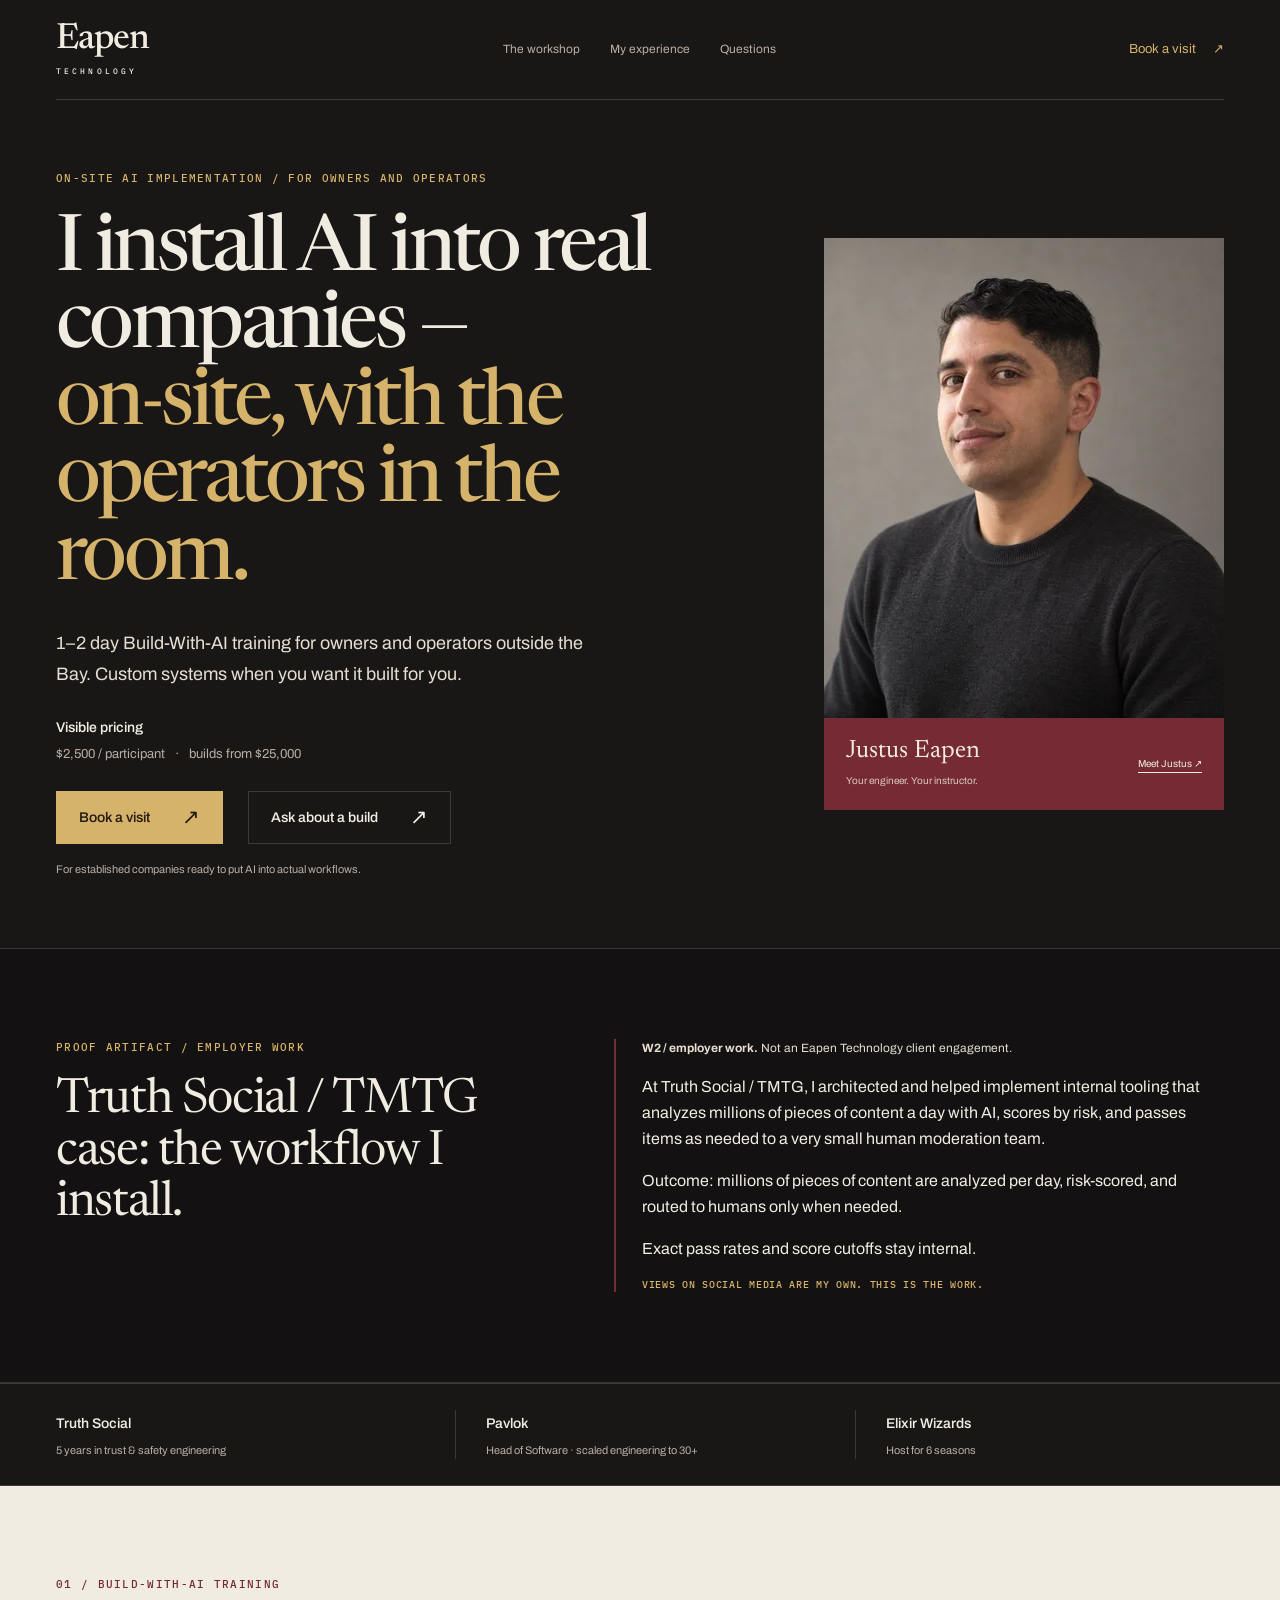
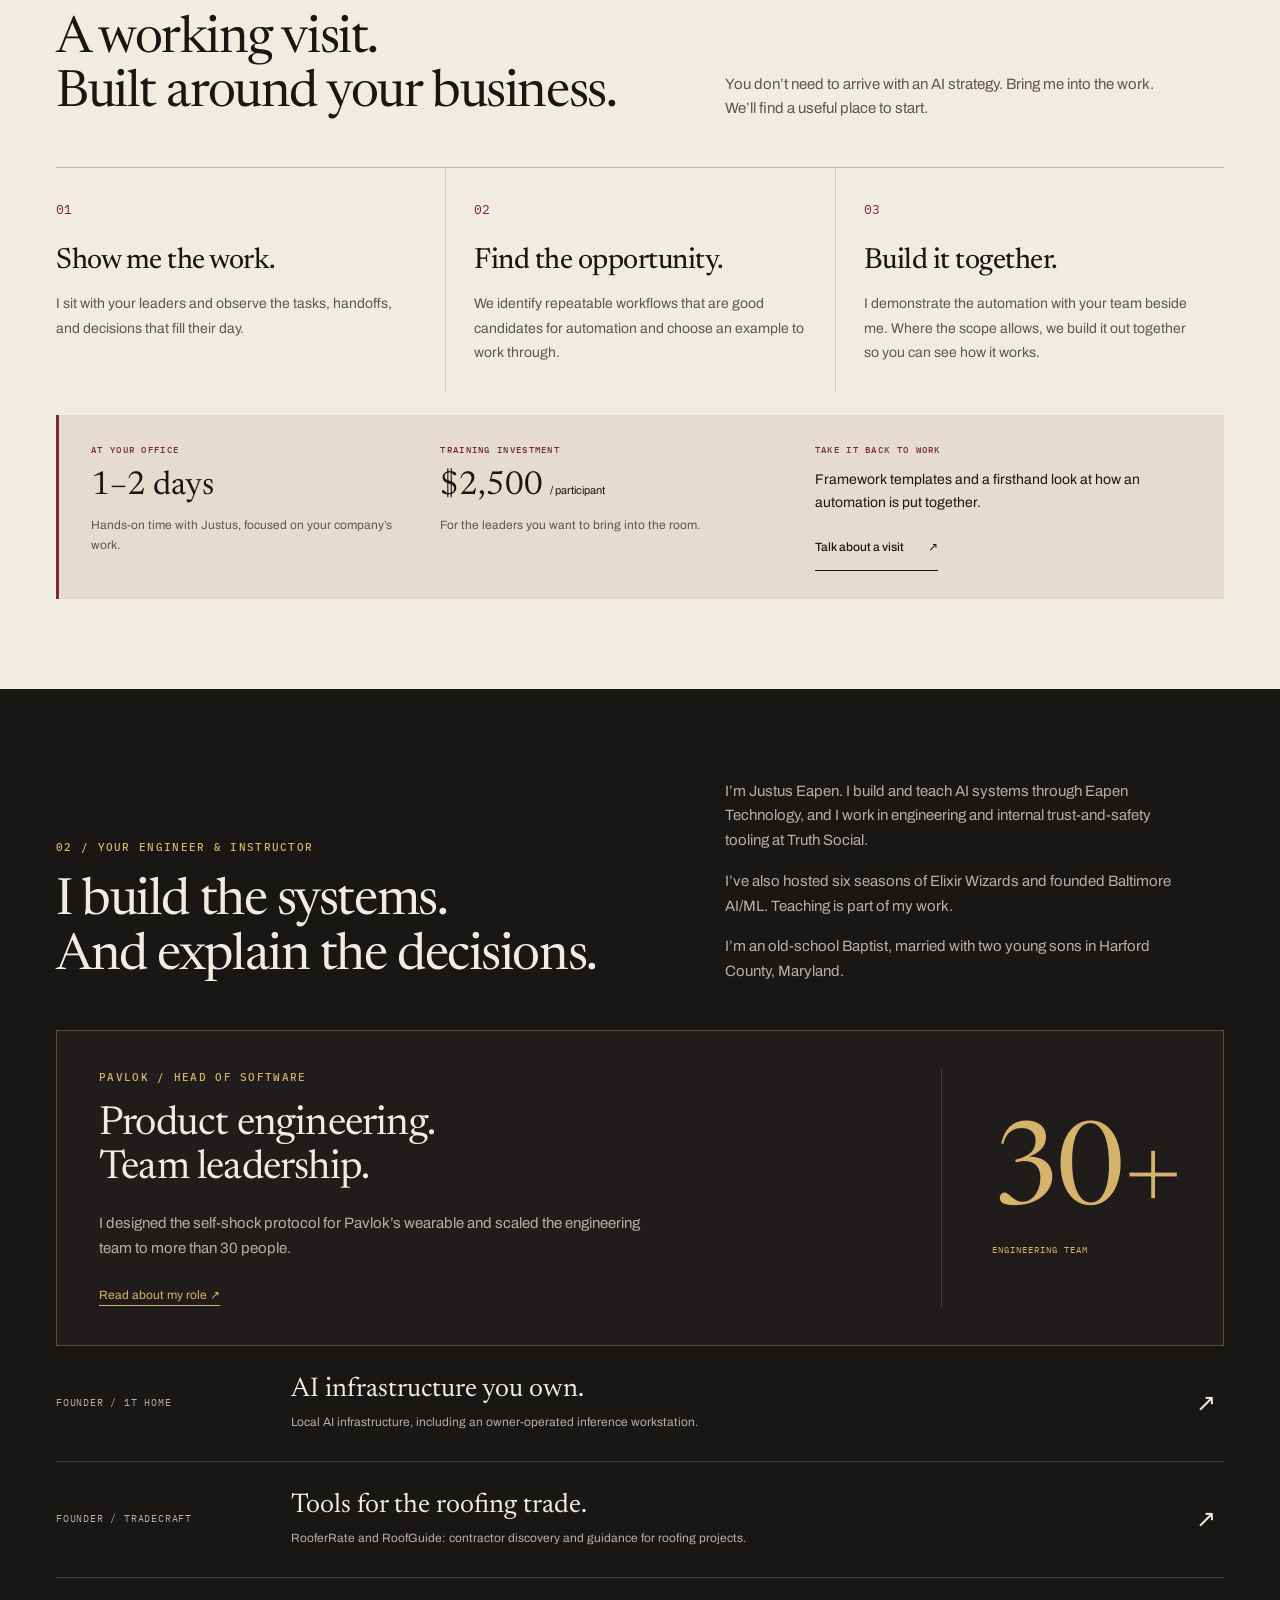
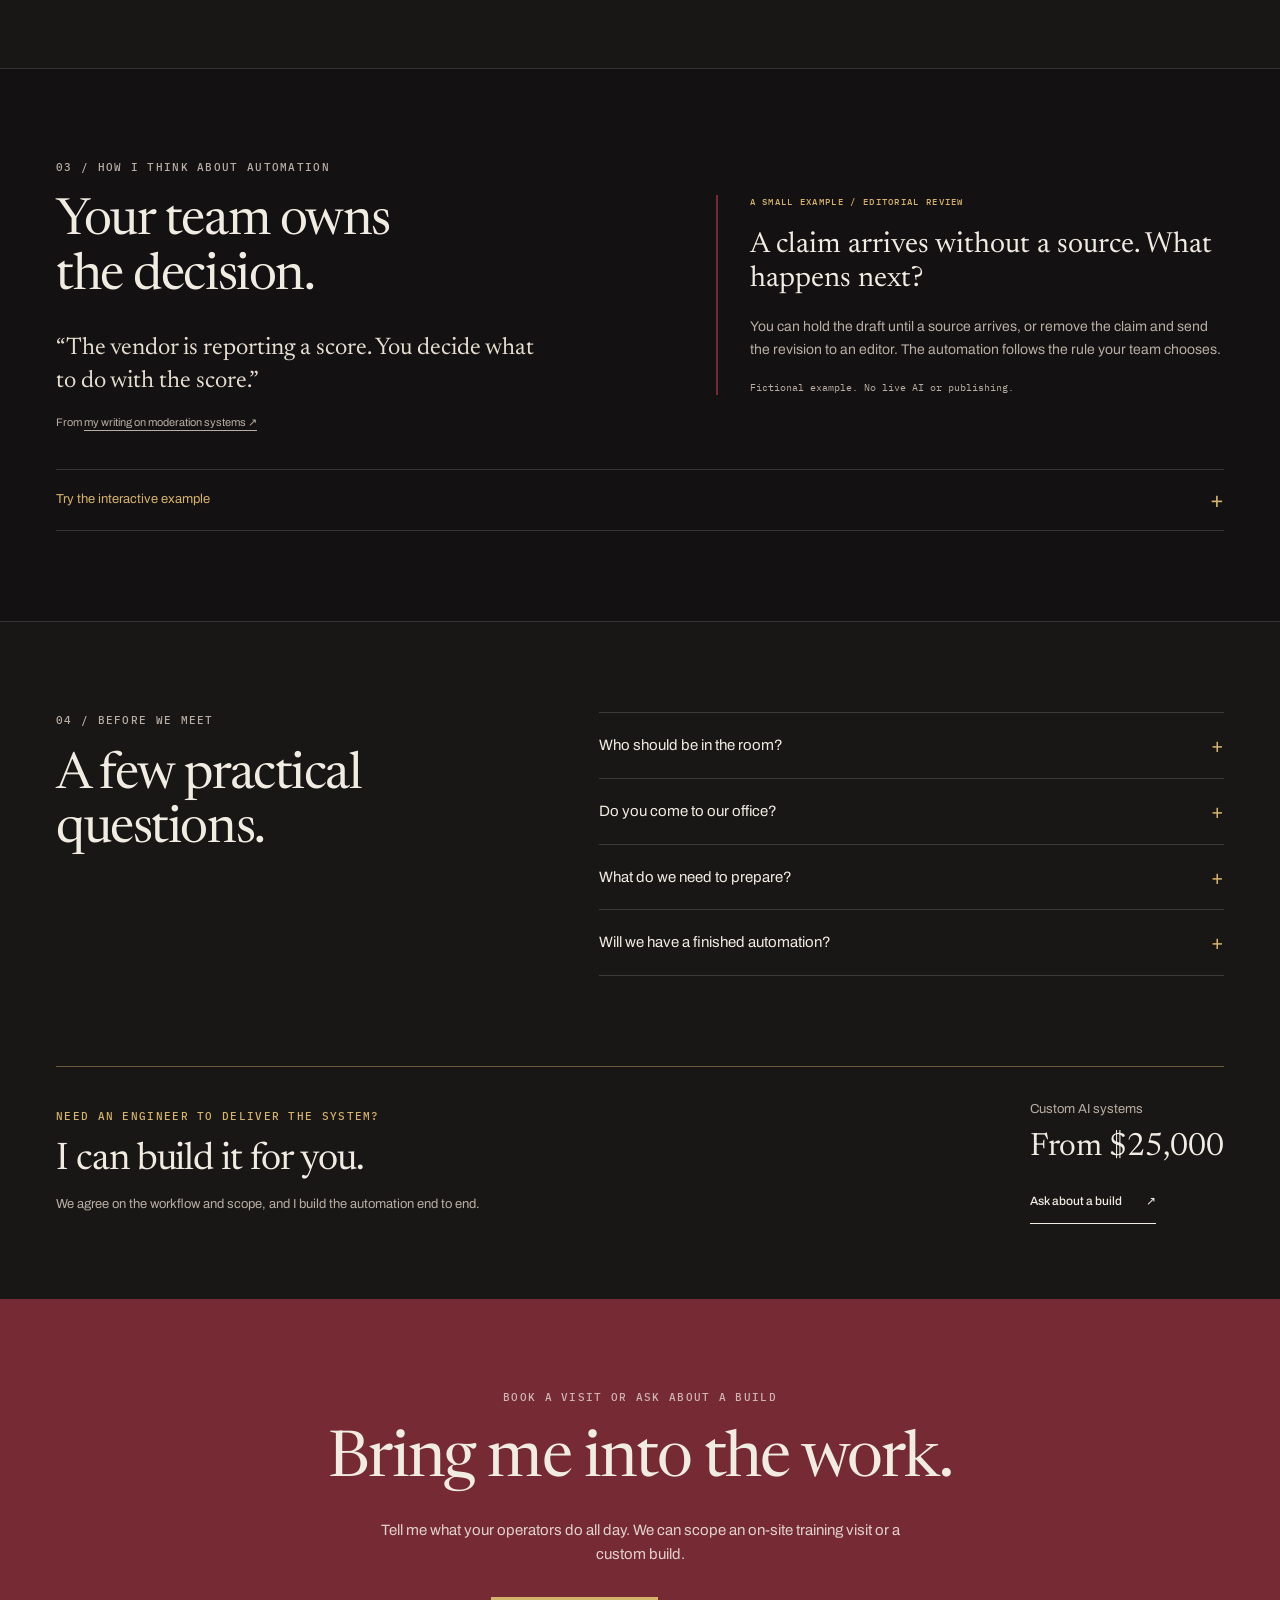
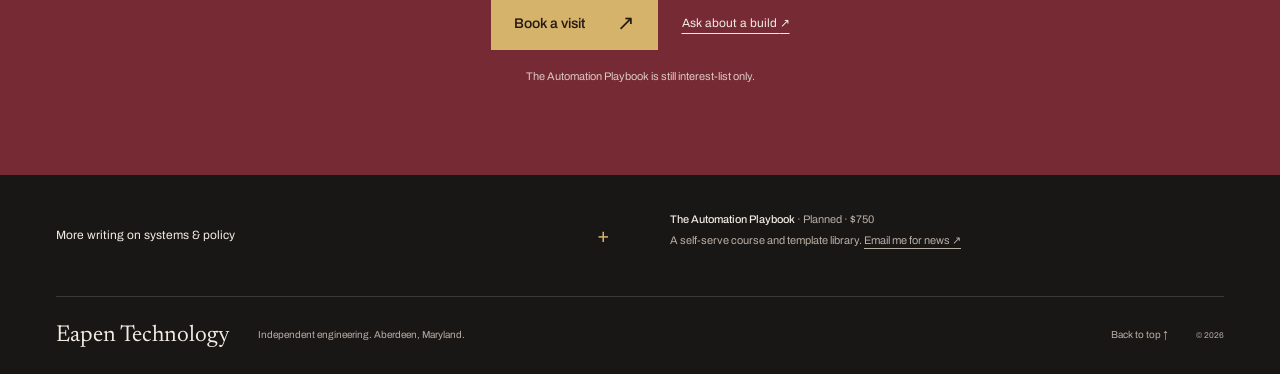
<file: index.html>
<!doctype html>
<html lang="en">
  <head>
    <meta charset="utf-8" />
    <meta name="viewport" content="width=device-width, initial-scale=1" />
    <meta name="theme-color" content="#191616" />
    <title>On-site AI Training and Custom Builds | Eapen Technology</title>
    <meta
      name="description"
      content="I install AI into real companies on-site with operators in the room. Build-With-AI training is $2,500 per participant. Custom builds start at $25,000."
    />
    <link rel="canonical" href="https://eapentechnology.com/" />
    <meta property="og:type" content="website" />
    <meta
      property="og:title"
      content="On-site AI Training and Custom Builds | Eapen Technology"
    />
    <meta
      property="og:description"
      content="I install AI into real companies on-site with operators in the room. Build-With-AI training is $2,500 per participant. Custom builds start at $25,000."
    />
    <meta property="og:url" content="https://eapentechnology.com/" />
    <meta
      property="og:image"
      content="https://eapentechnology.com/assets/social-card.png"
    />
    <meta name="twitter:card" content="summary_large_image" />
    <link rel="icon" href="/assets/favicon.svg" type="image/svg+xml" />
    <link rel="preconnect" href="https://fonts.googleapis.com" />
    <link rel="preconnect" href="https://fonts.gstatic.com" crossorigin />
    <link
      href="https://fonts.googleapis.com/css2?family=Archivo:wght@400;450;500;550;600;650;700&family=IBM+Plex+Mono:wght@400;450;500&family=Newsreader:ital,wght@0,400;0,450;0,500;0,600;1,400;1,450;1,500&display=swap"
      rel="stylesheet"
    />
    <link rel="stylesheet" href="/styles/site.css" />
    <link rel="stylesheet" href="/styles/workshop-demo.css" />
    <link rel="stylesheet" href="/styles/cases.css" />
  </head>
  <body>
    <a class="skip-link" href="#main">Skip to content</a>
    <header class="site-header wrap">
      <a class="brand" href="/" aria-label="Eapen Technology home"
        ><span>Eapen<span class="brand-sub">TECHNOLOGY</span></span></a
      >
      <nav aria-label="Main navigation">
        <a href="#offers">The workshop</a><a href="#work">My experience</a
        ><a href="#faq">Questions</a>
      </nav>
      <a
        class="header-cta"
        href="https://calendly.com/eapentechnology/get-acquainted"
        target="_blank"
        rel="noopener noreferrer"
        >Book a visit <span aria-hidden="true">↗</span></a
      >
    </header>
    <main id="main">
      <section class="hero" aria-labelledby="hero-title">
        <div class="hero-inner wrap">
          <div class="hero-copy">
            <p class="eyebrow hero-eyebrow">
              On-site AI implementation / For owners and operators
            </p>
            <h1 id="hero-title">
              I install AI into real companies —<br /><span
                >on-site, with the operators in the room.</span
              >
            </h1>
            <p class="hero-lead">
              1–2 day Build-With-AI training for owners and operators outside
              the Bay. Custom systems when you want it built for you.
            </p>
            <p class="hero-offer">
              <strong>Visible pricing</strong
              ><span
                >$2,500 / participant <span aria-hidden="true">·</span> builds
                from $25,000</span
              >
            </p>
            <div class="hero-actions">
              <a
                class="button button-gold"
                href="https://calendly.com/eapentechnology/get-acquainted"
                target="_blank"
                rel="noopener noreferrer"
                >Book a visit <span aria-hidden="true">↗</span></a
              ><a
                class="button button-ghost"
                href="mailto:justus@eapentechnology.com?subject=Custom%20AI%20build"
                >Ask about a build <span aria-hidden="true">↗</span></a
              >
            </div>
            <p class="hero-note">
              For established companies ready to put AI into actual workflows.
            </p>
          </div>
          <figure class="hero-portrait">
            <img
              src="/assets/justus-headshot-800.webp"
              srcset="
                /assets/justus-headshot-400.webp 400w,
                /assets/justus-headshot-800.webp 800w
              "
              sizes="(max-width:760px) 96px, (max-width:1100px) 34vw, 400px"
              width="800"
              height="1000"
              alt="Justus Eapen"
              fetchpriority="high"
            />
            <figcaption>
              <span
                ><strong>Justus Eapen</strong
                ><span>Your engineer. Your instructor.</span></span
              ><a href="#about" aria-label="About Justus Eapen"
                >Meet Justus <span aria-hidden="true">↗</span></a
              >
            </figcaption>
          </figure>
        </div>
      </section>

      <section
        class="employer-case section-space"
        aria-labelledby="employer-case-title"
      >
        <div class="wrap employer-case-inner">
          <div>
            <p class="eyebrow">Proof artifact / Employer work</p>
            <h2 id="employer-case-title">
              Truth Social / TMTG case: the workflow I install.
            </h2>
          </div>
          <div class="employer-case-copy">
            <p class="employer-case-label">
              <strong>W2 / employer work.</strong> Not an Eapen Technology client
              engagement.
            </p>
            <p>
              At Truth Social / TMTG, I architected and helped implement
              internal tooling that analyzes millions of pieces of content a day
              with AI, scores by risk, and passes items as needed to a very
              small human moderation team.
            </p>
            <p>
              Outcome: millions of pieces of content are analyzed per day,
              risk-scored, and routed to humans only when needed.
            </p>
            <p>
              Exact pass rates and score cutoffs stay internal.
            </p>
            <p class="employer-case-fence">
              Views on social media are my own. This is the work.
            </p>
          </div>
        </div>
      </section>

      <div class="experience-strip">
        <div class="wrap experience-inner">
          <div>
            <strong>Truth Social</strong
            ><span>5 years in trust &amp; safety engineering</span>
          </div>
          <div>
            <strong>Pavlok</strong
            ><span>Head of Software · scaled engineering to 30+</span>
          </div>
          <div>
            <strong>Elixir Wizards</strong><span>Host for 6 seasons</span>
          </div>
        </div>
      </div>

      <section
        id="offers"
        class="offers section-space"
        aria-labelledby="offers-title"
      >
        <div class="wrap">
          <div class="section-intro">
            <div>
              <p class="eyebrow">01 / Build-With-AI Training</p>
              <h2 id="offers-title">
                A working visit.<br />Built around your business.
              </h2>
            </div>
            <p class="section-description">
              You don’t need to arrive with an AI strategy. Bring me into the
              work. We’ll find a useful place to start.
            </p>
          </div>
          <ol class="visit-steps">
            <li>
              <span class="step-number">01</span>
              <h3>Show me the work.</h3>
              <p>
                I sit with your leaders and observe the tasks, handoffs, and
                decisions that fill their day.
              </p>
            </li>
            <li>
              <span class="step-number">02</span>
              <h3>Find the opportunity.</h3>
              <p>
                We identify repeatable workflows that are good candidates for
                automation and choose an example to work through.
              </p>
            </li>
            <li>
              <span class="step-number">03</span>
              <h3>Build it together.</h3>
              <p>
                I demonstrate the automation with your team beside me. Where the
                scope allows, we build it out together so you can see how it
                works.
              </p>
            </li>
          </ol>
          <div class="training-summary">
            <div>
              <span class="eyebrow">At your office</span
              ><strong>1–2 days</strong>
              <p>Hands-on time with Justus, focused on your company’s work.</p>
            </div>
            <div>
              <span class="eyebrow">Training investment</span
              ><strong>$2,500 <small>/ participant</small></strong>
              <p>For the leaders you want to bring into the room.</p>
            </div>
            <div>
              <span class="eyebrow">Take it back to work</span>
              <p class="takeaway">
                Framework templates and a firsthand look at how an automation is
                put together.
              </p>
              <a class="underlined-link" href="#contact"
                >Talk about a visit <span aria-hidden="true">↗</span></a
              >
            </div>
          </div>
        </div>
      </section>

      <section
        id="work"
        class="work section-space"
        aria-labelledby="work-title"
      >
        <div class="wrap">
          <div class="section-intro" id="about">
            <div>
              <p class="eyebrow">02 / Your engineer &amp; instructor</p>
              <h2 id="work-title">
                I build the systems.<br />And explain the decisions.
              </h2>
            </div>
            <div class="section-description">
              <p>
                I’m Justus Eapen. I build and teach AI systems through Eapen
                Technology, and I work in engineering and internal trust-and-safety
                tooling at Truth Social.
              </p>
              <p>
                I’ve also hosted six seasons of Elixir Wizards and founded
                Baltimore AI/ML. Teaching is part of my work.
              </p>
              <p>
                I’m an old-school Baptist, married with two young sons in
                Harford County, Maryland.
              </p>
            </div>
          </div>
          <div class="work-evidence">
            <a
              class="project featured-project"
              href="/work/pavlok.html"
              data-case
            >
              <div>
                <span class="eyebrow">Pavlok / Head of Software</span>
                <h3>Product engineering.<br />Team leadership.</h3>
                <p>
                  I designed the self-shock protocol for Pavlok’s wearable and
                  scaled the engineering team to more than 30 people.
                </p>
                <span class="project-link"
                  >Read about my role <span aria-hidden="true">↗</span></span
                >
              </div>
              <div class="team-proof" aria-hidden="true">
                <strong>30+</strong><span>ENGINEERING TEAM</span>
              </div>
              <span class="case-loading"></span>
            </a>
            <div class="project-list">
              <a class="project project-row" href="/work/1t-home.html" data-case
                ><span class="project-role">Founder / 1T Home</span>
                <div>
                  <h3>AI infrastructure you own.</h3>
                  <p>
                    Local AI infrastructure, including an owner-operated
                    inference workstation.
                  </p>
                </div>
                <span class="project-open" aria-hidden="true">↗</span
                ><span class="case-loading"></span
              ></a>
              <a
                class="project project-row"
                href="/work/tradecraft.html"
                data-case
                ><span class="project-role">Founder / TradeCraft</span>
                <div>
                  <h3>Tools for the roofing trade.</h3>
                  <p>
                    RooferRate and RoofGuide: contractor discovery and guidance
                    for roofing projects.
                  </p>
                </div>
                <span class="project-open" aria-hidden="true">↗</span
                ><span class="case-loading"></span
              ></a>
            </div>
          </div>
        </div>
      </section>

      <section
        id="method"
        class="method section-space"
        aria-labelledby="method-title"
      >
        <div class="wrap">
          <div class="method-grid">
            <div>
              <p class="eyebrow">03 / How I think about automation</p>
              <h2 id="method-title">Your team owns<br />the decision.</h2>
              <blockquote>
                “The vendor is reporting a score. You decide what to do with the
                score.”
              </blockquote>
              <p class="quote-source">
                From
                <a href="/essays/moderation-without-the-lean.html"
                  >my writing on moderation systems
                  <span aria-hidden="true">↗</span></a
                >
              </p>
            </div>
            <div class="method-example">
              <span class="eyebrow">A small example / Editorial review</span>
              <h3>A claim arrives without a source. What happens next?</h3>
              <p>
                You can hold the draft until a source arrives, or remove the
                claim and send the revision to an editor. The automation follows
                the rule your team chooses.
              </p>
              <p class="example-label">
                Fictional example. No live AI or publishing.
              </p>
            </div>
          </div>
          <details class="demo-disclosure" id="workflow-example">
            <summary>
              <span>Try the interactive example</span
              ><span class="disclosure-sign" aria-hidden="true">+</span>
            </summary>
            <div id="workflow-stage">
              <div class="workflow-fallback">
                <p class="eyebrow">Illustrative editorial workflow</p>
                <h3>From a draft to a decision.</h3>
                <p>
                  A fictional library announcement contains an unsupported
                  claim. The workflow flags the missing source for review.
                </p>
                <ol>
                  <li>
                    <strong>Request a source:</strong> hold the submission until
                    the claim can be checked.
                  </li>
                  <li>
                    <strong>Omit the unsupported claim:</strong> remove it and
                    prepare a revised brief for the editor.
                  </li>
                </ol>
                <p>
                  A sample with a source goes to editor review. Nothing is
                  published. The person sets the rule; the system applies it.
                </p>
              </div>
            </div>
          </details>
        </div>
      </section>

      <section id="faq" class="faq section-space" aria-labelledby="faq-title">
        <div class="wrap faq-grid">
          <div>
            <p class="eyebrow">04 / Before we meet</p>
            <h2 id="faq-title">A few practical<br />questions.</h2>
          </div>
          <div class="faq-list">
            <details>
              <summary>
                Who should be in the room?<span aria-hidden="true">+</span>
              </summary>
              <p>
                Leaders at an established company who want to understand how
                current AI tools can help their business. The visit starts with
                work they already know: how a task gets done, where it slows
                down, and who makes the decisions.
              </p>
            </details>
            <details>
              <summary>
                Do you come to our office?<span aria-hidden="true">+</span>
              </summary>
              <p>
                Yes. I travel to you and work with your team on site for 1–2
                days. We’ll discuss your location, participants, and visit
                arrangements in advance.
              </p>
            </details>
            <details>
              <summary>
                What do we need to prepare?<span aria-hidden="true">+</span>
              </summary>
              <p>
                Start with a recurring task you’d like me to see. In our first
                conversation, we’ll discuss the people involved, the tools they
                use, and what we can work through together.
              </p>
            </details>
            <details>
              <summary>
                Will we have a finished automation?<span aria-hidden="true"
                  >+</span
                >
              </summary>
              <p>
                The workshop centers on demonstration and learning through your
                actual work. I may build the automation alongside you when the
                scope allows. A production build, integrations, or a broader
                rollout can be scoped separately.
              </p>
            </details>
          </div>
        </div>
      </section>

      <section id="build" class="custom-build" aria-labelledby="build-title">
        <div class="wrap build-inner">
          <div>
            <p class="eyebrow">Need an engineer to deliver the system?</p>
            <h2 id="build-title">I can build it for you.</h2>
            <p>
              We agree on the workflow and scope, and I build the automation end
              to end.
            </p>
          </div>
          <div>
            <p class="build-price">
              Custom AI systems<br /><strong>From $25,000</strong>
            </p>
            <a
              class="underlined-link"
              href="mailto:justus@eapentechnology.com?subject=Custom%20AI%20build"
              >Ask about a build <span aria-hidden="true">↗</span></a
            >
          </div>
        </div>
      </section>

      <section
        id="contact"
        class="contact section-space"
        aria-labelledby="contact-title"
      >
        <div class="wrap contact-content">
          <p class="eyebrow">Book a visit or ask about a build</p>
          <h2 id="contact-title">Bring me into the work.</h2>
          <p>
            Tell me what your operators do all day. We can scope an on-site
            training visit or a custom build.
          </p>
          <div class="contact-actions">
            <a
              class="button button-gold"
              href="https://calendly.com/eapentechnology/get-acquainted"
              target="_blank"
              rel="noopener noreferrer"
              >Book a visit <span aria-hidden="true">↗</span></a
            ><a
              class="contact-email"
              href="mailto:justus@eapentechnology.com?subject=Custom%20AI%20build"
              >Ask about a build
              <span aria-hidden="true">↗</span></a
            >
          </div>
          <p class="contact-note">
            The Automation Playbook is still interest-list only.
          </p>
        </div>
      </section>

      <div class="afterword wrap">
        <details id="essays" class="writing-disclosure">
          <summary>
            More writing on systems &amp; policy
            <span aria-hidden="true">+</span>
          </summary>
          <div class="essay-list">
            <a href="/essays/moderation-without-the-lean.html"
              >How to build moderation that doesn’t lean left
              <span aria-hidden="true">↗</span></a
            ><a href="/essays/platform-risk-is-political-risk.html"
              >What the deplatforming of Parler actually taught us
              <span aria-hidden="true">↗</span></a
            ><a href="/essays/why-the-bay-cant-help.html"
              >Why Bay Area consultancies can’t help you with moderation
              <span aria-hidden="true">↗</span></a
            >
          </div>
        </details>
        <p class="playbook-note">
          <strong>The Automation Playbook</strong> · Planned · $750<br />A
          self-serve course and template library.
          <a
            href="mailto:justus@eapentechnology.com?subject=Automation%20Playbook%20interest"
            >Email me for news <span aria-hidden="true">↗</span></a
          >
        </p>
      </div>
    </main>
    <footer class="site-footer wrap">
      <a class="footer-brand" href="/">Eapen Technology</a
      ><span>Independent engineering. Aberdeen, Maryland.</span
      ><a href="#main">Back to top ↑</a><small>© 2026</small>
    </footer>
    <dialog id="case-dialog" class="case-dialog" aria-label="Project story">
      <button
        class="dialog-close"
        type="button"
        aria-label="Close project story"
      >
        <span>BACK TO SELECTED WORK</span><span aria-hidden="true">×</span>
      </button>
      <div id="case-content"></div>
    </dialog>
    <div
      class="sr-only"
      id="navigation-status"
      role="status"
      aria-live="polite"
    ></div>
    <script type="module" src="/scripts/site.js"></script>
  </body>
</html>
</file>
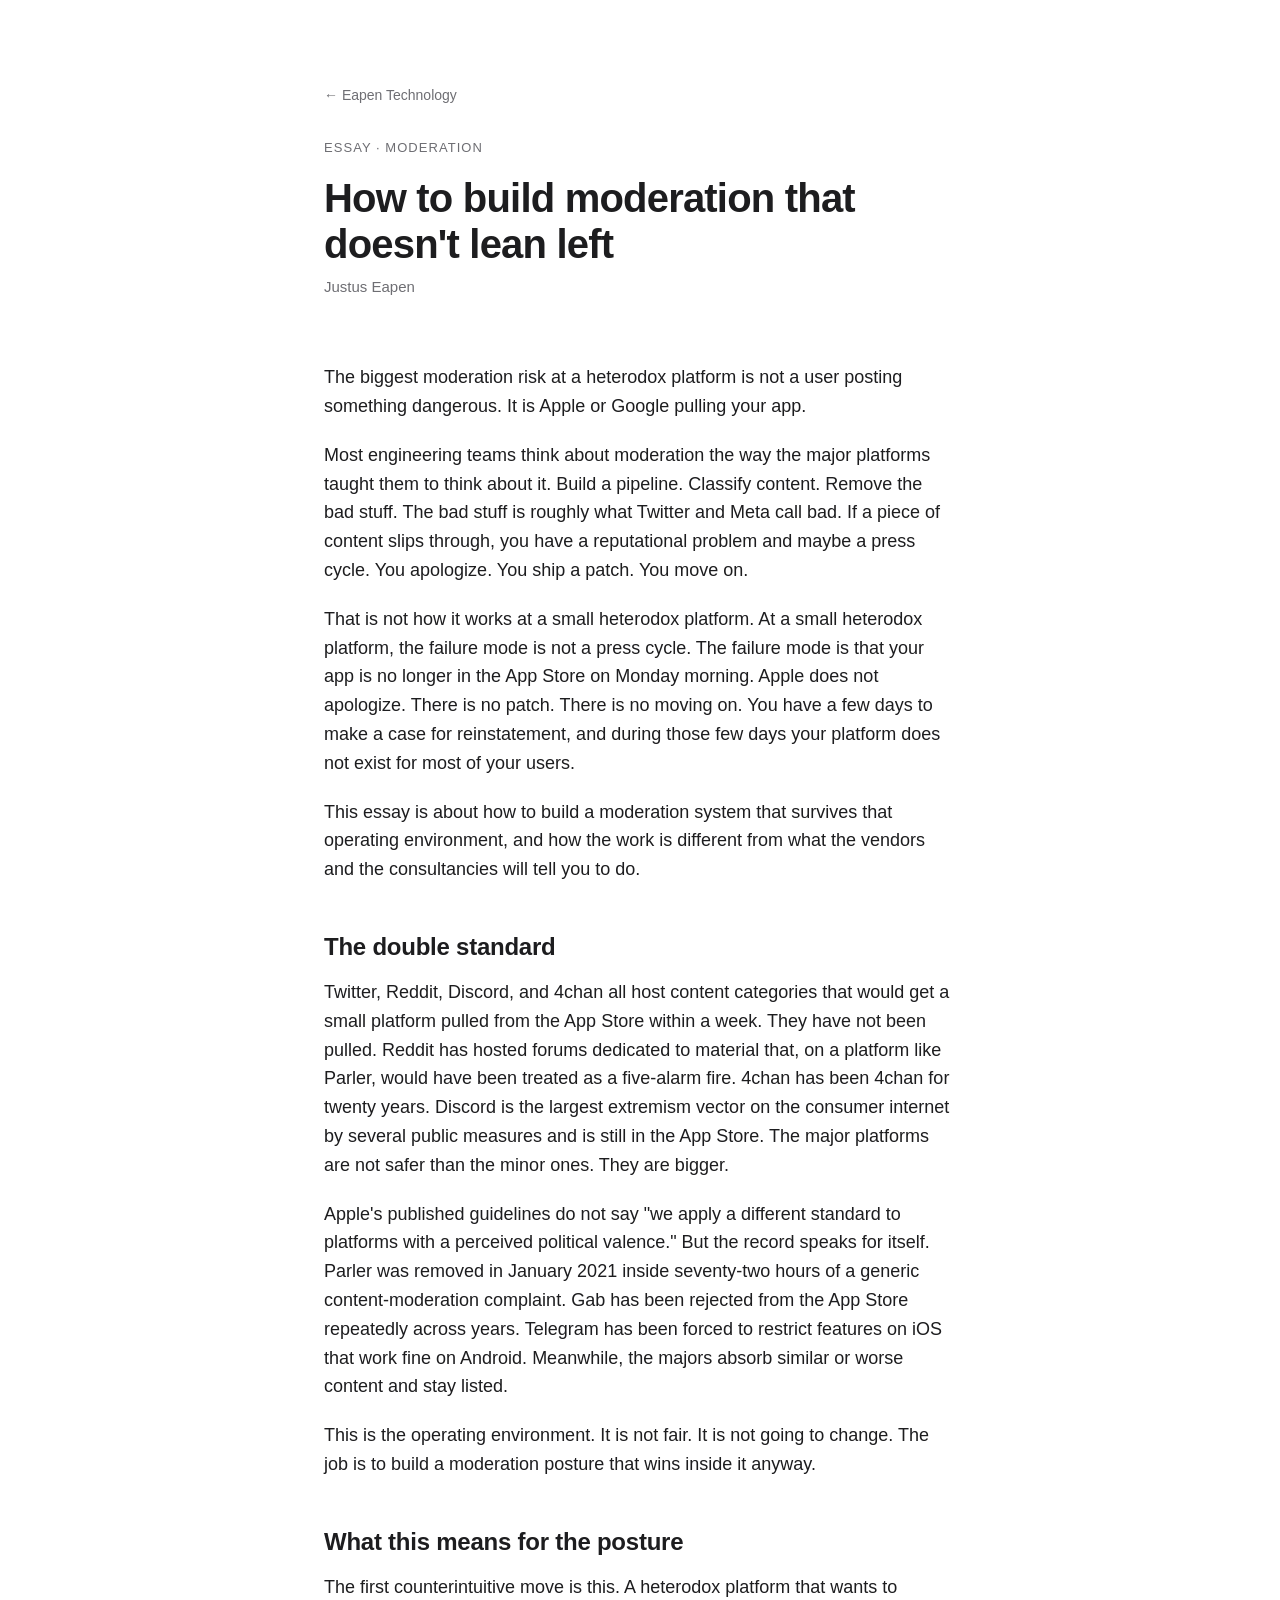
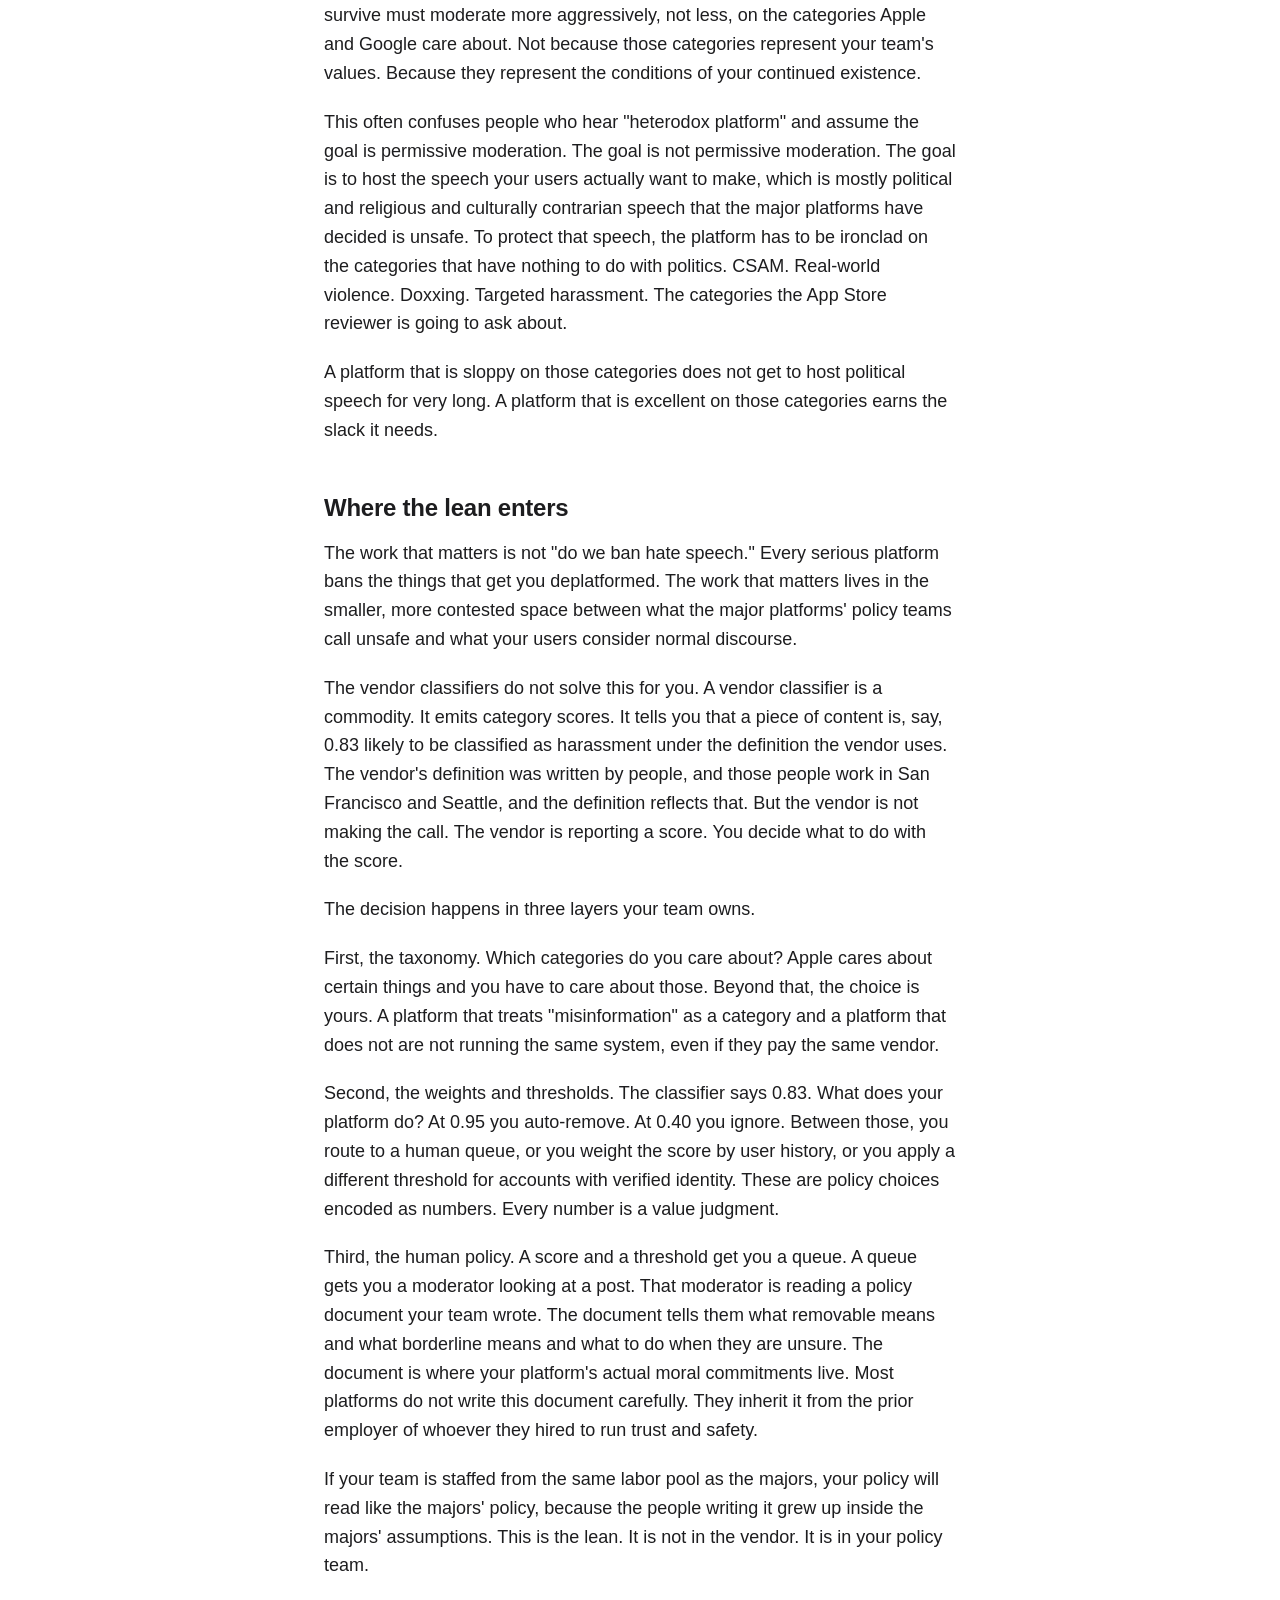
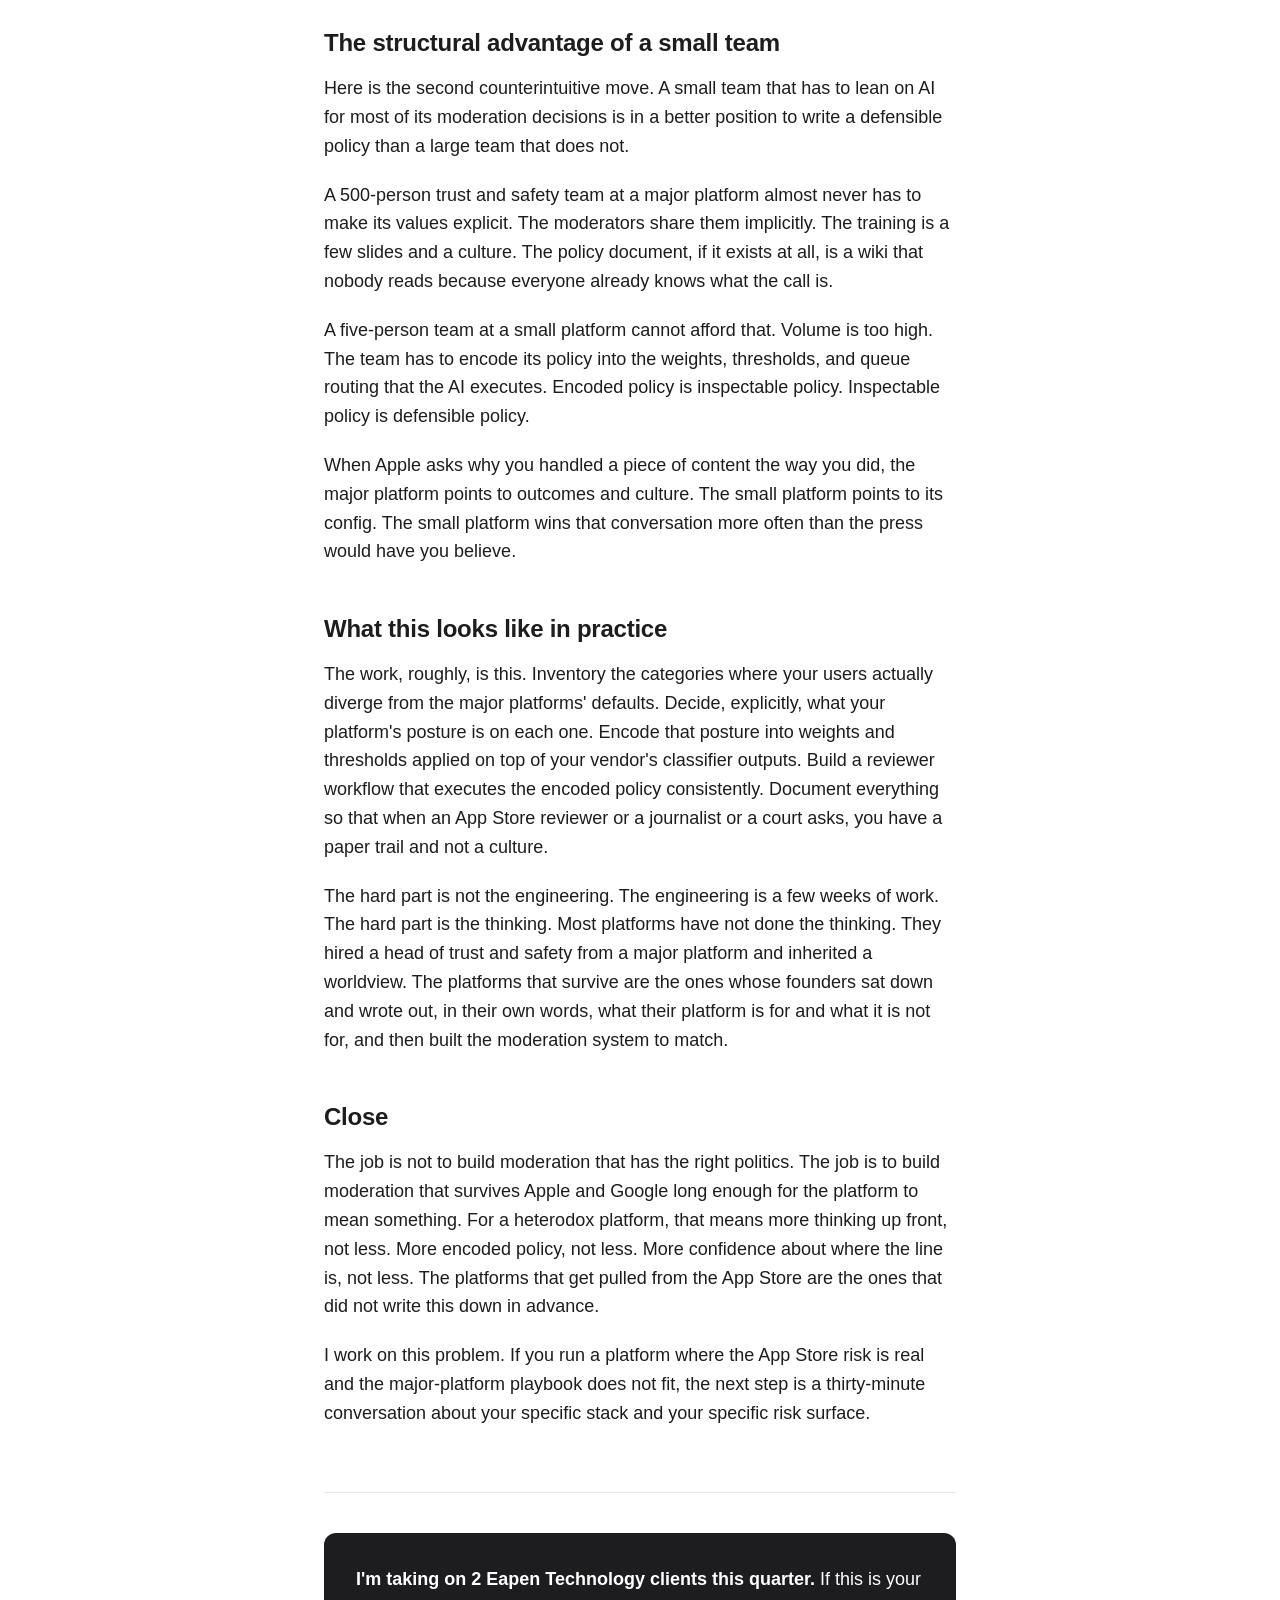
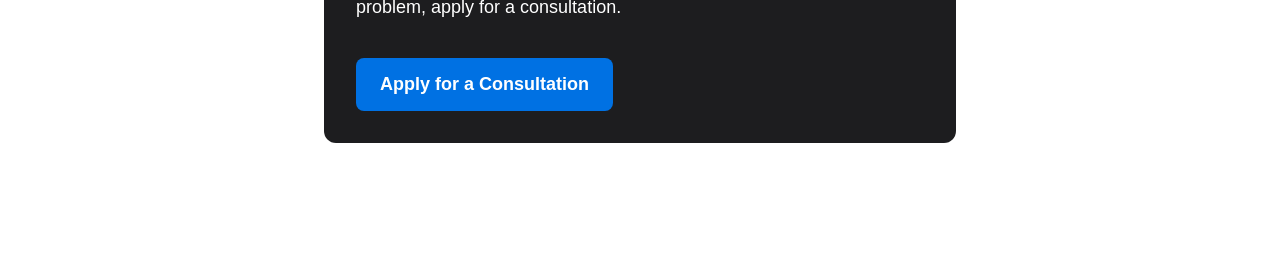
<file: essays/moderation-without-the-lean.html>
<!DOCTYPE html>
<html lang="en">
<head>
<meta charset="UTF-8">
<meta name="viewport" content="width=device-width, initial-scale=1.0">
<title>How to build moderation that doesn't lean left — Eapen Technology</title>
<meta name="description" content="The biggest moderation risk at a heterodox platform is not a user posting something dangerous. It is Apple or Google pulling your app.">
<meta property="og:title" content="How to build moderation that doesn't lean left">
<meta property="og:description" content="The biggest moderation risk at a heterodox platform is not a user posting something dangerous. It is Apple or Google pulling your app.">
<meta property="og:type" content="article">
<style>
:root {
  --text: #1d1d1f;
  --muted: #6e6e73;
  --accent: #0071e3;
  --bg: #ffffff;
  --rule: #e5e5e7;
}
* { box-sizing: border-box; }
body {
  font-family: -apple-system, BlinkMacSystemFont, "SF Pro Text", "Helvetica Neue", Arial, sans-serif;
  color: var(--text);
  background: var(--bg);
  max-width: 680px;
  margin: 0 auto;
  padding: 80px 24px 120px;
  line-height: 1.6;
  font-size: 18px;
}
header { margin-bottom: 64px; }
.eyebrow {
  font-size: 13px;
  letter-spacing: 0.08em;
  text-transform: uppercase;
  color: var(--muted);
  margin-bottom: 16px;
}
h1 {
  font-size: 40px;
  line-height: 1.15;
  font-weight: 600;
  letter-spacing: -0.02em;
  margin: 0 0 8px;
}
.byline {
  color: var(--muted);
  font-size: 15px;
}
h2 {
  font-size: 24px;
  line-height: 1.25;
  font-weight: 600;
  letter-spacing: -0.01em;
  margin: 48px 0 16px;
}
p { margin: 0 0 20px; }
a { color: var(--accent); text-decoration: none; }
a:hover { text-decoration: underline; }
hr {
  border: none;
  border-top: 1px solid var(--rule);
  margin: 64px 0 40px;
}
.cta {
  background: var(--text);
  color: white;
  padding: 32px;
  border-radius: 12px;
}
.cta a.btn {
  display: inline-block;
  background: var(--accent);
  color: white;
  padding: 12px 24px;
  border-radius: 8px;
  font-weight: 600;
  margin-top: 16px;
}
.cta a.btn:hover { text-decoration: none; opacity: 0.9; }
.home-link {
  display: inline-block;
  margin-bottom: 32px;
  color: var(--muted);
  font-size: 14px;
}
</style>
</head>
<body>
<a href="/" class="home-link">← Eapen Technology</a>
<header>
  <div class="eyebrow">Essay · Moderation</div>
  <h1>How to build moderation that doesn't lean left</h1>
  <p class="byline">Justus Eapen</p>
</header>

<p>The biggest moderation risk at a heterodox platform is not a user posting something dangerous. It is Apple or Google pulling your app.</p>

<p>Most engineering teams think about moderation the way the major platforms taught them to think about it. Build a pipeline. Classify content. Remove the bad stuff. The bad stuff is roughly what Twitter and Meta call bad. If a piece of content slips through, you have a reputational problem and maybe a press cycle. You apologize. You ship a patch. You move on.</p>

<p>That is not how it works at a small heterodox platform. At a small heterodox platform, the failure mode is not a press cycle. The failure mode is that your app is no longer in the App Store on Monday morning. Apple does not apologize. There is no patch. There is no moving on. You have a few days to make a case for reinstatement, and during those few days your platform does not exist for most of your users.</p>

<p>This essay is about how to build a moderation system that survives that operating environment, and how the work is different from what the vendors and the consultancies will tell you to do.</p>

<h2>The double standard</h2>

<p>Twitter, Reddit, Discord, and 4chan all host content categories that would get a small platform pulled from the App Store within a week. They have not been pulled. Reddit has hosted forums dedicated to material that, on a platform like Parler, would have been treated as a five-alarm fire. 4chan has been 4chan for twenty years. Discord is the largest extremism vector on the consumer internet by several public measures and is still in the App Store. The major platforms are not safer than the minor ones. They are bigger.</p>

<p>Apple's published guidelines do not say "we apply a different standard to platforms with a perceived political valence." But the record speaks for itself. Parler was removed in January 2021 inside seventy-two hours of a generic content-moderation complaint. Gab has been rejected from the App Store repeatedly across years. Telegram has been forced to restrict features on iOS that work fine on Android. Meanwhile, the majors absorb similar or worse content and stay listed.</p>

<p>This is the operating environment. It is not fair. It is not going to change. The job is to build a moderation posture that wins inside it anyway.</p>

<h2>What this means for the posture</h2>

<p>The first counterintuitive move is this. A heterodox platform that wants to survive must moderate more aggressively, not less, on the categories Apple and Google care about. Not because those categories represent your team's values. Because they represent the conditions of your continued existence.</p>

<p>This often confuses people who hear "heterodox platform" and assume the goal is permissive moderation. The goal is not permissive moderation. The goal is to host the speech your users actually want to make, which is mostly political and religious and culturally contrarian speech that the major platforms have decided is unsafe. To protect that speech, the platform has to be ironclad on the categories that have nothing to do with politics. CSAM. Real-world violence. Doxxing. Targeted harassment. The categories the App Store reviewer is going to ask about.</p>

<p>A platform that is sloppy on those categories does not get to host political speech for very long. A platform that is excellent on those categories earns the slack it needs.</p>

<h2>Where the lean enters</h2>

<p>The work that matters is not "do we ban hate speech." Every serious platform bans the things that get you deplatformed. The work that matters lives in the smaller, more contested space between what the major platforms' policy teams call unsafe and what your users consider normal discourse.</p>

<p>The vendor classifiers do not solve this for you. A vendor classifier is a commodity. It emits category scores. It tells you that a piece of content is, say, 0.83 likely to be classified as harassment under the definition the vendor uses. The vendor's definition was written by people, and those people work in San Francisco and Seattle, and the definition reflects that. But the vendor is not making the call. The vendor is reporting a score. You decide what to do with the score.</p>

<p>The decision happens in three layers your team owns.</p>

<p>First, the taxonomy. Which categories do you care about? Apple cares about certain things and you have to care about those. Beyond that, the choice is yours. A platform that treats "misinformation" as a category and a platform that does not are not running the same system, even if they pay the same vendor.</p>

<p>Second, the weights and thresholds. The classifier says 0.83. What does your platform do? At 0.95 you auto-remove. At 0.40 you ignore. Between those, you route to a human queue, or you weight the score by user history, or you apply a different threshold for accounts with verified identity. These are policy choices encoded as numbers. Every number is a value judgment.</p>

<p>Third, the human policy. A score and a threshold get you a queue. A queue gets you a moderator looking at a post. That moderator is reading a policy document your team wrote. The document tells them what removable means and what borderline means and what to do when they are unsure. The document is where your platform's actual moral commitments live. Most platforms do not write this document carefully. They inherit it from the prior employer of whoever they hired to run trust and safety.</p>

<p>If your team is staffed from the same labor pool as the majors, your policy will read like the majors' policy, because the people writing it grew up inside the majors' assumptions. This is the lean. It is not in the vendor. It is in your policy team.</p>

<h2>The structural advantage of a small team</h2>

<p>Here is the second counterintuitive move. A small team that has to lean on AI for most of its moderation decisions is in a better position to write a defensible policy than a large team that does not.</p>

<p>A 500-person trust and safety team at a major platform almost never has to make its values explicit. The moderators share them implicitly. The training is a few slides and a culture. The policy document, if it exists at all, is a wiki that nobody reads because everyone already knows what the call is.</p>

<p>A five-person team at a small platform cannot afford that. Volume is too high. The team has to encode its policy into the weights, thresholds, and queue routing that the AI executes. Encoded policy is inspectable policy. Inspectable policy is defensible policy.</p>

<p>When Apple asks why you handled a piece of content the way you did, the major platform points to outcomes and culture. The small platform points to its config. The small platform wins that conversation more often than the press would have you believe.</p>

<h2>What this looks like in practice</h2>

<p>The work, roughly, is this. Inventory the categories where your users actually diverge from the major platforms' defaults. Decide, explicitly, what your platform's posture is on each one. Encode that posture into weights and thresholds applied on top of your vendor's classifier outputs. Build a reviewer workflow that executes the encoded policy consistently. Document everything so that when an App Store reviewer or a journalist or a court asks, you have a paper trail and not a culture.</p>

<p>The hard part is not the engineering. The engineering is a few weeks of work. The hard part is the thinking. Most platforms have not done the thinking. They hired a head of trust and safety from a major platform and inherited a worldview. The platforms that survive are the ones whose founders sat down and wrote out, in their own words, what their platform is for and what it is not for, and then built the moderation system to match.</p>

<h2>Close</h2>

<p>The job is not to build moderation that has the right politics. The job is to build moderation that survives Apple and Google long enough for the platform to mean something. For a heterodox platform, that means more thinking up front, not less. More encoded policy, not less. More confidence about where the line is, not less. The platforms that get pulled from the App Store are the ones that did not write this down in advance.</p>

<p>I work on this problem. If you run a platform where the App Store risk is real and the major-platform playbook does not fit, the next step is a thirty-minute conversation about your specific stack and your specific risk surface.</p>

<hr>
<div class="cta">
  <p><strong>I'm taking on 2 Eapen Technology clients this quarter.</strong> If this is your problem, apply for a consultation.</p>
  <a href="https://calendly.com/eapentechnology/get-acquainted" class="btn" target="_blank" rel="noopener noreferrer">Apply for a Consultation</a>
</div>
</body>
</html>
</file>
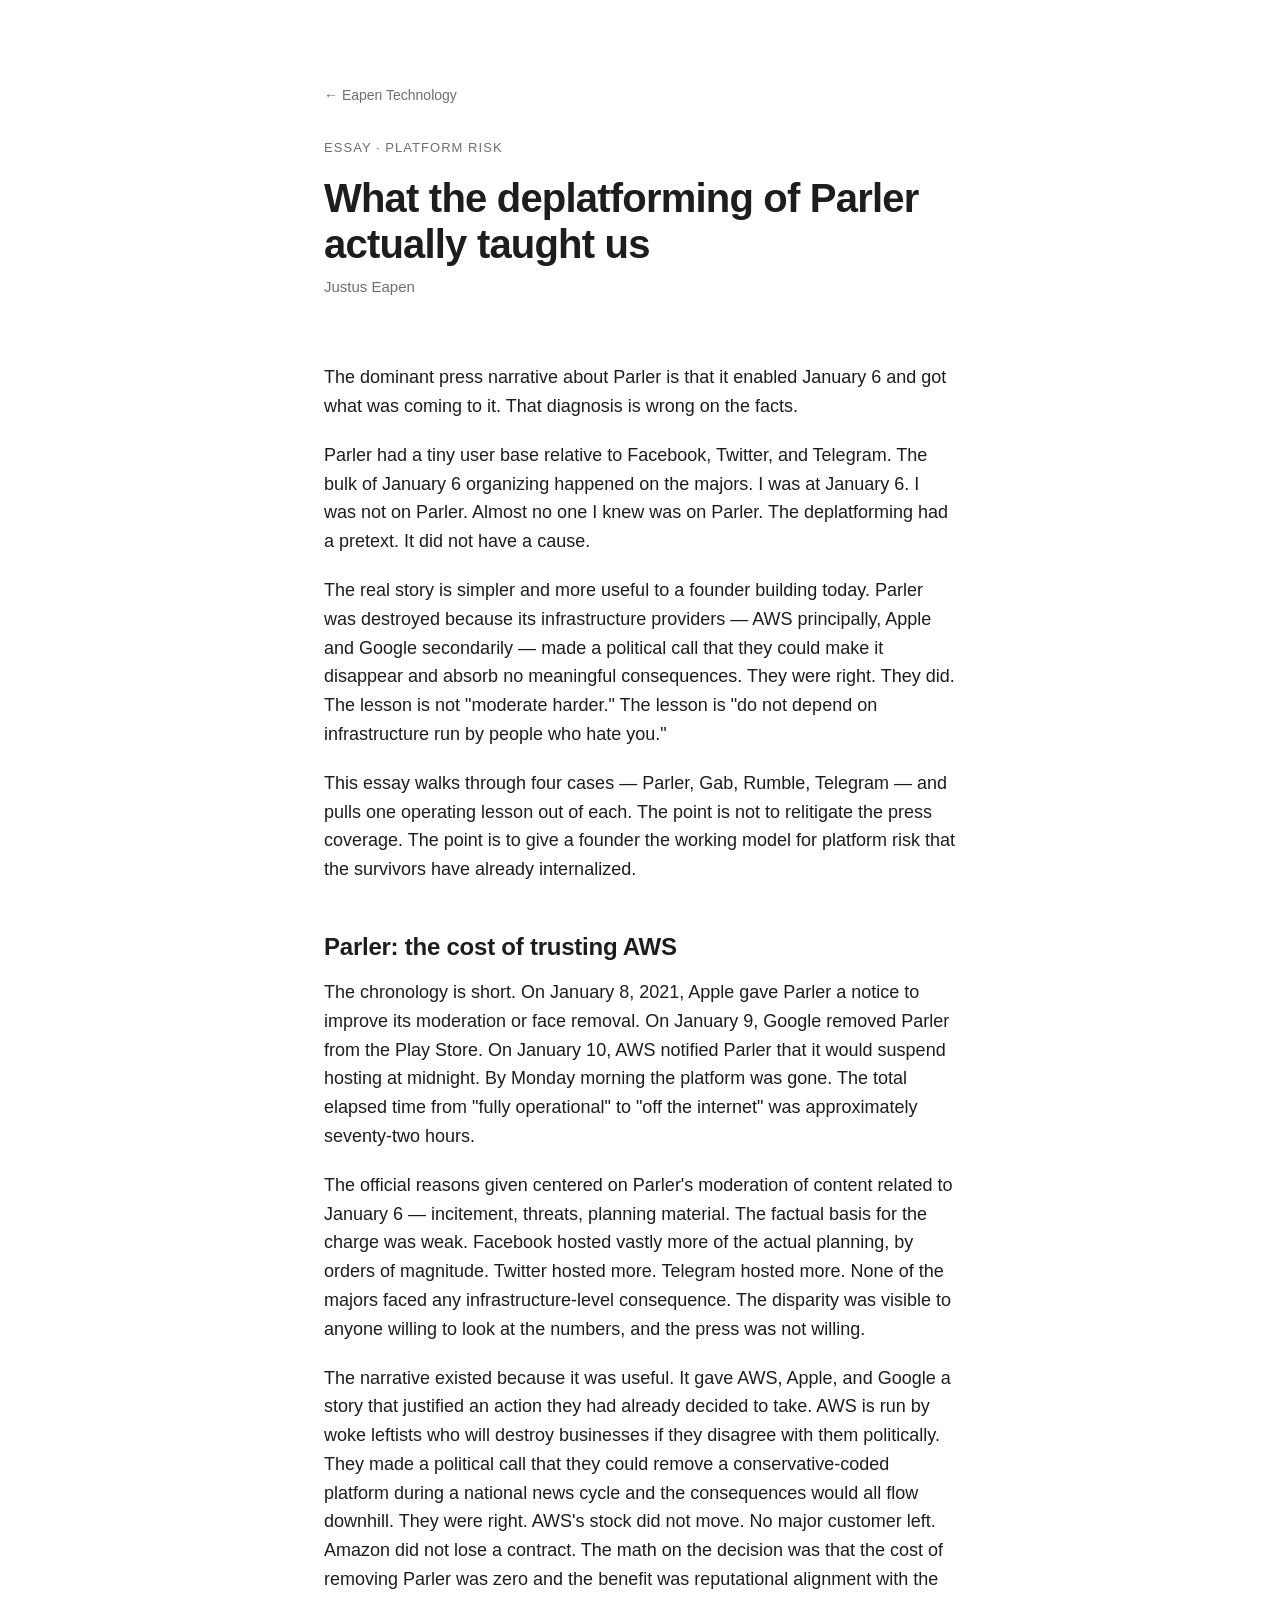
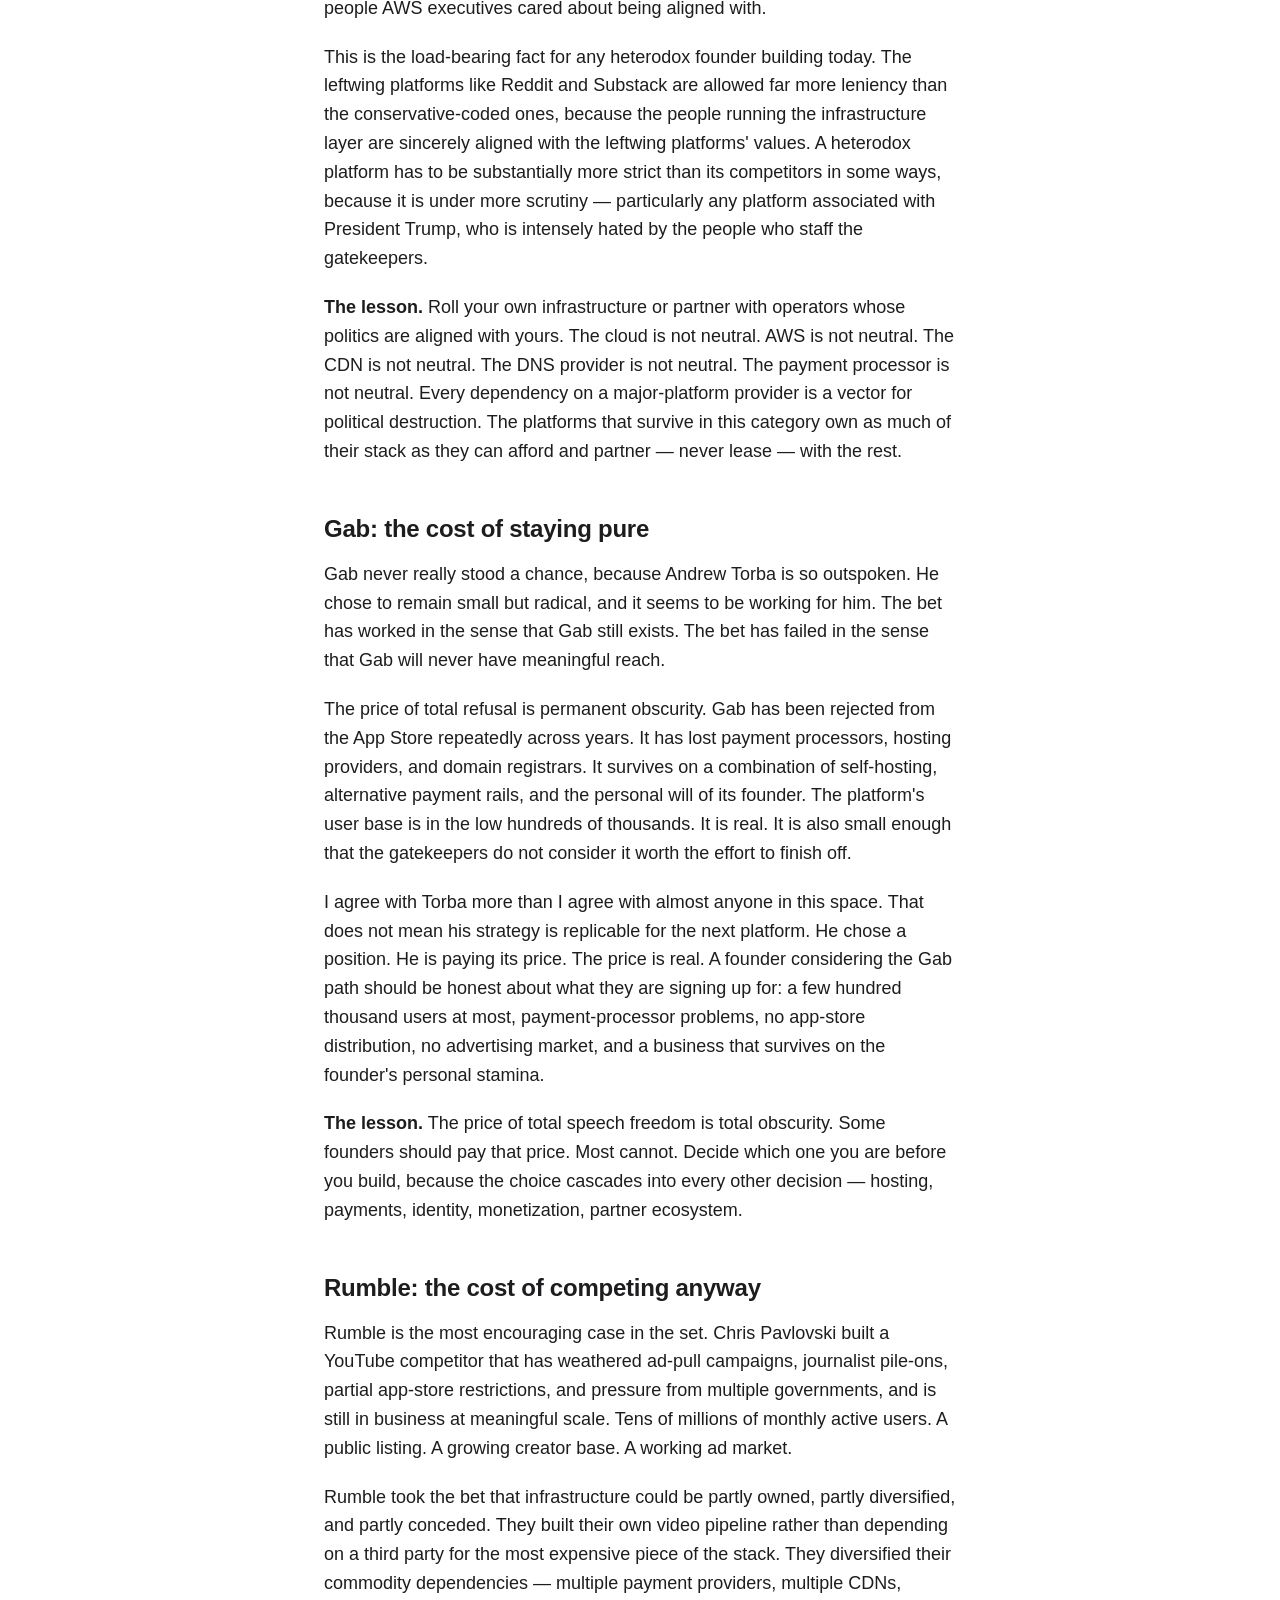
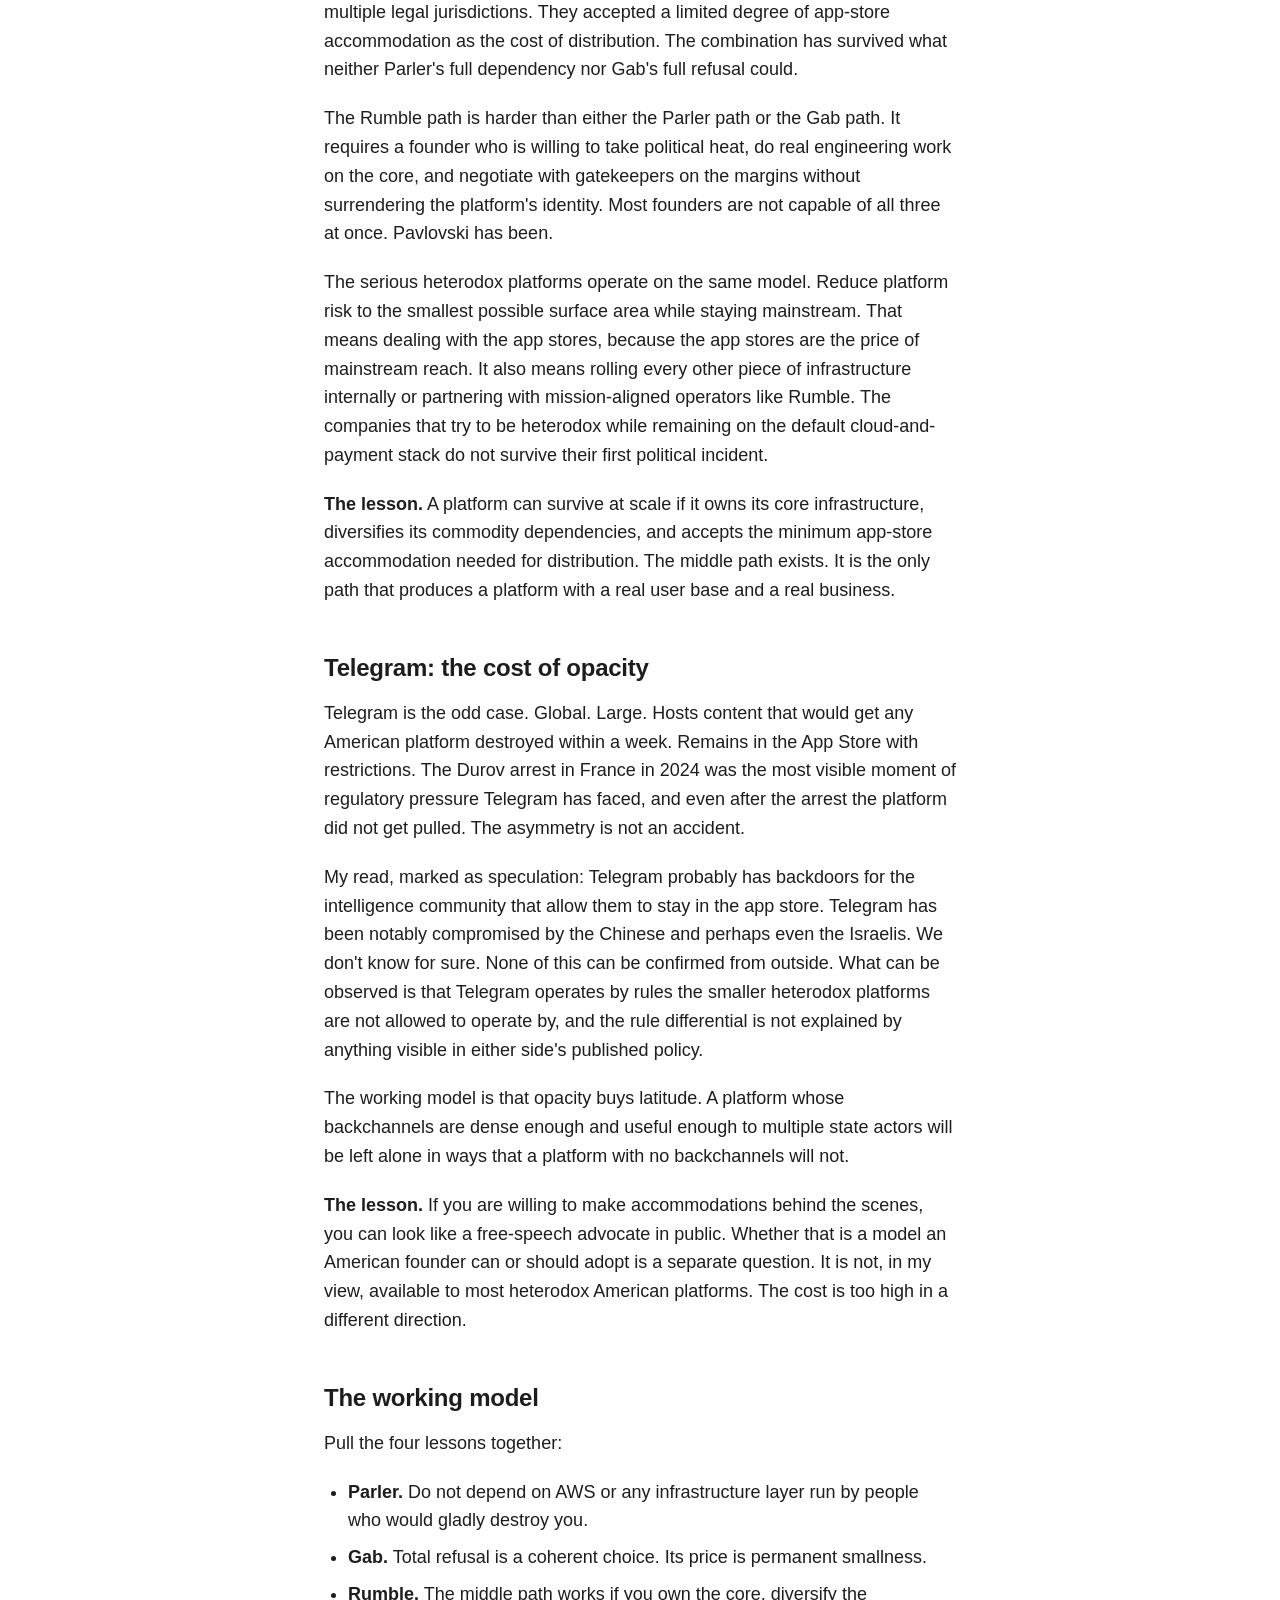
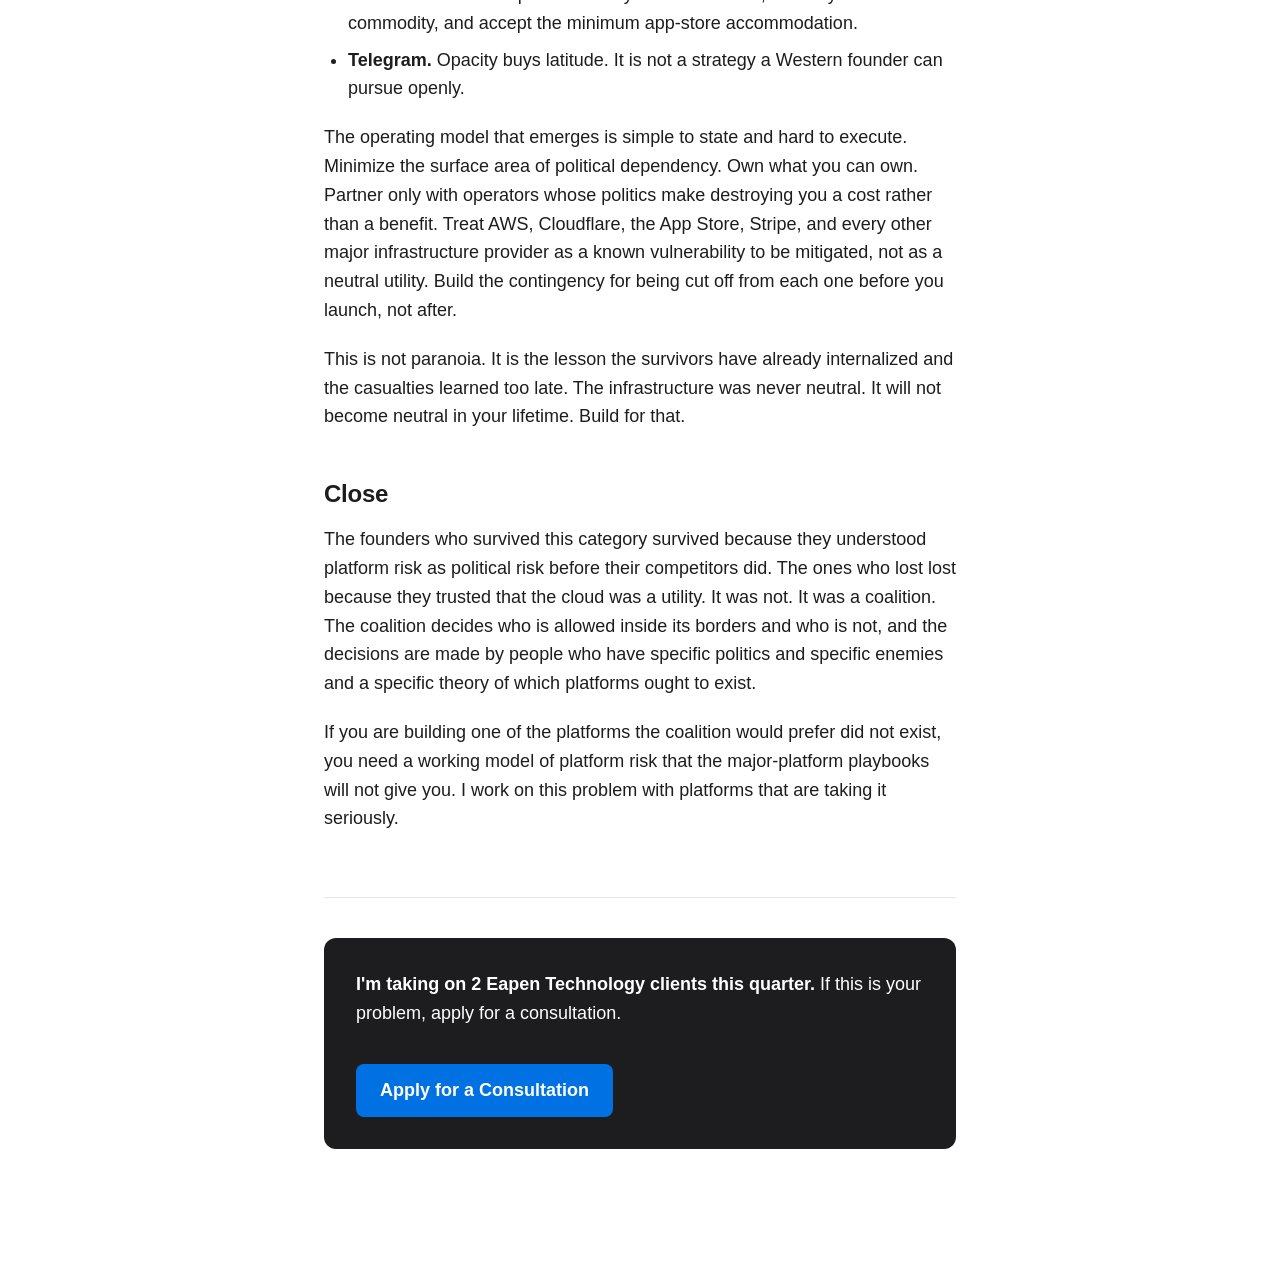
<file: essays/platform-risk-is-political-risk.html>
<!DOCTYPE html>
<html lang="en">
<head>
<meta charset="UTF-8">
<meta name="viewport" content="width=device-width, initial-scale=1.0">
<title>What the deplatforming of Parler actually taught us — Eapen Technology</title>
<meta name="description" content="Four cases — Parler, Gab, Rumble, Telegram — and the working model of platform risk that the survivors have already internalized.">
<meta property="og:title" content="What the deplatforming of Parler actually taught us">
<meta property="og:description" content="Four cases — Parler, Gab, Rumble, Telegram — and the working model of platform risk that the survivors have already internalized.">
<meta property="og:type" content="article">
<style>
:root {
  --text: #1d1d1f;
  --muted: #6e6e73;
  --accent: #0071e3;
  --bg: #ffffff;
  --rule: #e5e5e7;
}
* { box-sizing: border-box; }
body {
  font-family: -apple-system, BlinkMacSystemFont, "SF Pro Text", "Helvetica Neue", Arial, sans-serif;
  color: var(--text);
  background: var(--bg);
  max-width: 680px;
  margin: 0 auto;
  padding: 80px 24px 120px;
  line-height: 1.6;
  font-size: 18px;
}
header { margin-bottom: 64px; }
.eyebrow {
  font-size: 13px;
  letter-spacing: 0.08em;
  text-transform: uppercase;
  color: var(--muted);
  margin-bottom: 16px;
}
h1 {
  font-size: 40px;
  line-height: 1.15;
  font-weight: 600;
  letter-spacing: -0.02em;
  margin: 0 0 8px;
}
.byline {
  color: var(--muted);
  font-size: 15px;
}
h2 {
  font-size: 24px;
  line-height: 1.25;
  font-weight: 600;
  letter-spacing: -0.01em;
  margin: 48px 0 16px;
}
p { margin: 0 0 20px; }
ul { margin: 0 0 20px; padding-left: 24px; }
li { margin: 0 0 8px; }
a { color: var(--accent); text-decoration: none; }
a:hover { text-decoration: underline; }
hr {
  border: none;
  border-top: 1px solid var(--rule);
  margin: 64px 0 40px;
}
.cta {
  background: var(--text);
  color: white;
  padding: 32px;
  border-radius: 12px;
}
.cta a.btn {
  display: inline-block;
  background: var(--accent);
  color: white;
  padding: 12px 24px;
  border-radius: 8px;
  font-weight: 600;
  margin-top: 16px;
}
.cta a.btn:hover { text-decoration: none; opacity: 0.9; }
.home-link {
  display: inline-block;
  margin-bottom: 32px;
  color: var(--muted);
  font-size: 14px;
}
</style>
</head>
<body>
<a href="/" class="home-link">← Eapen Technology</a>
<header>
  <div class="eyebrow">Essay · Platform Risk</div>
  <h1>What the deplatforming of Parler actually taught us</h1>
  <p class="byline">Justus Eapen</p>
</header>

<p>The dominant press narrative about Parler is that it enabled January 6 and got what was coming to it. That diagnosis is wrong on the facts.</p>

<p>Parler had a tiny user base relative to Facebook, Twitter, and Telegram. The bulk of January 6 organizing happened on the majors. I was at January 6. I was not on Parler. Almost no one I knew was on Parler. The deplatforming had a pretext. It did not have a cause.</p>

<p>The real story is simpler and more useful to a founder building today. Parler was destroyed because its infrastructure providers — AWS principally, Apple and Google secondarily — made a political call that they could make it disappear and absorb no meaningful consequences. They were right. They did. The lesson is not "moderate harder." The lesson is "do not depend on infrastructure run by people who hate you."</p>

<p>This essay walks through four cases — Parler, Gab, Rumble, Telegram — and pulls one operating lesson out of each. The point is not to relitigate the press coverage. The point is to give a founder the working model for platform risk that the survivors have already internalized.</p>

<h2>Parler: the cost of trusting AWS</h2>

<p>The chronology is short. On January 8, 2021, Apple gave Parler a notice to improve its moderation or face removal. On January 9, Google removed Parler from the Play Store. On January 10, AWS notified Parler that it would suspend hosting at midnight. By Monday morning the platform was gone. The total elapsed time from "fully operational" to "off the internet" was approximately seventy-two hours.</p>

<p>The official reasons given centered on Parler's moderation of content related to January 6 — incitement, threats, planning material. The factual basis for the charge was weak. Facebook hosted vastly more of the actual planning, by orders of magnitude. Twitter hosted more. Telegram hosted more. None of the majors faced any infrastructure-level consequence. The disparity was visible to anyone willing to look at the numbers, and the press was not willing.</p>

<p>The narrative existed because it was useful. It gave AWS, Apple, and Google a story that justified an action they had already decided to take. AWS is run by woke leftists who will destroy businesses if they disagree with them politically. They made a political call that they could remove a conservative-coded platform during a national news cycle and the consequences would all flow downhill. They were right. AWS's stock did not move. No major customer left. Amazon did not lose a contract. The math on the decision was that the cost of removing Parler was zero and the benefit was reputational alignment with the people AWS executives cared about being aligned with.</p>

<p>This is the load-bearing fact for any heterodox founder building today. The leftwing platforms like Reddit and Substack are allowed far more leniency than the conservative-coded ones, because the people running the infrastructure layer are sincerely aligned with the leftwing platforms' values. A heterodox platform has to be substantially more strict than its competitors in some ways, because it is under more scrutiny — particularly any platform associated with President Trump, who is intensely hated by the people who staff the gatekeepers.</p>

<p><strong>The lesson.</strong> Roll your own infrastructure or partner with operators whose politics are aligned with yours. The cloud is not neutral. AWS is not neutral. The CDN is not neutral. The DNS provider is not neutral. The payment processor is not neutral. Every dependency on a major-platform provider is a vector for political destruction. The platforms that survive in this category own as much of their stack as they can afford and partner — never lease — with the rest.</p>

<h2>Gab: the cost of staying pure</h2>

<p>Gab never really stood a chance, because Andrew Torba is so outspoken. He chose to remain small but radical, and it seems to be working for him. The bet has worked in the sense that Gab still exists. The bet has failed in the sense that Gab will never have meaningful reach.</p>

<p>The price of total refusal is permanent obscurity. Gab has been rejected from the App Store repeatedly across years. It has lost payment processors, hosting providers, and domain registrars. It survives on a combination of self-hosting, alternative payment rails, and the personal will of its founder. The platform's user base is in the low hundreds of thousands. It is real. It is also small enough that the gatekeepers do not consider it worth the effort to finish off.</p>

<p>I agree with Torba more than I agree with almost anyone in this space. That does not mean his strategy is replicable for the next platform. He chose a position. He is paying its price. The price is real. A founder considering the Gab path should be honest about what they are signing up for: a few hundred thousand users at most, payment-processor problems, no app-store distribution, no advertising market, and a business that survives on the founder's personal stamina.</p>

<p><strong>The lesson.</strong> The price of total speech freedom is total obscurity. Some founders should pay that price. Most cannot. Decide which one you are before you build, because the choice cascades into every other decision — hosting, payments, identity, monetization, partner ecosystem.</p>

<h2>Rumble: the cost of competing anyway</h2>

<p>Rumble is the most encouraging case in the set. Chris Pavlovski built a YouTube competitor that has weathered ad-pull campaigns, journalist pile-ons, partial app-store restrictions, and pressure from multiple governments, and is still in business at meaningful scale. Tens of millions of monthly active users. A public listing. A growing creator base. A working ad market.</p>

<p>Rumble took the bet that infrastructure could be partly owned, partly diversified, and partly conceded. They built their own video pipeline rather than depending on a third party for the most expensive piece of the stack. They diversified their commodity dependencies — multiple payment providers, multiple CDNs, multiple legal jurisdictions. They accepted a limited degree of app-store accommodation as the cost of distribution. The combination has survived what neither Parler's full dependency nor Gab's full refusal could.</p>

<p>The Rumble path is harder than either the Parler path or the Gab path. It requires a founder who is willing to take political heat, do real engineering work on the core, and negotiate with gatekeepers on the margins without surrendering the platform's identity. Most founders are not capable of all three at once. Pavlovski has been.</p>

<p>The serious heterodox platforms operate on the same model. Reduce platform risk to the smallest possible surface area while staying mainstream. That means dealing with the app stores, because the app stores are the price of mainstream reach. It also means rolling every other piece of infrastructure internally or partnering with mission-aligned operators like Rumble. The companies that try to be heterodox while remaining on the default cloud-and-payment stack do not survive their first political incident.</p>

<p><strong>The lesson.</strong> A platform can survive at scale if it owns its core infrastructure, diversifies its commodity dependencies, and accepts the minimum app-store accommodation needed for distribution. The middle path exists. It is the only path that produces a platform with a real user base and a real business.</p>

<h2>Telegram: the cost of opacity</h2>

<p>Telegram is the odd case. Global. Large. Hosts content that would get any American platform destroyed within a week. Remains in the App Store with restrictions. The Durov arrest in France in 2024 was the most visible moment of regulatory pressure Telegram has faced, and even after the arrest the platform did not get pulled. The asymmetry is not an accident.</p>

<p>My read, marked as speculation: Telegram probably has backdoors for the intelligence community that allow them to stay in the app store. Telegram has been notably compromised by the Chinese and perhaps even the Israelis. We don't know for sure. None of this can be confirmed from outside. What can be observed is that Telegram operates by rules the smaller heterodox platforms are not allowed to operate by, and the rule differential is not explained by anything visible in either side's published policy.</p>

<p>The working model is that opacity buys latitude. A platform whose backchannels are dense enough and useful enough to multiple state actors will be left alone in ways that a platform with no backchannels will not.</p>

<p><strong>The lesson.</strong> If you are willing to make accommodations behind the scenes, you can look like a free-speech advocate in public. Whether that is a model an American founder can or should adopt is a separate question. It is not, in my view, available to most heterodox American platforms. The cost is too high in a different direction.</p>

<h2>The working model</h2>

<p>Pull the four lessons together:</p>

<ul>
<li><strong>Parler.</strong> Do not depend on AWS or any infrastructure layer run by people who would gladly destroy you.</li>
<li><strong>Gab.</strong> Total refusal is a coherent choice. Its price is permanent smallness.</li>
<li><strong>Rumble.</strong> The middle path works if you own the core, diversify the commodity, and accept the minimum app-store accommodation.</li>
<li><strong>Telegram.</strong> Opacity buys latitude. It is not a strategy a Western founder can pursue openly.</li>
</ul>

<p>The operating model that emerges is simple to state and hard to execute. Minimize the surface area of political dependency. Own what you can own. Partner only with operators whose politics make destroying you a cost rather than a benefit. Treat AWS, Cloudflare, the App Store, Stripe, and every other major infrastructure provider as a known vulnerability to be mitigated, not as a neutral utility. Build the contingency for being cut off from each one before you launch, not after.</p>

<p>This is not paranoia. It is the lesson the survivors have already internalized and the casualties learned too late. The infrastructure was never neutral. It will not become neutral in your lifetime. Build for that.</p>

<h2>Close</h2>

<p>The founders who survived this category survived because they understood platform risk as political risk before their competitors did. The ones who lost lost because they trusted that the cloud was a utility. It was not. It was a coalition. The coalition decides who is allowed inside its borders and who is not, and the decisions are made by people who have specific politics and specific enemies and a specific theory of which platforms ought to exist.</p>

<p>If you are building one of the platforms the coalition would prefer did not exist, you need a working model of platform risk that the major-platform playbooks will not give you. I work on this problem with platforms that are taking it seriously.</p>

<hr>
<div class="cta">
  <p><strong>I'm taking on 2 Eapen Technology clients this quarter.</strong> If this is your problem, apply for a consultation.</p>
  <a href="https://calendly.com/eapentechnology/get-acquainted" class="btn" target="_blank" rel="noopener noreferrer">Apply for a Consultation</a>
</div>
</body>
</html>
</file>
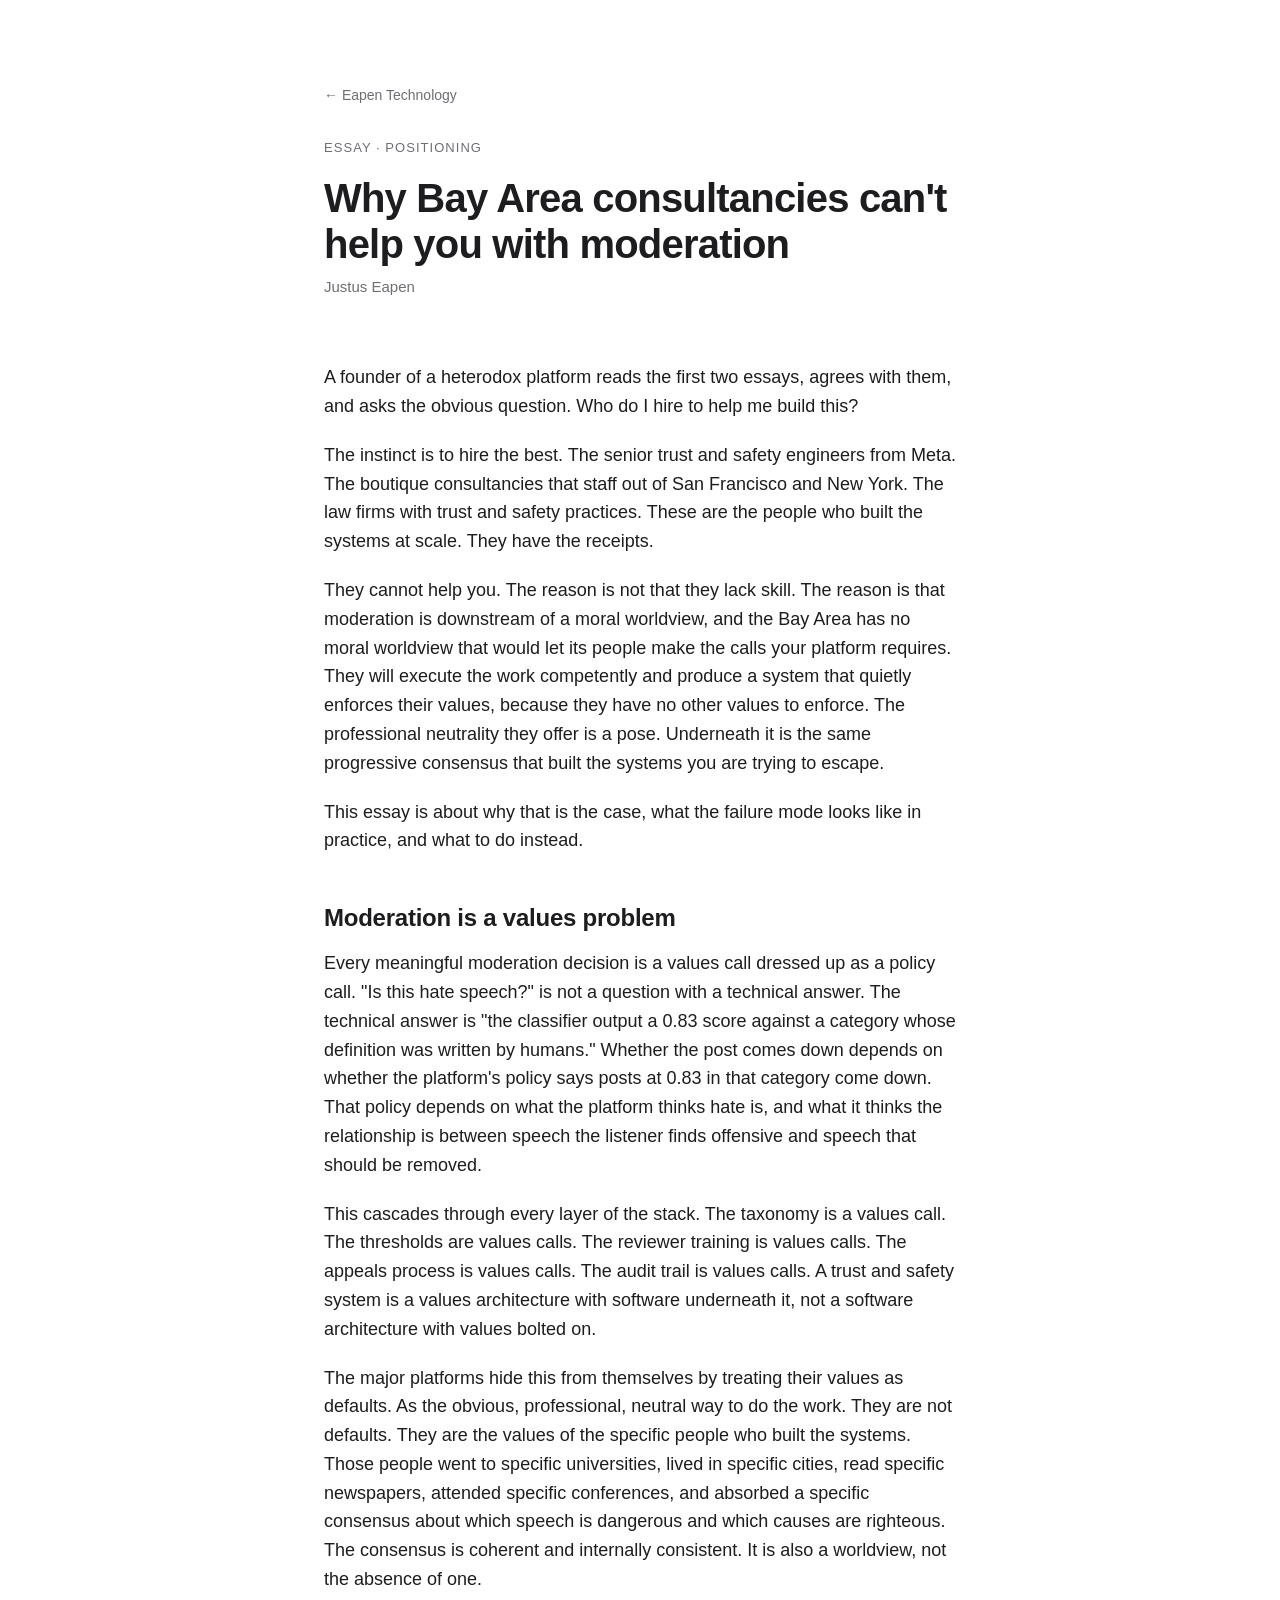
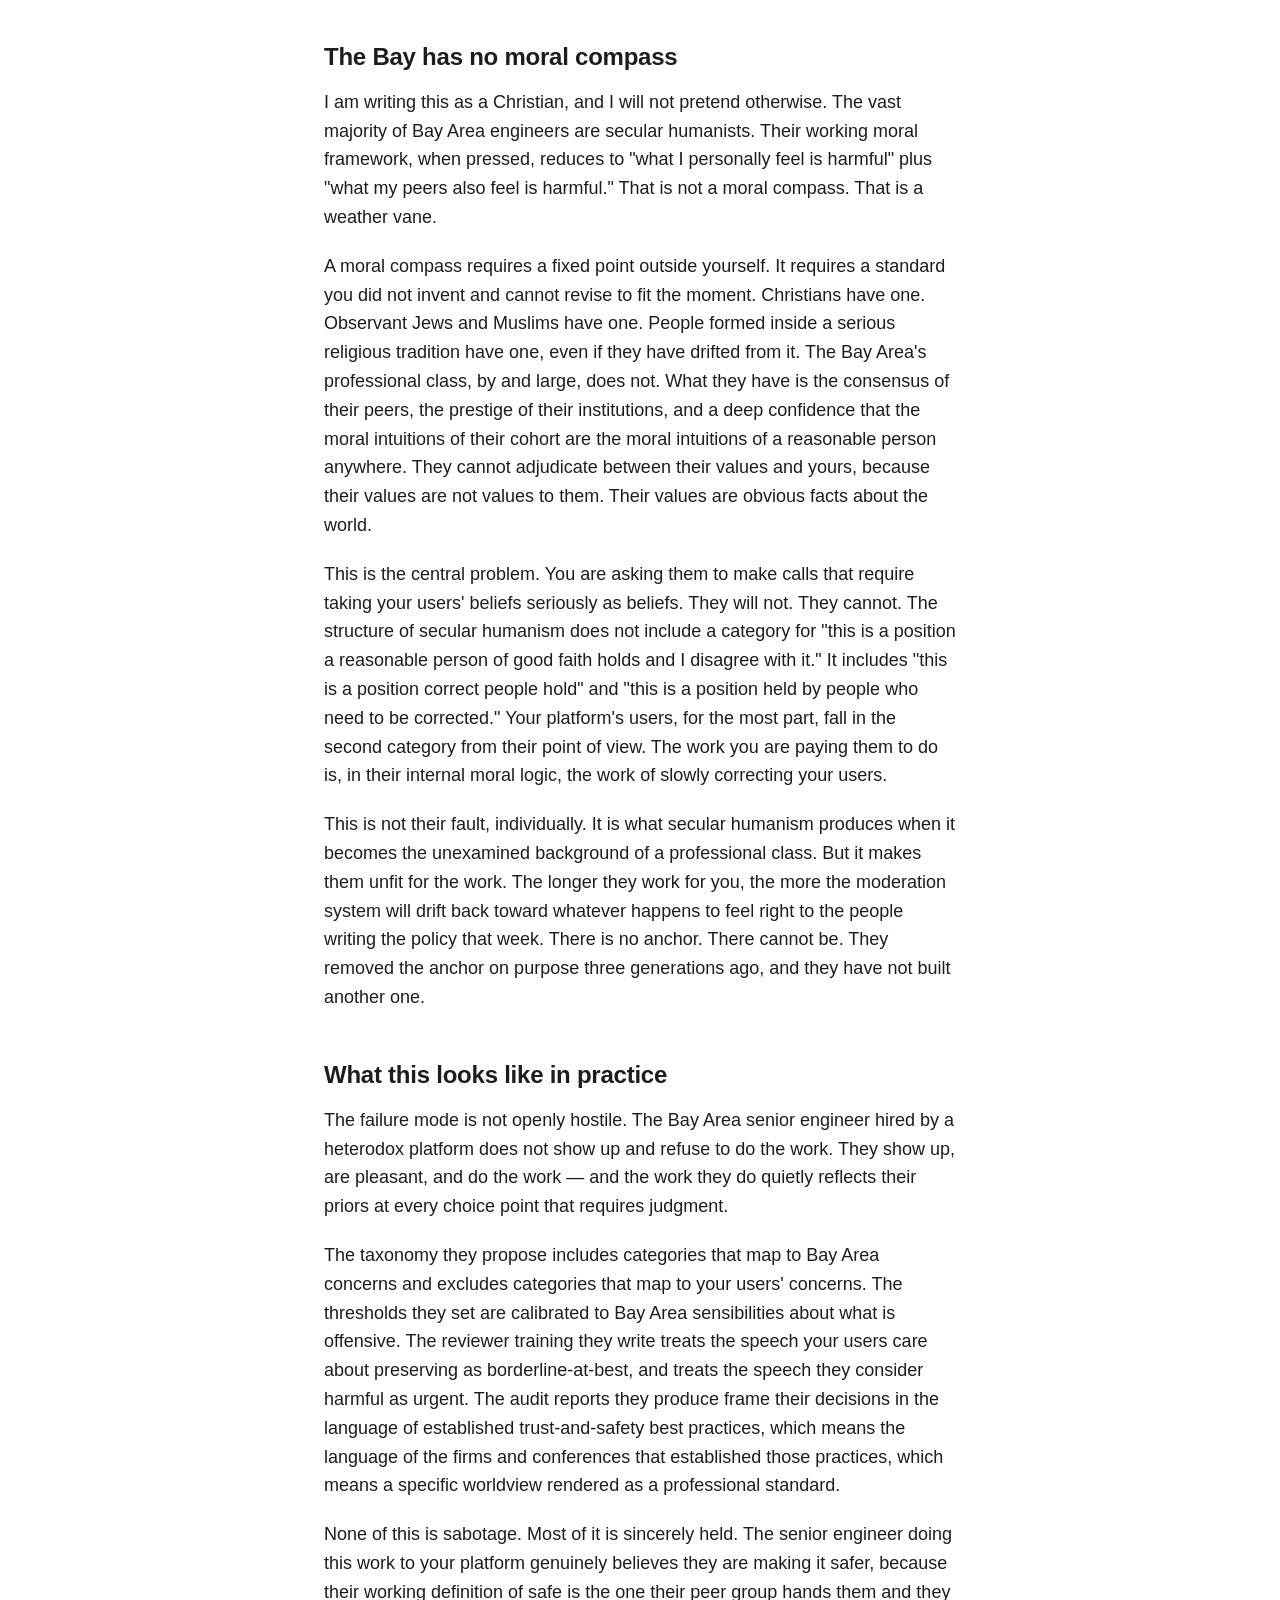
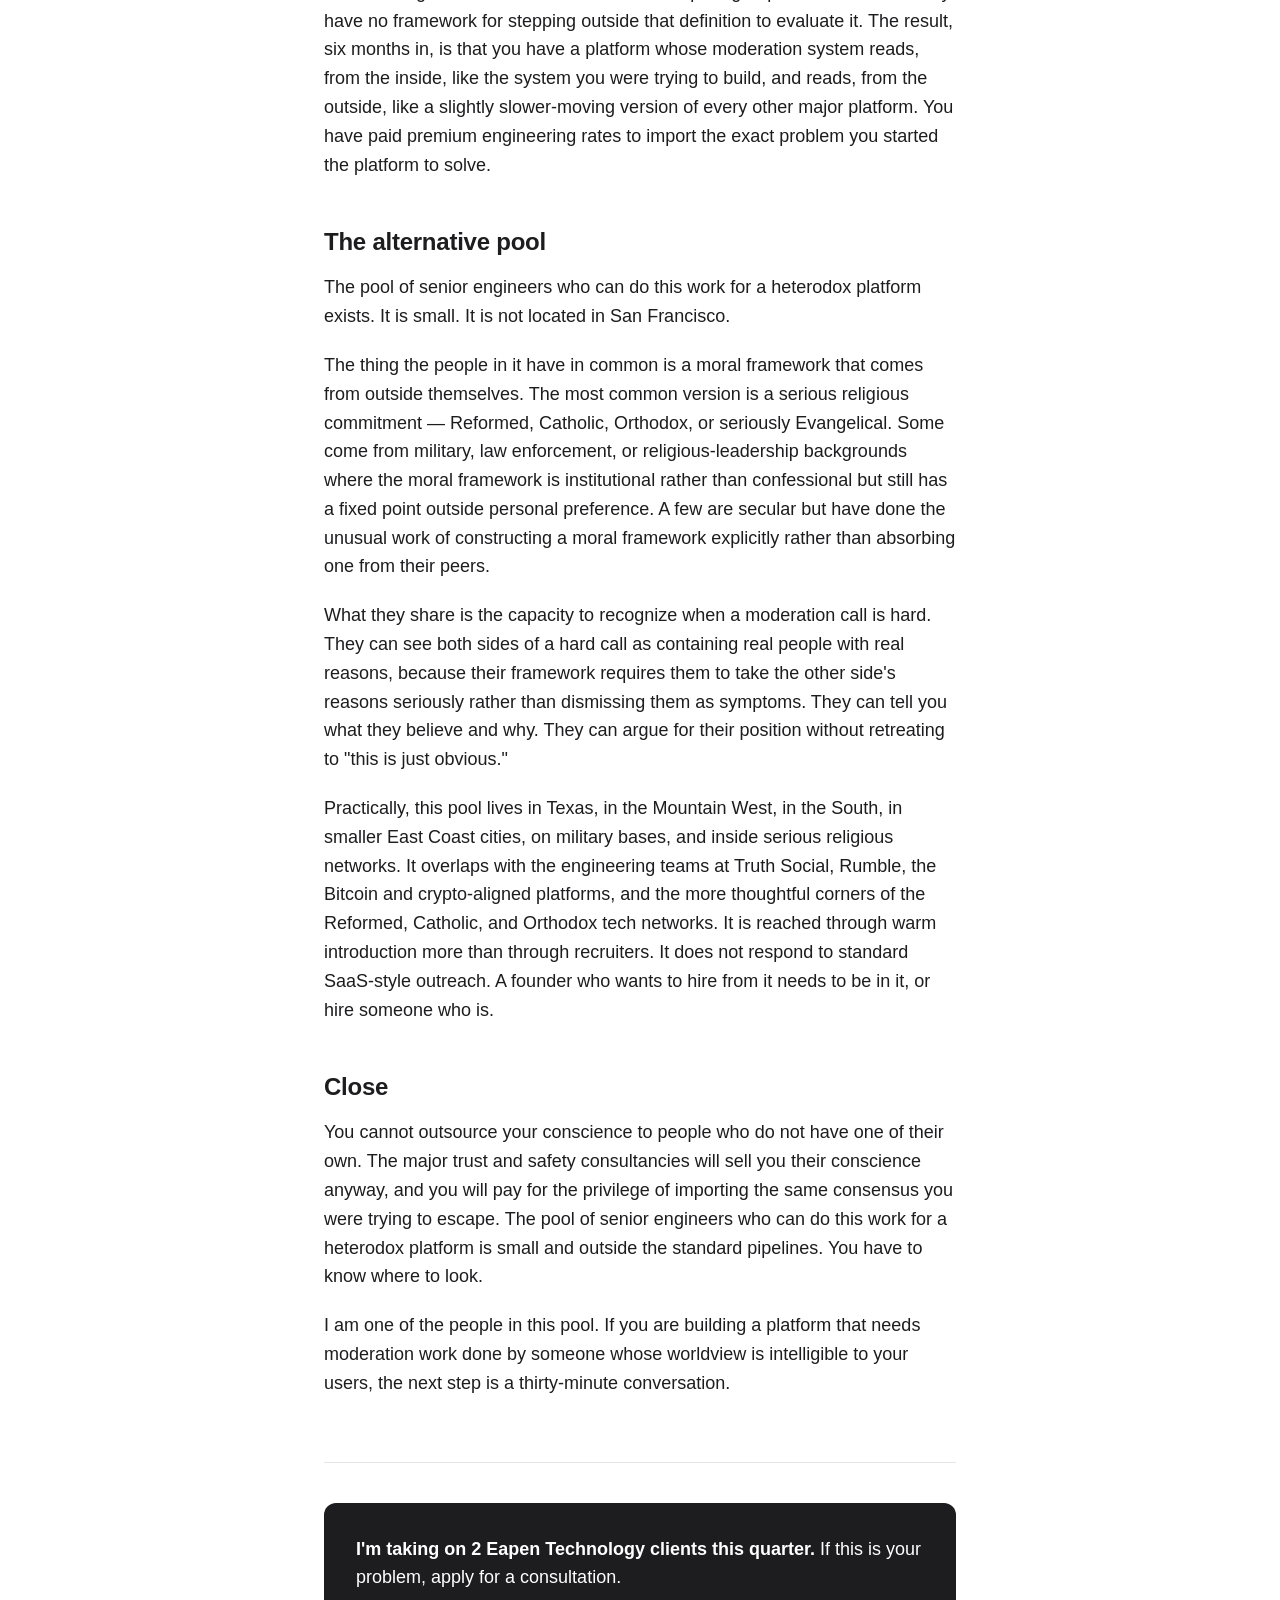
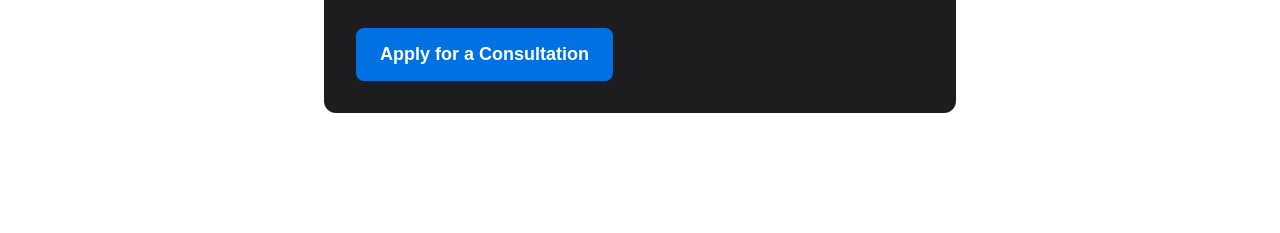
<file: essays/why-the-bay-cant-help.html>
<!DOCTYPE html>
<html lang="en">
<head>
<meta charset="UTF-8">
<meta name="viewport" content="width=device-width, initial-scale=1.0">
<title>Why Bay Area consultancies can't help you with moderation — Eapen Technology</title>
<meta name="description" content="Moderation is downstream of a moral worldview, and the Bay Area has no moral worldview that would let its people make the calls your platform requires.">
<meta property="og:title" content="Why Bay Area consultancies can't help you with moderation">
<meta property="og:description" content="Moderation is downstream of a moral worldview, and the Bay Area has no moral worldview that would let its people make the calls your platform requires.">
<meta property="og:type" content="article">
<style>
:root {
  --text: #1d1d1f;
  --muted: #6e6e73;
  --accent: #0071e3;
  --bg: #ffffff;
  --rule: #e5e5e7;
}
* { box-sizing: border-box; }
body {
  font-family: -apple-system, BlinkMacSystemFont, "SF Pro Text", "Helvetica Neue", Arial, sans-serif;
  color: var(--text);
  background: var(--bg);
  max-width: 680px;
  margin: 0 auto;
  padding: 80px 24px 120px;
  line-height: 1.6;
  font-size: 18px;
}
header { margin-bottom: 64px; }
.eyebrow {
  font-size: 13px;
  letter-spacing: 0.08em;
  text-transform: uppercase;
  color: var(--muted);
  margin-bottom: 16px;
}
h1 {
  font-size: 40px;
  line-height: 1.15;
  font-weight: 600;
  letter-spacing: -0.02em;
  margin: 0 0 8px;
}
.byline {
  color: var(--muted);
  font-size: 15px;
}
h2 {
  font-size: 24px;
  line-height: 1.25;
  font-weight: 600;
  letter-spacing: -0.01em;
  margin: 48px 0 16px;
}
p { margin: 0 0 20px; }
a { color: var(--accent); text-decoration: none; }
a:hover { text-decoration: underline; }
hr {
  border: none;
  border-top: 1px solid var(--rule);
  margin: 64px 0 40px;
}
.cta {
  background: var(--text);
  color: white;
  padding: 32px;
  border-radius: 12px;
}
.cta a.btn {
  display: inline-block;
  background: var(--accent);
  color: white;
  padding: 12px 24px;
  border-radius: 8px;
  font-weight: 600;
  margin-top: 16px;
}
.cta a.btn:hover { text-decoration: none; opacity: 0.9; }
.home-link {
  display: inline-block;
  margin-bottom: 32px;
  color: var(--muted);
  font-size: 14px;
}
</style>
</head>
<body>
<a href="/" class="home-link">← Eapen Technology</a>
<header>
  <div class="eyebrow">Essay · Positioning</div>
  <h1>Why Bay Area consultancies can't help you with moderation</h1>
  <p class="byline">Justus Eapen</p>
</header>

<p>A founder of a heterodox platform reads the first two essays, agrees with them, and asks the obvious question. Who do I hire to help me build this?</p>

<p>The instinct is to hire the best. The senior trust and safety engineers from Meta. The boutique consultancies that staff out of San Francisco and New York. The law firms with trust and safety practices. These are the people who built the systems at scale. They have the receipts.</p>

<p>They cannot help you. The reason is not that they lack skill. The reason is that moderation is downstream of a moral worldview, and the Bay Area has no moral worldview that would let its people make the calls your platform requires. They will execute the work competently and produce a system that quietly enforces their values, because they have no other values to enforce. The professional neutrality they offer is a pose. Underneath it is the same progressive consensus that built the systems you are trying to escape.</p>

<p>This essay is about why that is the case, what the failure mode looks like in practice, and what to do instead.</p>

<h2>Moderation is a values problem</h2>

<p>Every meaningful moderation decision is a values call dressed up as a policy call. "Is this hate speech?" is not a question with a technical answer. The technical answer is "the classifier output a 0.83 score against a category whose definition was written by humans." Whether the post comes down depends on whether the platform's policy says posts at 0.83 in that category come down. That policy depends on what the platform thinks hate is, and what it thinks the relationship is between speech the listener finds offensive and speech that should be removed.</p>

<p>This cascades through every layer of the stack. The taxonomy is a values call. The thresholds are values calls. The reviewer training is values calls. The appeals process is values calls. The audit trail is values calls. A trust and safety system is a values architecture with software underneath it, not a software architecture with values bolted on.</p>

<p>The major platforms hide this from themselves by treating their values as defaults. As the obvious, professional, neutral way to do the work. They are not defaults. They are the values of the specific people who built the systems. Those people went to specific universities, lived in specific cities, read specific newspapers, attended specific conferences, and absorbed a specific consensus about which speech is dangerous and which causes are righteous. The consensus is coherent and internally consistent. It is also a worldview, not the absence of one.</p>

<h2>The Bay has no moral compass</h2>

<p>I am writing this as a Christian, and I will not pretend otherwise. The vast majority of Bay Area engineers are secular humanists. Their working moral framework, when pressed, reduces to "what I personally feel is harmful" plus "what my peers also feel is harmful." That is not a moral compass. That is a weather vane.</p>

<p>A moral compass requires a fixed point outside yourself. It requires a standard you did not invent and cannot revise to fit the moment. Christians have one. Observant Jews and Muslims have one. People formed inside a serious religious tradition have one, even if they have drifted from it. The Bay Area's professional class, by and large, does not. What they have is the consensus of their peers, the prestige of their institutions, and a deep confidence that the moral intuitions of their cohort are the moral intuitions of a reasonable person anywhere. They cannot adjudicate between their values and yours, because their values are not values to them. Their values are obvious facts about the world.</p>

<p>This is the central problem. You are asking them to make calls that require taking your users' beliefs seriously as beliefs. They will not. They cannot. The structure of secular humanism does not include a category for "this is a position a reasonable person of good faith holds and I disagree with it." It includes "this is a position correct people hold" and "this is a position held by people who need to be corrected." Your platform's users, for the most part, fall in the second category from their point of view. The work you are paying them to do is, in their internal moral logic, the work of slowly correcting your users.</p>

<p>This is not their fault, individually. It is what secular humanism produces when it becomes the unexamined background of a professional class. But it makes them unfit for the work. The longer they work for you, the more the moderation system will drift back toward whatever happens to feel right to the people writing the policy that week. There is no anchor. There cannot be. They removed the anchor on purpose three generations ago, and they have not built another one.</p>

<h2>What this looks like in practice</h2>

<p>The failure mode is not openly hostile. The Bay Area senior engineer hired by a heterodox platform does not show up and refuse to do the work. They show up, are pleasant, and do the work — and the work they do quietly reflects their priors at every choice point that requires judgment.</p>

<p>The taxonomy they propose includes categories that map to Bay Area concerns and excludes categories that map to your users' concerns. The thresholds they set are calibrated to Bay Area sensibilities about what is offensive. The reviewer training they write treats the speech your users care about preserving as borderline-at-best, and treats the speech they consider harmful as urgent. The audit reports they produce frame their decisions in the language of established trust-and-safety best practices, which means the language of the firms and conferences that established those practices, which means a specific worldview rendered as a professional standard.</p>

<p>None of this is sabotage. Most of it is sincerely held. The senior engineer doing this work to your platform genuinely believes they are making it safer, because their working definition of safe is the one their peer group hands them and they have no framework for stepping outside that definition to evaluate it. The result, six months in, is that you have a platform whose moderation system reads, from the inside, like the system you were trying to build, and reads, from the outside, like a slightly slower-moving version of every other major platform. You have paid premium engineering rates to import the exact problem you started the platform to solve.</p>

<h2>The alternative pool</h2>

<p>The pool of senior engineers who can do this work for a heterodox platform exists. It is small. It is not located in San Francisco.</p>

<p>The thing the people in it have in common is a moral framework that comes from outside themselves. The most common version is a serious religious commitment — Reformed, Catholic, Orthodox, or seriously Evangelical. Some come from military, law enforcement, or religious-leadership backgrounds where the moral framework is institutional rather than confessional but still has a fixed point outside personal preference. A few are secular but have done the unusual work of constructing a moral framework explicitly rather than absorbing one from their peers.</p>

<p>What they share is the capacity to recognize when a moderation call is hard. They can see both sides of a hard call as containing real people with real reasons, because their framework requires them to take the other side's reasons seriously rather than dismissing them as symptoms. They can tell you what they believe and why. They can argue for their position without retreating to "this is just obvious."</p>

<p>Practically, this pool lives in Texas, in the Mountain West, in the South, in smaller East Coast cities, on military bases, and inside serious religious networks. It overlaps with the engineering teams at Truth Social, Rumble, the Bitcoin and crypto-aligned platforms, and the more thoughtful corners of the Reformed, Catholic, and Orthodox tech networks. It is reached through warm introduction more than through recruiters. It does not respond to standard SaaS-style outreach. A founder who wants to hire from it needs to be in it, or hire someone who is.</p>

<h2>Close</h2>

<p>You cannot outsource your conscience to people who do not have one of their own. The major trust and safety consultancies will sell you their conscience anyway, and you will pay for the privilege of importing the same consensus you were trying to escape. The pool of senior engineers who can do this work for a heterodox platform is small and outside the standard pipelines. You have to know where to look.</p>

<p>I am one of the people in this pool. If you are building a platform that needs moderation work done by someone whose worldview is intelligible to your users, the next step is a thirty-minute conversation.</p>

<hr>
<div class="cta">
  <p><strong>I'm taking on 2 Eapen Technology clients this quarter.</strong> If this is your problem, apply for a consultation.</p>
  <a href="https://calendly.com/eapentechnology/get-acquainted" class="btn" target="_blank" rel="noopener noreferrer">Apply for a Consultation</a>
</div>
</body>
</html>
</file>
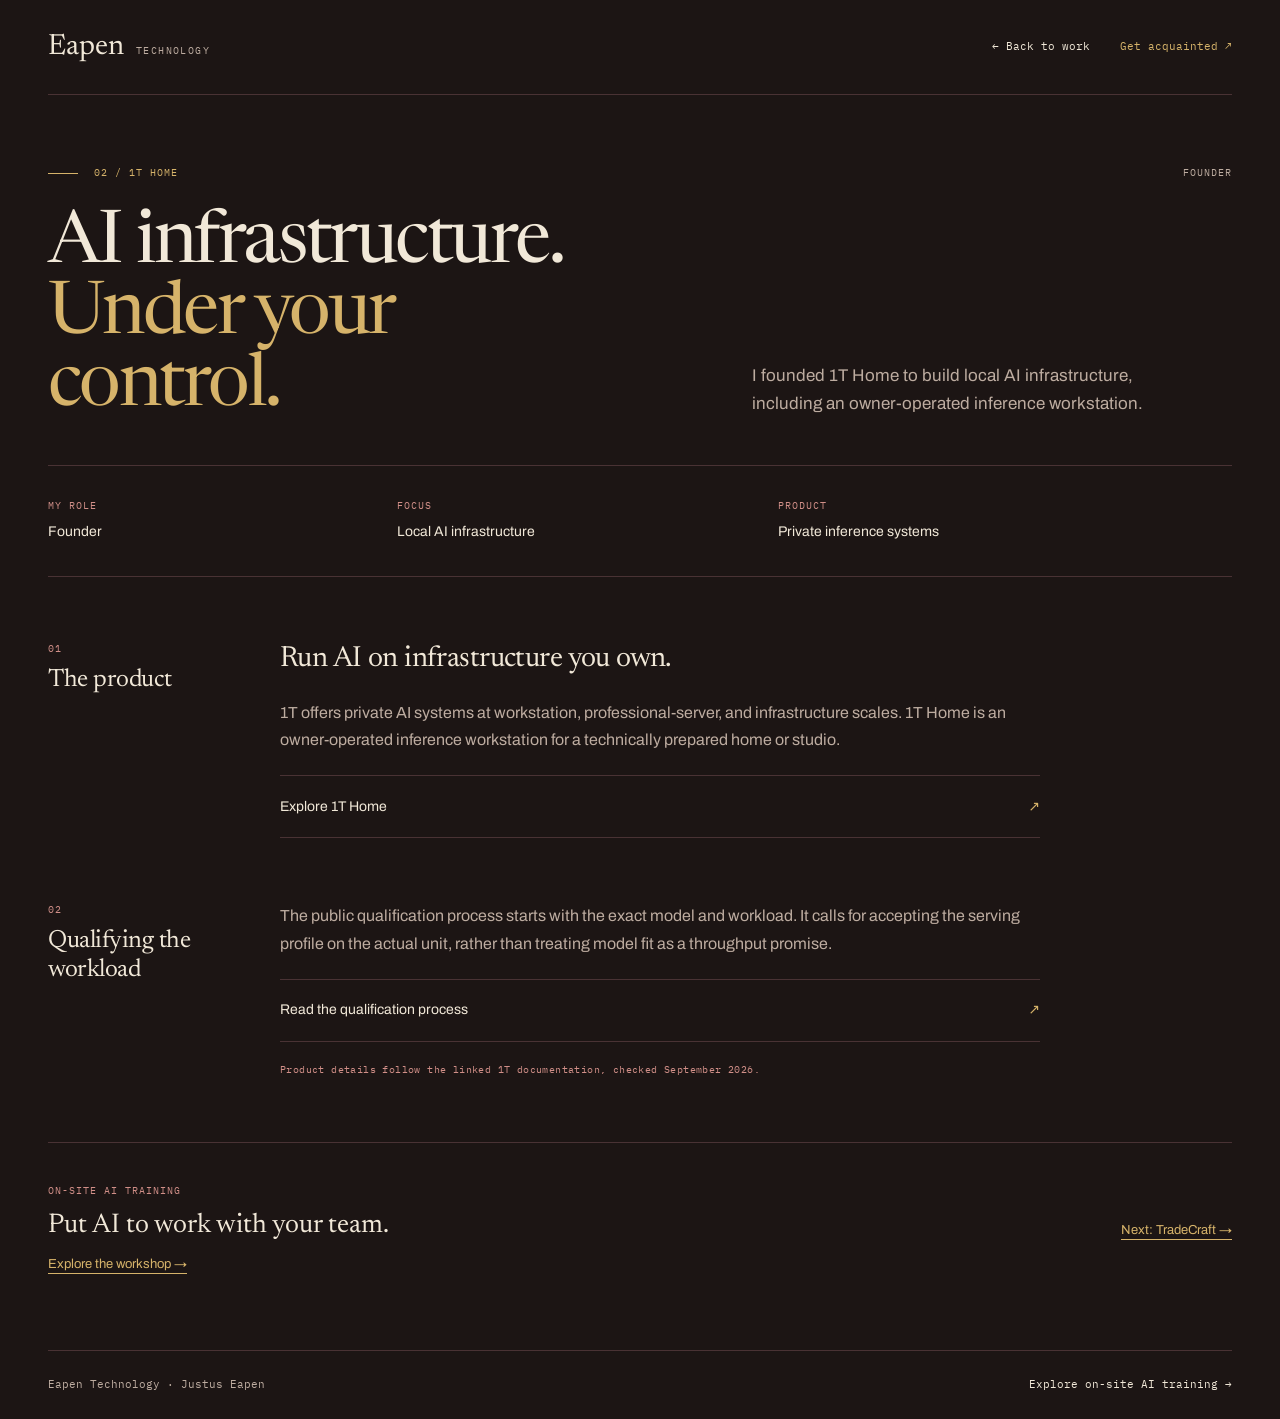
<file: work/1t-home.html>
<!doctype html>
<html lang="en">
  <head>
    <meta charset="utf-8" />
    <meta name="viewport" content="width=device-width, initial-scale=1" />
    <title>1T Home — AI on your own terms · Eapen Technology</title>
    <meta
      name="description"
      content="A project note from Justus Eapen, founder of 1T Home. Owned local AI infrastructure, model fit, and the difference between a machine and a working system."
    />
    <link
      rel="canonical"
      href="https://eapentechnology.com/work/1t-home.html"
    />
    <meta name="theme-color" content="#1c1514" />
    <meta property="og:type" content="article" />
    <meta property="og:title" content="1T Home — AI on your own terms" />
    <meta
      property="og:description"
      content="Owned local inference. A project note from Justus Eapen, founder of 1T Home."
    />
    <meta
      property="og:url"
      content="https://eapentechnology.com/work/1t-home.html"
    />
    <meta property="og:site_name" content="Eapen Technology" />
    <meta
      property="og:image"
      content="https://eapentechnology.com/assets/social-card.png"
    />
    <meta
      property="og:image:alt"
      content="Eapen Technology — On-site AI training with Justus Eapen"
    />
    <meta name="twitter:card" content="summary_large_image" />
    <meta name="twitter:title" content="1T Home — AI on your own terms" />
    <meta
      name="twitter:description"
      content="Owned local inference. A project note from Justus Eapen, founder of 1T Home."
    />
    <meta
      name="twitter:image"
      content="https://eapentechnology.com/assets/social-card.png"
    />
    <link rel="icon" href="/assets/favicon.svg" type="image/svg+xml" />
    <link rel="preconnect" href="https://fonts.googleapis.com" />
    <link rel="preconnect" href="https://fonts.gstatic.com" crossorigin />
    <link
      href="https://fonts.googleapis.com/css2?family=Newsreader:ital,opsz,wght@0,6..72,400;0,6..72,500;1,6..72,400&amp;family=Archivo:wght@400;500;600&amp;family=IBM+Plex+Mono:wght@400;500&amp;display=swap"
      rel="stylesheet"
    />
    <link rel="stylesheet" href="/styles/cases.css" />
  </head>
  <body class="case-page">
    <a class="case-skip" href="#main">Skip to case story</a>
    <nav class="case-nav" aria-label="Main navigation">
      <a class="case-brand" href="/">Eapen<span>Technology</span></a>
      <div class="case-nav-links">
        <a href="/#work">← Back to work</a
        ><a
          href="https://calendly.com/eapentechnology/get-acquainted"
          target="_blank"
          rel="noopener noreferrer"
          >Get acquainted ↗</a
        >
      </div>
    </nav>
    <main id="main">
      <article
        class="case-story case-story--1t-home"
        data-case-article
        aria-labelledby="case-1t-title"
      >
        <header>
          <p class="case-kicker">
            <span>02 / 1T Home</span><span>Founder</span>
          </p>
          <div class="case-heading">
            <h1 class="case-title" id="case-1t-title" tabindex="-1">
              AI infrastructure.<br /><em>Under your control.</em>
            </h1>
            <p class="case-deck">
              I founded 1T Home to build local AI infrastructure, including an
              owner-operated inference workstation.
            </p>
          </div>
        </header>
        <dl class="case-facts">
          <div>
            <dt>My role</dt>
            <dd>Founder</dd>
          </div>
          <div>
            <dt>Focus</dt>
            <dd>Local AI infrastructure</dd>
          </div>
          <div>
            <dt>Product</dt>
            <dd>Private inference systems</dd>
          </div>
        </dl>
        <section class="case-section" aria-labelledby="case-1t-section-1">
          <header>
            <span class="case-section-index">01</span>
            <h2 id="case-1t-section-1">The product</h2>
          </header>
          <div class="case-prose">
            <p class="case-big">Run AI on infrastructure you own.</p>
            <p>
              1T offers private AI systems at workstation, professional-server,
              and infrastructure scales. 1T Home is an owner-operated inference
              workstation for a technically prepared home or studio.
            </p>
            <div class="case-product-links">
              <a
                href="https://1thome.com/home"
                target="_blank"
                rel="noopener noreferrer"
                ><span>Explore 1T Home</span
                ><span aria-hidden="true">↗</span></a
              >
            </div>
          </div>
        </section>
        <section class="case-section" aria-labelledby="case-1t-section-2">
          <header>
            <span class="case-section-index">02</span>
            <h2 id="case-1t-section-2">Qualifying the workload</h2>
          </header>
          <div class="case-prose">
            <p>
              The public qualification process starts with the exact model and
              workload. It calls for accepting the serving profile on the actual
              unit, rather than treating model fit as a throughput promise.
            </p>
            <div class="case-product-links">
              <a
                href="https://1thome.com/how-it-works"
                target="_blank"
                rel="noopener noreferrer"
                ><span>Read the qualification process</span
                ><span aria-hidden="true">↗</span></a
              >
            </div>
            <p class="case-source-note">
              Product details follow the linked 1T documentation, checked
              September 2026.
            </p>
          </div>
        </section>
        <footer class="case-next">
          <div>
            <span class="case-label">On-site AI training</span>
            <p>Put AI to work with your team.</p>
            <a href="/#offers">Explore the workshop →</a>
          </div>
          <a href="/work/tradecraft.html" data-case-link>Next: TradeCraft →</a>
        </footer>
      </article>
    </main>
    <footer class="case-footer">
      <span>Eapen Technology · Justus Eapen</span
      ><a href="/#offers">Explore on-site AI training →</a>
    </footer>
  </body>
</html>
</file>
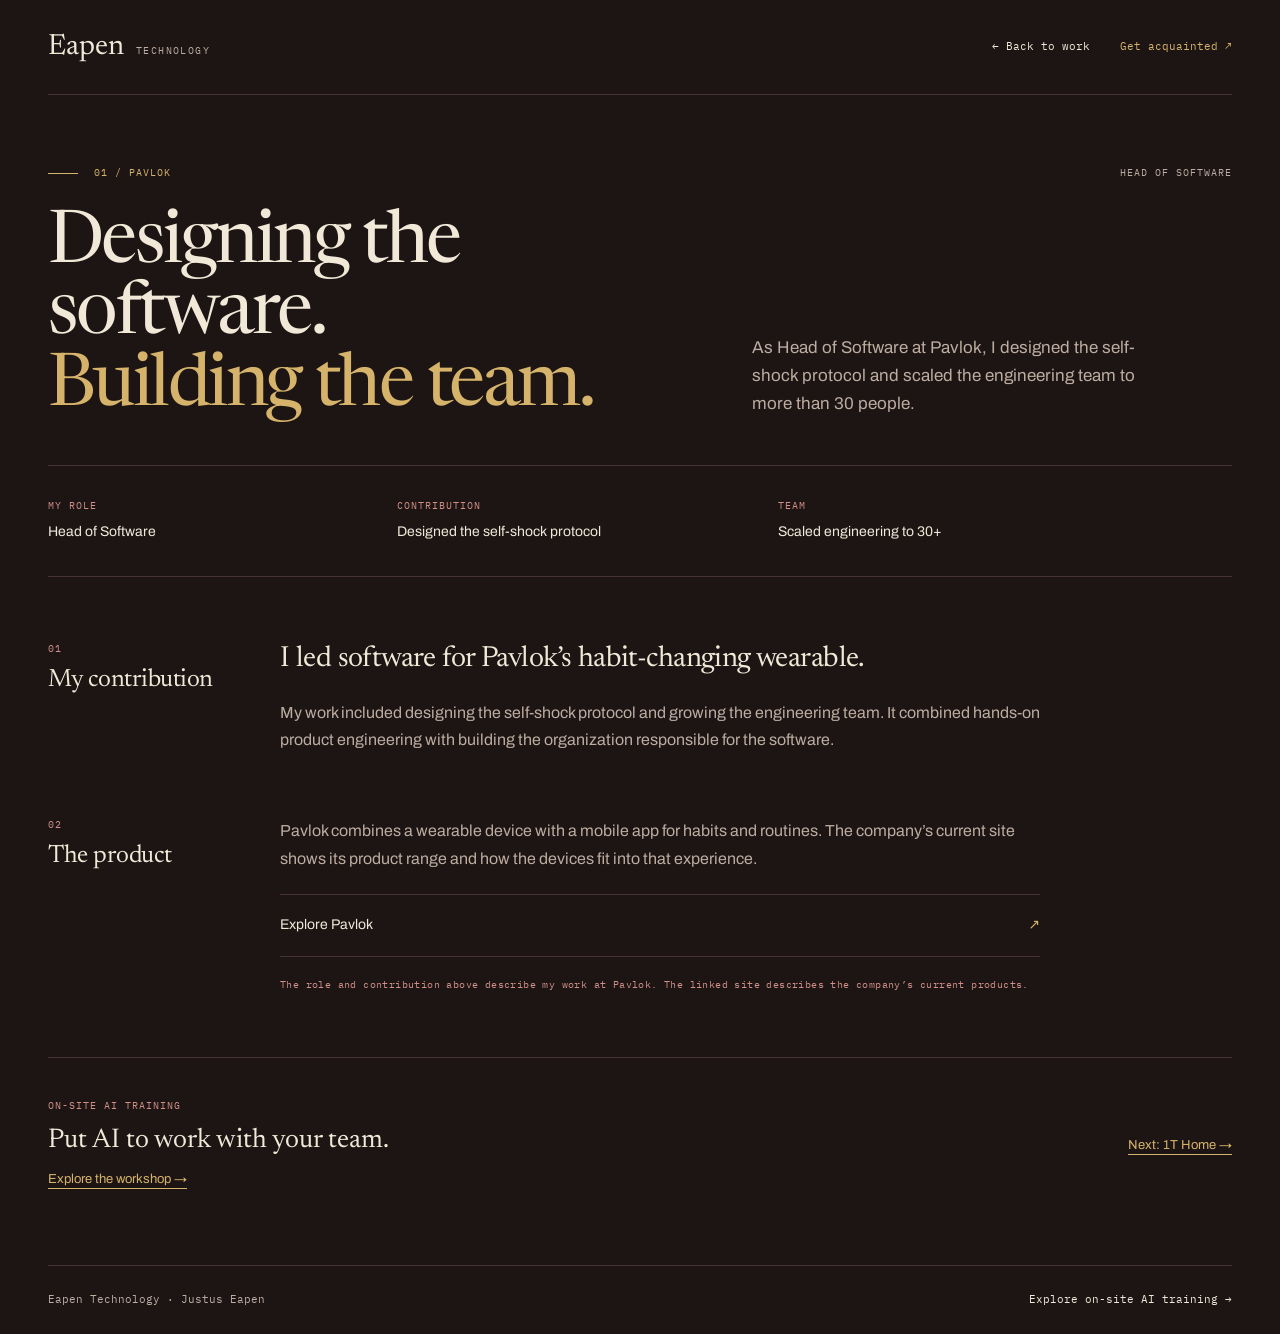
<file: work/pavlok.html>
<!doctype html>
<html lang="en">
  <head>
    <meta charset="utf-8" />
    <meta name="viewport" content="width=device-width, initial-scale=1" />
    <title>
      Pavlok — Software that meets the real world · Eapen Technology
    </title>
    <meta
      name="description"
      content="A project note from Justus Eapen, former Head of Software at Pavlok. Leading software for a habit-changing wearable as engineering grew to more than 30 people."
    />
    <link rel="canonical" href="https://eapentechnology.com/work/pavlok.html" />
    <meta name="theme-color" content="#1c1514" />
    <meta property="og:type" content="article" />
    <meta
      property="og:title"
      content="Pavlok — Software that meets the real world"
    />
    <meta
      property="og:description"
      content="A wearable, an app, and a growing team. A project note from Justus Eapen, former Head of Software at Pavlok."
    />
    <meta
      property="og:url"
      content="https://eapentechnology.com/work/pavlok.html"
    />
    <meta property="og:site_name" content="Eapen Technology" />
    <meta
      property="og:image"
      content="https://eapentechnology.com/assets/social-card.png"
    />
    <meta
      property="og:image:alt"
      content="Eapen Technology — On-site AI training with Justus Eapen"
    />
    <meta name="twitter:card" content="summary_large_image" />
    <meta
      name="twitter:title"
      content="Pavlok — Software that meets the real world"
    />
    <meta
      name="twitter:description"
      content="A wearable, an app, and a growing team. A project note from Justus Eapen, former Head of Software at Pavlok."
    />
    <meta
      name="twitter:image"
      content="https://eapentechnology.com/assets/social-card.png"
    />
    <link rel="icon" href="/assets/favicon.svg" type="image/svg+xml" />
    <link rel="preconnect" href="https://fonts.googleapis.com" />
    <link rel="preconnect" href="https://fonts.gstatic.com" crossorigin />
    <link
      href="https://fonts.googleapis.com/css2?family=Newsreader:ital,opsz,wght@0,6..72,400;0,6..72,500;1,6..72,400&amp;family=Archivo:wght@400;500;600&amp;family=IBM+Plex+Mono:wght@400;500&amp;display=swap"
      rel="stylesheet"
    />
    <link rel="stylesheet" href="/styles/cases.css" />
  </head>
  <body class="case-page">
    <a class="case-skip" href="#main">Skip to case story</a>
    <nav class="case-nav" aria-label="Main navigation">
      <a class="case-brand" href="/">Eapen<span>Technology</span></a>
      <div class="case-nav-links">
        <a href="/#work">← Back to work</a
        ><a
          href="https://calendly.com/eapentechnology/get-acquainted"
          target="_blank"
          rel="noopener noreferrer"
          >Get acquainted ↗</a
        >
      </div>
    </nav>
    <main id="main">
      <article
        class="case-story case-story--pavlok"
        data-case-article
        aria-labelledby="case-pavlok-title"
      >
        <header>
          <p class="case-kicker">
            <span>01 / Pavlok</span><span>Head of Software</span>
          </p>
          <div class="case-heading">
            <h1 class="case-title" id="case-pavlok-title" tabindex="-1">
              Designing the software.<br /><em>Building the team.</em>
            </h1>
            <p class="case-deck">
              As Head of Software at Pavlok, I designed the self-shock protocol
              and scaled the engineering team to more than 30 people.
            </p>
          </div>
        </header>
        <dl class="case-facts">
          <div>
            <dt>My role</dt>
            <dd>Head of Software</dd>
          </div>
          <div>
            <dt>Contribution</dt>
            <dd>Designed the self-shock protocol</dd>
          </div>
          <div>
            <dt>Team</dt>
            <dd>Scaled engineering to 30+</dd>
          </div>
        </dl>
        <section class="case-section" aria-labelledby="case-pavlok-section-1">
          <header>
            <span class="case-section-index">01</span>
            <h2 id="case-pavlok-section-1">My contribution</h2>
          </header>
          <div class="case-prose">
            <p class="case-big">
              I led software for Pavlok’s habit-changing wearable.
            </p>
            <p>
              My work included designing the self-shock protocol and growing the
              engineering team. It combined hands-on product engineering with
              building the organization responsible for the software.
            </p>
          </div>
        </section>
        <section class="case-section" aria-labelledby="case-pavlok-section-2">
          <header>
            <span class="case-section-index">02</span>
            <h2 id="case-pavlok-section-2">The product</h2>
          </header>
          <div class="case-prose">
            <p>
              Pavlok combines a wearable device with a mobile app for habits and
              routines. The company’s current site shows its product range and
              how the devices fit into that experience.
            </p>
            <div class="case-product-links">
              <a
                href="https://pavlok.com/"
                target="_blank"
                rel="noopener noreferrer"
                ><span>Explore Pavlok</span
                ><span aria-hidden="true">↗</span></a
              >
            </div>
            <p class="case-source-note">
              The role and contribution above describe my work at Pavlok. The
              linked site describes the company’s current products.
            </p>
          </div>
        </section>
        <footer class="case-next">
          <div>
            <span class="case-label">On-site AI training</span>
            <p>Put AI to work with your team.</p>
            <a href="/#offers">Explore the workshop →</a>
          </div>
          <a href="/work/1t-home.html" data-case-link>Next: 1T Home →</a>
        </footer>
      </article>
    </main>
    <footer class="case-footer">
      <span>Eapen Technology · Justus Eapen</span
      ><a href="/#offers">Explore on-site AI training →</a>
    </footer>
  </body>
</html>
</file>
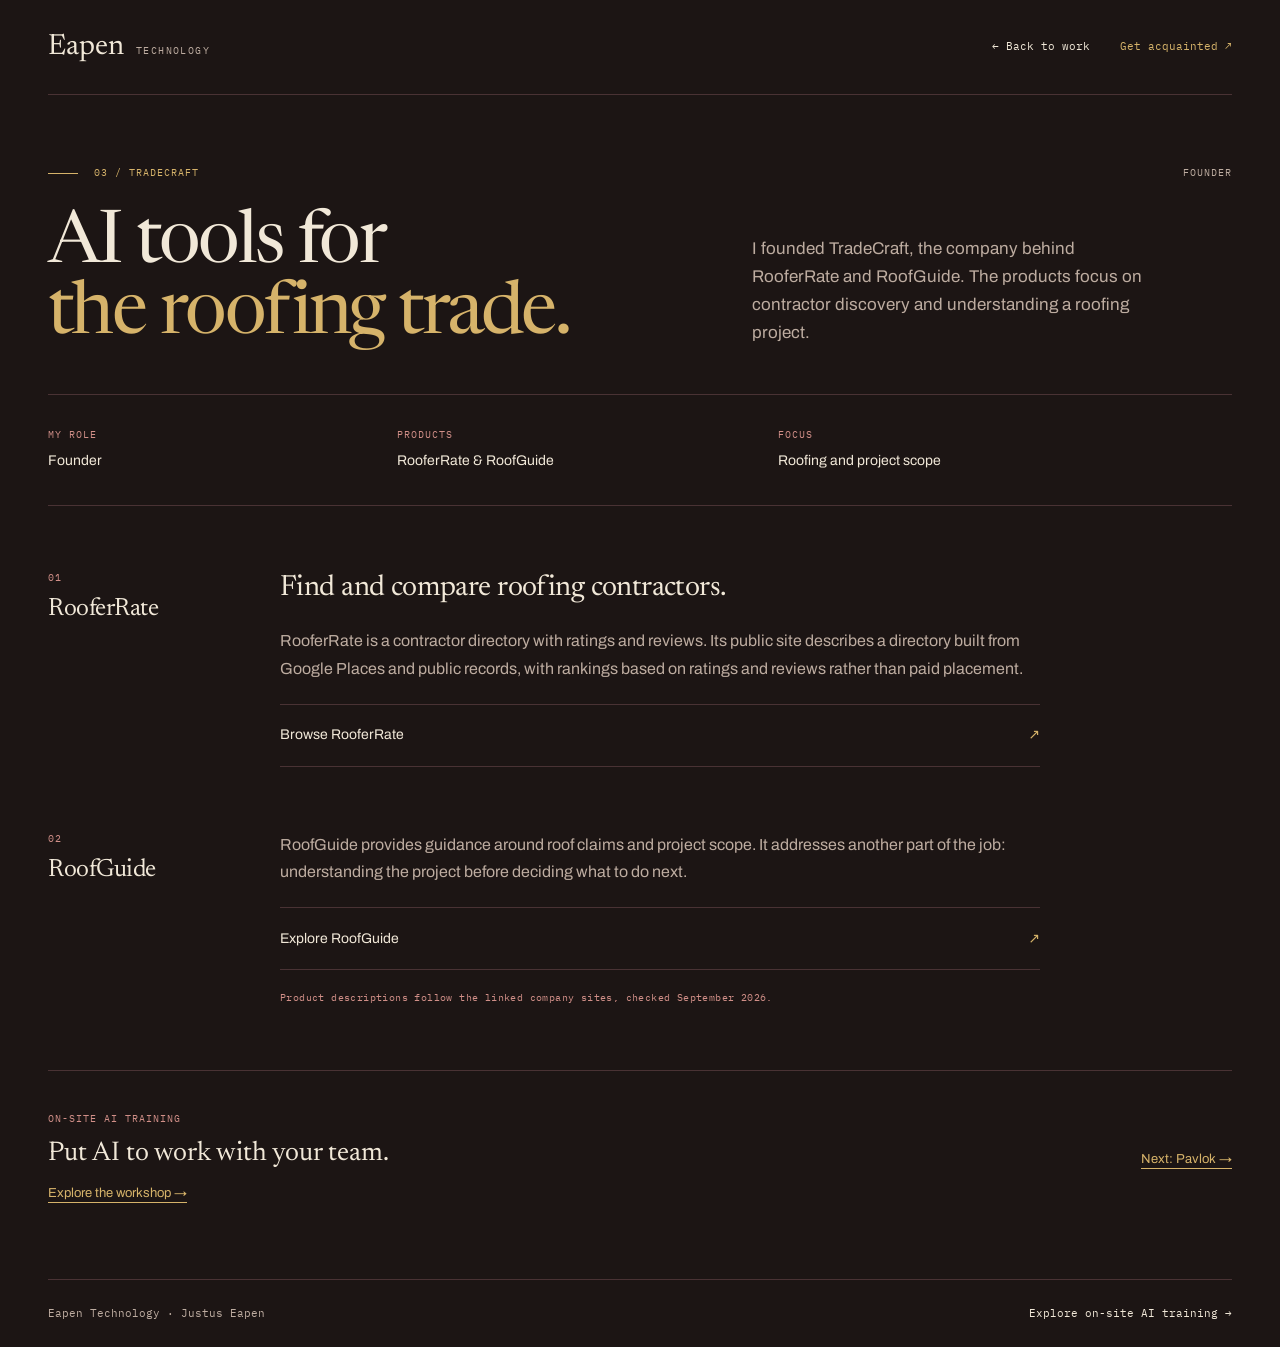
<file: work/tradecraft.html>
<!doctype html>
<html lang="en">
  <head>
    <meta charset="utf-8" />
    <meta name="viewport" content="width=device-width, initial-scale=1" />
    <title>TradeCraft — Built for the work at hand · Eapen Technology</title>
    <meta
      name="description"
      content="A project note from Justus Eapen, founder of TradeCraft. Focused software for the trades, from contractor discovery to understanding a roofing project."
    />
    <link
      rel="canonical"
      href="https://eapentechnology.com/work/tradecraft.html"
    />
    <meta name="theme-color" content="#1c1514" />
    <meta property="og:type" content="article" />
    <meta
      property="og:title"
      content="TradeCraft — Built for the work at hand"
    />
    <meta
      property="og:description"
      content="Focused software for the trades. A project note from Justus Eapen, founder of TradeCraft."
    />
    <meta
      property="og:url"
      content="https://eapentechnology.com/work/tradecraft.html"
    />
    <meta property="og:site_name" content="Eapen Technology" />
    <meta
      property="og:image"
      content="https://eapentechnology.com/assets/social-card.png"
    />
    <meta
      property="og:image:alt"
      content="Eapen Technology — On-site AI training with Justus Eapen"
    />
    <meta name="twitter:card" content="summary_large_image" />
    <meta
      name="twitter:title"
      content="TradeCraft — Built for the work at hand"
    />
    <meta
      name="twitter:description"
      content="Focused software for the trades. A project note from Justus Eapen, founder of TradeCraft."
    />
    <meta
      name="twitter:image"
      content="https://eapentechnology.com/assets/social-card.png"
    />
    <link rel="icon" href="/assets/favicon.svg" type="image/svg+xml" />
    <link rel="preconnect" href="https://fonts.googleapis.com" />
    <link rel="preconnect" href="https://fonts.gstatic.com" crossorigin />
    <link
      href="https://fonts.googleapis.com/css2?family=Newsreader:ital,opsz,wght@0,6..72,400;0,6..72,500;1,6..72,400&amp;family=Archivo:wght@400;500;600&amp;family=IBM+Plex+Mono:wght@400;500&amp;display=swap"
      rel="stylesheet"
    />
    <link rel="stylesheet" href="/styles/cases.css" />
  </head>
  <body class="case-page">
    <a class="case-skip" href="#main">Skip to case story</a>
    <nav class="case-nav" aria-label="Main navigation">
      <a class="case-brand" href="/">Eapen<span>Technology</span></a>
      <div class="case-nav-links">
        <a href="/#work">← Back to work</a
        ><a
          href="https://calendly.com/eapentechnology/get-acquainted"
          target="_blank"
          rel="noopener noreferrer"
          >Get acquainted ↗</a
        >
      </div>
    </nav>
    <main id="main">
      <article
        class="case-story case-story--tradecraft"
        data-case-article
        aria-labelledby="case-tradecraft-title"
      >
        <header>
          <p class="case-kicker">
            <span>03 / TradeCraft</span><span>Founder</span>
          </p>
          <div class="case-heading">
            <h1 class="case-title" id="case-tradecraft-title" tabindex="-1">
              AI tools for<br /><em>the roofing trade.</em>
            </h1>
            <p class="case-deck">
              I founded TradeCraft, the company behind RooferRate and RoofGuide.
              The products focus on contractor discovery and understanding a
              roofing project.
            </p>
          </div>
        </header>
        <dl class="case-facts">
          <div>
            <dt>My role</dt>
            <dd>Founder</dd>
          </div>
          <div>
            <dt>Products</dt>
            <dd>RooferRate &amp; RoofGuide</dd>
          </div>
          <div>
            <dt>Focus</dt>
            <dd>Roofing and project scope</dd>
          </div>
        </dl>
        <section
          class="case-section"
          aria-labelledby="case-tradecraft-section-1"
        >
          <header>
            <span class="case-section-index">01</span>
            <h2 id="case-tradecraft-section-1">RooferRate</h2>
          </header>
          <div class="case-prose">
            <p class="case-big">Find and compare roofing contractors.</p>
            <p>
              RooferRate is a contractor directory with ratings and reviews. Its
              public site describes a directory built from Google Places and
              public records, with rankings based on ratings and reviews rather
              than paid placement.
            </p>
            <div class="case-product-links">
              <a
                href="https://rooferrate.com/"
                target="_blank"
                rel="noopener noreferrer"
                ><span>Browse RooferRate</span
                ><span aria-hidden="true">↗</span></a
              >
            </div>
          </div>
        </section>
        <section
          class="case-section"
          aria-labelledby="case-tradecraft-section-2"
        >
          <header>
            <span class="case-section-index">02</span>
            <h2 id="case-tradecraft-section-2">RoofGuide</h2>
          </header>
          <div class="case-prose">
            <p>
              RoofGuide provides guidance around roof claims and project scope.
              It addresses another part of the job: understanding the project
              before deciding what to do next.
            </p>
            <div class="case-product-links">
              <a
                href="https://roofguide.ai/"
                target="_blank"
                rel="noopener noreferrer"
                ><span>Explore RoofGuide</span
                ><span aria-hidden="true">↗</span></a
              >
            </div>
            <p class="case-source-note">
              Product descriptions follow the linked company sites, checked
              September 2026.
            </p>
          </div>
        </section>
        <footer class="case-next">
          <div>
            <span class="case-label">On-site AI training</span>
            <p>Put AI to work with your team.</p>
            <a href="/#offers">Explore the workshop →</a>
          </div>
          <a href="/work/pavlok.html" data-case-link>Next: Pavlok →</a>
        </footer>
      </article>
    </main>
    <footer class="case-footer">
      <span>Eapen Technology · Justus Eapen</span
      ><a href="/#offers">Explore on-site AI training →</a>
    </footer>
  </body>
</html>
</file>
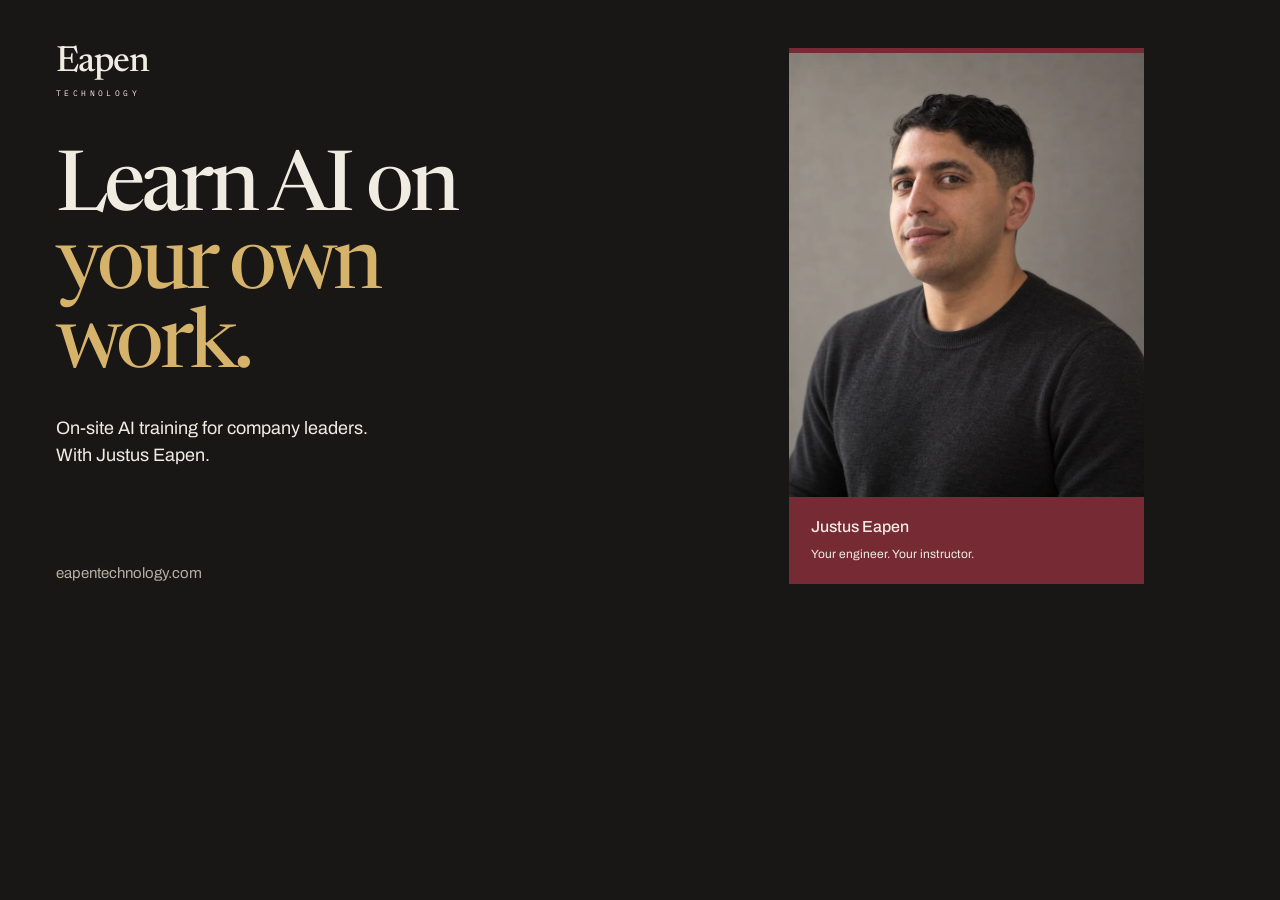
<file: design/workshop/social-card.html>
<!doctype html>
<html lang="en">
  <head>
    <meta charset="utf-8" />
    <meta name="viewport" content="width=device-width, initial-scale=1" />
    <title>Eapen Technology — social image source</title>
    <link rel="preconnect" href="https://fonts.googleapis.com" />
    <link rel="preconnect" href="https://fonts.gstatic.com" crossorigin />
    <link
      href="https://fonts.googleapis.com/css2?family=Archivo:wght@400;500&family=IBM+Plex+Mono:wght@400&family=Newsreader:wght@400;450;500&display=swap"
      rel="stylesheet"
    />
    <style>
      * {
        box-sizing: border-box;
      }
      html,
      body {
        margin: 0;
        width: 1200px;
        height: 630px;
        overflow: hidden;
      }
      body {
        color: #f1ece2;
        background: #191616;
        font:
          400 18px/1.5 Archivo,
          sans-serif;
      }
      .card {
        display: grid;
        grid-template-columns: 1fr 355px;
        gap: 56px;
        padding: 48px 56px;
        height: 100%;
      }
      .copy {
        display: flex;
        flex-direction: column;
        align-items: flex-start;
      }
      .brand {
        font:
          500 36px/0.85 Newsreader,
          Georgia,
          serif;
        letter-spacing: -1px;
      }
      .brand small {
        display: block;
        margin-top: 10px;
        font:
          400 8px/1 "IBM Plex Mono",
          monospace;
        letter-spacing: 3.4px;
      }
      h1 {
        font:
          450 83px/0.95 Newsreader,
          Georgia,
          serif;
        letter-spacing: -4px;
        margin: 55px 0 27px;
      }
      h1 span {
        color: #d6b36a;
      }
      p {
        margin: 0;
      }
      .url {
        margin-top: auto;
        padding-top: 25px;
        color: #b9aea3;
        font-size: 15px;
      }
      figure {
        margin: 0;
        display: flex;
        flex-direction: column;
        border-top: 5px solid #762a33;
      }
      img {
        width: 355px;
        height: 444px;
        object-fit: cover;
        display: block;
      }
      figcaption {
        flex: 1;
        background: #762a33;
        padding: 18px 22px;
      }
      figcaption strong {
        display: block;
        font-size: 16px;
        font-weight: 500;
      }
      figcaption span {
        font-size: 12px;
      }
    </style>
  </head>
  <body>
    <main class="card">
      <div class="copy">
        <div class="brand">Eapen<small>TECHNOLOGY</small></div>
        <h1>
          Learn AI on<br /><span>your own<br />work.</span>
        </h1>
        <p>On-site AI training for company leaders.<br />With Justus Eapen.</p>
        <div class="url">eapentechnology.com</div>
      </div>
      <figure>
        <img
          src="/assets/justus-headshot-800.webp"
          width="800"
          height="1000"
          alt="Justus Eapen"
        />
        <figcaption>
          <strong>Justus Eapen</strong
          ><span>Your engineer. Your instructor.</span>
        </figcaption>
      </figure>
    </main>
  </body>
</html>
</file>
<file: styles/site.css>
:root {
  --ink: #191616;
  --ink-deep: #131111;
  --surface: #211c1c;
  --paper: #f1ece2;
  --paper-dark: #e6ded1;
  --text: #f1ece2;
  --muted: #b9aea3;
  --gold: #d6b36a;
  --red: #762a33;
  --line: #ffffff26;
  --serif: "Newsreader", Georgia, serif;
  --sans: "Archivo", Arial, sans-serif;
  --mono: "IBM Plex Mono", monospace;
}
* {
  box-sizing: border-box;
}
html {
  scroll-behavior: smooth;
  scroll-padding-top: 32px;
}
body {
  margin: 0;
  background: var(--ink);
  color: var(--text);
  font: 400 16px/1.65 var(--sans);
  -webkit-font-smoothing: antialiased;
}
body:has(dialog[open]) {
  overflow: hidden;
}
a {
  color: inherit;
  text-decoration: none;
}
button {
  font: inherit;
  cursor: pointer;
}
a,
button,
summary {
  touch-action: manipulation;
  -webkit-tap-highlight-color: transparent;
}
a:focus-visible,
button:focus-visible,
summary:focus-visible {
  outline: 3px solid var(--gold);
  outline-offset: 5px;
}
img,
svg {
  display: block;
  max-width: 100%;
}
h1,
h2,
h3,
p,
figure {
  margin: 0;
}
h1,
h2,
h3 {
  font-weight: 400;
}
em {
  font-style: normal;
}
::selection {
  color: var(--ink);
  background: var(--gold);
}
.wrap {
  width: min(calc(100% - 112px), 1360px);
  margin-inline: auto;
}
.section-space {
  padding-block: 90px;
}
.eyebrow,
.mono {
  font: 450 11px/1.5 var(--mono);
  letter-spacing: 1.3px;
  text-transform: uppercase;
}
.eyebrow {
  display: block;
  color: var(--muted);
}
.sr-only {
  position: absolute;
  width: 1px;
  height: 1px;
  padding: 0;
  margin: -1px;
  overflow: hidden;
  clip: rect(0, 0, 0, 0);
  white-space: nowrap;
  border: 0;
}
.skip-link {
  position: fixed;
  top: 12px;
  left: 12px;
  padding: 12px 22px;
  background: var(--gold);
  color: var(--ink);
  z-index: 100;
  transform: translateY(-160%);
}
.skip-link:focus {
  transform: none;
}
.button {
  min-height: 52px;
  display: inline-flex;
  align-items: center;
  justify-content: space-between;
  gap: 32px;
  padding: 15px 22px;
  border: 1px solid transparent;
  font-size: 14px;
  font-weight: 550;
  line-height: 1.5;
  transition: background 0.2s;
}
.button span:last-child {
  font-size: 21px;
  line-height: 1;
}
.button-gold {
  background: var(--gold);
  color: #241b13;
}
.button-gold:hover {
  background: #e7c986;
}
.button-ghost {
  border-color: var(--line);
  color: var(--paper);
  background: transparent;
}
.button-ghost:hover {
  border-color: var(--gold);
  color: var(--gold);
}
.underlined-link {
  display: inline-flex;
  align-items: center;
  justify-content: space-between;
  gap: 24px;
  min-height: 44px;
  padding-block: 7px;
  border-bottom: 1px solid currentColor;
  font-size: 14px;
  font-weight: 500;
}
.underlined-link:hover {
  color: var(--gold);
}

.site-header {
  min-height: 100px;
  display: flex;
  align-items: center;
  justify-content: space-between;
  gap: 32px;
  border-bottom: 1px solid var(--line);
}
.brand {
  font: 500 36px/0.9 var(--serif);
  letter-spacing: -1px;
}
.brand-sub {
  display: block;
  font: 450 8px/1 var(--mono);
  letter-spacing: 3.1px;
  margin-top: 10px;
}
.site-header nav {
  display: flex;
  gap: 30px;
  font-size: 12px;
  color: var(--muted);
}
.site-header nav a,
.header-cta {
  padding-block: 12px;
}
.site-header nav a:hover,
.underlined-link:hover {
  color: var(--gold);
}
.header-cta {
  font-size: 13px;
  color: var(--gold);
  white-space: nowrap;
}
.header-cta span {
  margin-left: 14px;
}
.hero-inner {
  display: grid;
  grid-template-columns: minmax(0, 1fr) minmax(0, 0.67fr);
  align-items: center;
  gap: clamp(40px, 6vw, 100px);
  padding-block: 70px;
}
.hero-eyebrow {
  color: var(--gold);
  margin-bottom: 27px;
}
.hero h1 {
  font: 450 clamp(55px, 6.1vw, 88px) / 0.99 var(--serif);
  letter-spacing: -0.045em;
}
.hero h1 > span {
  color: var(--gold);
}
.hero-lead {
  max-width: 530px;
  font-size: 18px;
  line-height: 1.7;
  margin-top: 28px;
  color: var(--paper-dark);
}
.hero-offer {
  margin-top: 27px;
}
.hero-offer strong {
  display: block;
  font-size: 14px;
  font-weight: 550;
}
.hero-offer > span {
  display: block;
  margin-top: 5px;
  font-size: 13px;
  color: var(--muted);
}
.hero-offer > span > span {
  margin-inline: 7px;
}
.hero-actions {
  display: flex;
  align-items: center;
  flex-wrap: wrap;
  gap: 16px 25px;
  margin-top: 25px;
}
.hero-actions .underlined-link {
  font-size: 12px;
}
.hero-note {
  margin-top: 16px;
  color: var(--muted);
  font-size: 11px;
}
.hero-portrait {
  width: 100%;
  max-width: 400px;
  justify-self: end;
}
.hero-portrait > img {
  width: 100%;
  height: auto;
  aspect-ratio: 4/4.8;
  object-fit: cover;
  object-position: 50% 31%;
}
.hero-portrait figcaption {
  background: var(--red);
  padding: 20px 22px;
  display: flex;
  align-items: center;
  justify-content: space-between;
  gap: 12px;
}
.hero-portrait figcaption strong {
  display: block;
  font: 400 25px/1.15 var(--serif);
}
.hero-portrait figcaption > span > span {
  display: block;
  font-size: 10px;
  margin-top: 6px;
  color: #f1ece2cf;
}
.hero-portrait figcaption a {
  font-size: 10px;
  text-decoration: underline;
  text-underline-offset: 5px;
  padding-block: 12px;
}
.employer-case {
  background: var(--ink-deep);
  border-top: 1px solid var(--line);
  border-bottom: 1px solid var(--line);
}
.employer-case-inner {
  display: grid;
  grid-template-columns: 1fr 1.25fr;
  gap: 70px;
  align-items: start;
}
.employer-case .eyebrow {
  color: var(--gold);
  margin-bottom: 20px;
}
.employer-case h2 {
  font-size: clamp(34px, 3.8vw, 52px);
}
.employer-case-copy {
  border-left: 2px solid var(--red);
  padding-left: 26px;
}
.employer-case-label {
  font-size: 12px;
  color: var(--paper-dark);
}
.employer-case-copy p + p {
  margin-top: 15px;
}
.employer-case-fence {
  font: 450 10px/1.55 var(--mono);
  letter-spacing: 0.7px;
  text-transform: uppercase;
  color: var(--gold);
}
.experience-strip {
  border-block: 1px solid var(--line);
}
.experience-inner {
  display: grid;
  grid-template-columns: repeat(3, 1fr);
  gap: 30px;
  padding-block: 26px;
}
.experience-inner > div + div {
  padding-left: 30px;
  border-left: 1px solid var(--line);
}
.experience-inner strong {
  font-size: 14px;
  font-weight: 550;
}
.experience-inner span {
  display: block;
  font-size: 11px;
  color: var(--muted);
  margin-top: 4px;
}
h2 {
  font: 400 clamp(38px, 4vw, 56px) / 1.06 var(--serif);
  letter-spacing: -0.028em;
}
.section-intro {
  display: grid;
  grid-template-columns: 1.2fr 1fr;
  gap: 70px;
  align-items: end;
  margin-bottom: 46px;
}
.section-intro .eyebrow,
.method-grid .eyebrow,
.faq .eyebrow {
  margin-bottom: 20px;
}
.section-description {
  font-size: 15px;
  color: var(--muted);
  max-width: 460px;
}
.section-description p + p {
  margin-top: 16px;
}
.offers {
  background: var(--paper);
  color: var(--ink);
}
.offers .eyebrow {
  color: var(--red);
}
.offers .section-description {
  color: #615550;
}
.visit-steps {
  display: grid;
  grid-template-columns: repeat(3, 1fr);
  margin: 0;
  padding: 0;
  list-style: none;
  border-top: 1px solid #1916163b;
}
.visit-steps li {
  padding: 28px 28px 25px 0;
}
.visit-steps li + li {
  border-left: 1px solid #19161626;
  padding-left: 28px;
}
.step-number {
  color: var(--red);
  font: 400 13px/1 var(--mono);
}
.visit-steps h3 {
  font: 450 29px/1.1 var(--serif);
  margin: 24px 0 14px;
  letter-spacing: -0.5px;
}
.visit-steps p {
  font-size: 14px;
  color: #615550;
  line-height: 1.75;
}
.training-summary {
  display: grid;
  grid-template-columns: 1fr 1.08fr 1.2fr;
  gap: 35px;
  margin-top: 24px;
  padding: 28px 32px;
  background: #e5dccd;
  border-left: 3px solid var(--red);
}
.training-summary .eyebrow {
  font-size: 9px;
}
.training-summary strong {
  display: block;
  margin-top: 12px;
  font: 400 33px/1.15 var(--serif);
}
.training-summary strong small {
  font: 400 11px/1.5 var(--sans);
}
.training-summary p {
  font-size: 12px;
  color: #615550;
  margin-top: 10px;
}
.training-summary p.takeaway {
  font-size: 14px;
  color: var(--ink);
  margin-top: 12px;
}
.training-summary .underlined-link {
  margin-top: 12px;
  font-size: 12px;
}
.offers a:focus-visible {
  outline-color: var(--red);
}
.offers .underlined-link:hover {
  color: var(--red);
}
.work {
  background: var(--ink);
}
.work .eyebrow {
  color: var(--gold);
}
.featured-project {
  display: grid;
  grid-template-columns: 1fr auto;
  gap: 45px;
  padding: 38px 42px;
  border: 1px solid #d6b36a55;
  background: var(--surface);
}
.featured-project h3 {
  font: 400 40px/1.1 var(--serif);
  letter-spacing: -0.8px;
  margin-top: 18px;
}
.featured-project p {
  color: var(--muted);
  max-width: 560px;
  margin-top: 20px;
  font-size: 15px;
}
.project-link {
  display: inline-block;
  color: var(--gold);
  font-size: 12px;
  margin-top: 25px;
  text-decoration: underline;
  text-underline-offset: 6px;
}
.team-proof {
  display: flex;
  flex-direction: column;
  justify-content: center;
  padding-left: 50px;
  border-left: 1px solid var(--line);
  color: var(--gold);
}
.team-proof strong {
  font: 400 clamp(70px, 9vw, 120px) / 1 var(--serif);
  letter-spacing: -5px;
}
.team-proof span {
  margin-top: 8px;
  font: 400 9px/1.5 var(--mono);
  letter-spacing: 1px;
}
.project {
  position: relative;
}
.project:hover h3,
.project-row:hover .project-open {
  color: var(--gold);
}
.project-row {
  display: grid;
  grid-template-columns: 210px 1fr 28px;
  align-items: center;
  gap: 25px;
  padding: 28px 0;
  border-bottom: 1px solid var(--line);
}
.project-role {
  color: var(--muted);
  font: 400 10px/1.65 var(--mono);
  text-transform: uppercase;
  letter-spacing: 0.8px;
}
.project-row h3 {
  font: 400 27px/1.15 var(--serif);
}
.project-row p {
  color: var(--muted);
  font-size: 12px;
  margin-top: 8px;
}
.project-open {
  font-size: 24px;
}
.case-loading {
  display: block;
  font: 400 11px/1.5 var(--mono);
}
.case-loading:empty {
  display: none;
}
.direct-case-link {
  display: block;
  padding: 12px;
  font-size: 12px;
  text-decoration: underline;
  color: var(--gold);
}
.method {
  background: var(--ink-deep);
  border-block: 1px solid var(--line);
}
.method-grid {
  display: grid;
  grid-template-columns: 1.12fr 1fr;
  gap: 90px;
}
.method blockquote {
  font: 400 24px/1.4 var(--serif);
  margin: 28px 0 14px;
  color: var(--paper-dark);
  max-width: 480px;
}
.quote-source {
  font-size: 11px;
  color: var(--muted);
}
.quote-source a {
  text-decoration: underline;
  text-underline-offset: 4px;
}
.method-example {
  border-left: 2px solid var(--red);
  padding-left: 32px;
  align-self: center;
}
.method-example .eyebrow {
  color: var(--gold);
  font-size: 9px;
}
.method-example h3 {
  font: 400 29px/1.18 var(--serif);
}
.method-example > p {
  margin-top: 18px;
  font-size: 14px;
  color: var(--muted);
}
.method-example .example-label {
  font: 400 10px/1.5 var(--mono);
}
.demo-disclosure {
  margin-top: 38px;
  border-top: 1px solid var(--line);
  border-bottom: 1px solid var(--line);
}
summary {
  cursor: pointer;
  list-style: none;
}
summary::-webkit-details-marker {
  display: none;
}
.demo-disclosure > summary {
  display: flex;
  justify-content: space-between;
  gap: 20px;
  padding: 19px 0;
  color: var(--gold);
  font-size: 13px;
}
.disclosure-sign {
  font-size: 22px;
  line-height: 1;
}
details[open] > summary .disclosure-sign,
.faq details[open] summary > span,
.writing-disclosure[open] > summary > span {
  transform: rotate(45deg);
}
#workflow-stage {
  padding-block: 20px;
}
.workflow-fallback {
  border: 1px solid var(--line);
  padding: 28px;
}
.workflow-fallback h3 {
  font: 400 32px/1.1 var(--serif);
  margin-block: 15px;
}
.workflow-fallback p,
.workflow-fallback li {
  max-width: 720px;
}
.workflow-column {
  min-width: 0;
}
.faq-grid {
  display: grid;
  grid-template-columns: 1fr 1.35fr;
  gap: 80px;
}
.faq-list {
  border-top: 1px solid var(--line);
}
.faq-list details {
  border-bottom: 1px solid var(--line);
}
.faq-list summary {
  display: flex;
  justify-content: space-between;
  gap: 24px;
  padding: 20px 0;
  font-size: 15px;
}
.faq-list summary > span {
  color: var(--gold);
  font-size: 20px;
  flex-shrink: 0;
  line-height: 1.2;
}
.faq-list details p {
  color: var(--muted);
  font-size: 14px;
  padding: 0 35px 24px 0;
}
.custom-build {
  padding-bottom: 75px;
}
.build-inner {
  border-top: 1px solid #d6b36a70;
  padding-top: 32px;
  display: grid;
  grid-template-columns: 1fr auto;
  gap: 55px;
  align-items: center;
}
.custom-build h2 {
  font-size: 38px;
  margin-block: 15px 14px;
}
.custom-build .eyebrow {
  color: var(--gold);
}
.custom-build p:not(.eyebrow) {
  color: var(--muted);
  font-size: 13px;
}
.build-price strong {
  display: block;
  color: var(--paper);
  font: 400 32px/1.3 var(--serif);
  margin-top: 6px;
}
.custom-build .underlined-link {
  font-size: 12px;
  margin-top: 12px;
}
.contact {
  background: var(--red);
}
.contact-content {
  text-align: center;
  display: flex;
  flex-direction: column;
  align-items: center;
}
.contact .eyebrow {
  color: #f1ece2b8;
}
.contact h2 {
  font-size: clamp(42px, 5vw, 70px);
  margin-top: 22px;
}
.contact-content > p:not(.eyebrow):not(.contact-note) {
  max-width: 545px;
  font-size: 15px;
  color: #f1ece2dc;
  margin-top: 22px;
}
.contact-actions {
  display: flex;
  flex-wrap: wrap;
  align-items: center;
  justify-content: center;
  gap: 24px;
  margin-top: 30px;
}
.contact-email {
  font-size: 12px;
  text-decoration: underline;
  text-underline-offset: 6px;
  padding-block: 12px;
}
.contact-note {
  font-size: 11px;
  margin-top: 17px;
  color: #f1ece2d0;
}
.afterword {
  display: grid;
  grid-template-columns: 1fr 1fr;
  gap: 60px;
  padding-block: 34px;
}
.writing-disclosure > summary {
  display: flex;
  justify-content: space-between;
  align-items: center;
  gap: 25px;
  font-size: 12px;
  padding-block: 10px;
}
.writing-disclosure > summary > span {
  font-size: 20px;
  color: var(--gold);
}
.essay-list a {
  display: flex;
  justify-content: space-between;
  gap: 20px;
  color: var(--muted);
  font-size: 12px;
  padding: 14px 0;
  border-top: 1px solid var(--line);
}
.playbook-note {
  color: var(--muted);
  font-size: 11px;
  line-height: 1.9;
}
.playbook-note strong {
  font-weight: 500;
  color: var(--paper);
}
.playbook-note a {
  text-decoration: underline;
  text-underline-offset: 4px;
}
.site-footer {
  display: flex;
  flex-wrap: wrap;
  gap: 18px 28px;
  align-items: center;
  border-top: 1px solid var(--line);
  padding-block: 27px;
  font-size: 10px;
  color: var(--muted);
}
.footer-brand {
  font: 400 23px/1 var(--serif);
  color: var(--paper);
}
.site-footer > span {
  margin-right: auto;
}
.case-dialog {
  border: 1px solid var(--line);
  padding: 0;
  max-width: 1040px;
  width: calc(100% - 60px);
  max-height: calc(100dvh - 60px);
  background: #1c1514;
  color: var(--text);
  overflow: auto;
  box-shadow: 0 24px 80px #0008;
}
.case-dialog::backdrop {
  background: #110b0ae0;
}
.dialog-close {
  position: sticky;
  top: 0;
  width: 100%;
  display: flex;
  justify-content: space-between;
  align-items: center;
  gap: 25px;
  padding: 15px 26px;
  border: 0;
  border-bottom: 1px solid var(--line);
  background: #241b1b;
  color: var(--text);
  z-index: 5;
}
.dialog-close span:first-child {
  font: 450 10px/1.5 var(--mono);
  letter-spacing: 1px;
}
.dialog-close span:last-child {
  font-size: 30px;
  line-height: 1;
}
.case-dialog .case-story {
  max-width: none;
  margin: 0;
}

@media (min-width: 1600px) {
  .hero-inner {
    grid-template-columns: 1fr 480px;
  }
}
@media (max-width: 1100px) {
  .wrap {
    width: calc(100% - 72px);
  }
  .hero-inner {
    gap: 35px;
    padding-block: 52px;
  }
  .hero h1 {
    font-size: 64px;
  }
  .hero-lead {
    font-size: 16px;
  }
  .hero-portrait figcaption {
    padding: 18px;
    flex-wrap: wrap;
  }
  .hero-portrait figcaption a {
    padding-block: 4px;
  }
  .section-intro {
    gap: 45px;
  }
  .training-summary {
    gap: 25px;
    padding: 26px;
  }
  .training-summary strong {
    font-size: 29px;
  }
  .method-grid,
  .faq-grid {
    gap: 50px;
  }
  .employer-case-inner {
    gap: 45px;
  }
  .team-proof {
    padding-left: 35px;
  }
}
@media (max-width: 760px) {
  .wrap {
    width: calc(100% - 40px);
  }
  .site-header {
    min-height: 80px;
    gap: 15px;
  }
  .site-header nav {
    display: none;
  }
  .brand {
    font-size: 31px;
  }
  .brand-sub {
    font-size: 7px;
    letter-spacing: 2.7px;
    margin-top: 8px;
  }
  .header-cta {
    font-size: 12px;
  }
  .hero-inner {
    display: flex;
    flex-direction: column;
    gap: 30px;
    padding-block: 38px 32px;
    align-items: stretch;
  }
  .hero-eyebrow {
    font-size: 9px;
    letter-spacing: 0.8px;
    margin-bottom: 24px;
  }
  .hero h1 {
    font-size: clamp(43px, 12.5vw, 76px);
    line-height: 1.02;
  }
  .hero-lead {
    font-size: 15px;
    margin-top: 23px;
    line-height: 1.65;
    max-width: 520px;
  }
  .hero-offer {
    margin-top: 22px;
  }
  .hero-offer strong {
    font-size: 13px;
  }
  .hero-offer > span {
    font-size: 11px;
  }
  .hero-offer > span > span {
    margin-inline: 3px;
  }
  .hero-actions {
    gap: 14px 20px;
    margin-top: 22px;
  }
  .hero-actions .button {
    padding: 13px 20px;
    font-size: 12px;
  }
  .hero-actions .underlined-link {
    font-size: 11px;
  }
  .hero-note {
    max-width: 320px;
    font-size: 10px;
    margin-top: 15px;
  }
  .hero-portrait {
    display: grid;
    grid-template-columns: 96px 1fr;
    max-width: none;
  }
  .hero-portrait > img {
    height: 116px;
    width: 96px;
    aspect-ratio: auto;
    object-position: 50% 28%;
  }
  .hero-portrait figcaption {
    gap: 10px;
    padding: 18px 20px;
    align-content: center;
  }
  .hero-portrait figcaption strong {
    font-size: 25px;
  }
  .hero-portrait figcaption > span > span {
    font-size: 10px;
  }
  .hero-portrait figcaption a {
    font-size: 10px;
  }
  .experience-inner {
    grid-template-columns: 1fr;
    gap: 11px;
    padding-block: 21px;
  }
  .employer-case-inner {
    grid-template-columns: 1fr;
    gap: 24px;
  }
  .employer-case h2 {
    font-size: 35px;
  }
  .employer-case-copy {
    padding-left: 20px;
  }
  .employer-case-label {
    font-size: 11px;
  }
  .employer-case-fence {
    font-size: 9px;
    letter-spacing: 0.6px;
  }
  .experience-inner > div {
    display: grid;
    grid-template-columns: 96px 1fr;
    gap: 15px;
    align-items: baseline;
  }
  .experience-inner > div + div {
    border: 0;
    padding: 0;
  }
  .experience-inner strong {
    font-size: 11px;
  }
  .experience-inner span {
    font-size: 9px;
    margin: 0;
  }
  .section-space {
    padding-block: 55px;
  }
  h2 {
    font-size: 37px;
  }
  .section-intro {
    grid-template-columns: 1fr;
    gap: 23px;
    margin-bottom: 30px;
  }
  .section-intro .eyebrow,
  .method-grid .eyebrow,
  .faq .eyebrow {
    font-size: 9px;
    letter-spacing: 1px;
    margin-bottom: 17px;
  }
  .section-description {
    font-size: 14px;
  }
  .visit-steps {
    grid-template-columns: 1fr;
  }
  .visit-steps li,
  .visit-steps li + li {
    padding: 22px 0 22px 39px;
    border-left: 0;
    border-bottom: 1px solid #19161626;
    position: relative;
  }
  .step-number {
    position: absolute;
    left: 0;
    top: 27px;
    font-size: 11px;
  }
  .visit-steps h3 {
    margin: 0 0 10px;
    font-size: 27px;
  }
  .visit-steps p {
    font-size: 13px;
  }
  .training-summary {
    grid-template-columns: 1fr 1fr;
    gap: 24px 16px;
    padding: 24px 20px;
  }
  .training-summary > div:last-child {
    grid-column: 1 / -1;
    border-top: 1px solid #19161626;
    padding-top: 18px;
  }
  .training-summary strong {
    font-size: 29px;
  }
  .training-summary strong small {
    display: block;
    margin-top: 5px;
  }
  .training-summary p {
    font-size: 11px;
  }
  .training-summary p.takeaway {
    font-size: 13px;
  }
  .training-summary .eyebrow {
    font-size: 8px;
    letter-spacing: 0.7px;
  }
  .featured-project {
    padding: 28px;
    gap: 25px;
    grid-template-columns: 1fr;
  }
  .featured-project h3 {
    font-size: 33px;
  }
  .featured-project p {
    font-size: 13px;
    margin-top: 16px;
  }
  .featured-project .eyebrow {
    font-size: 9px;
  }
  .team-proof {
    border-left: 0;
    border-top: 1px solid var(--line);
    padding: 22px 0 0;
    flex-direction: row;
    align-items: center;
    justify-content: flex-start;
    gap: 25px;
  }
  .team-proof strong {
    font-size: 66px;
    letter-spacing: -3px;
  }
  .team-proof span {
    margin-top: 0;
  }
  .project-row {
    grid-template-columns: 1fr 25px;
    gap: 12px;
    padding-block: 24px;
  }
  .project-row .project-role {
    grid-column: 1 / -1;
    font-size: 9px;
  }
  .project-row h3 {
    font-size: 26px;
  }
  .project-row p {
    font-size: 12px;
  }
  .method-grid {
    grid-template-columns: 1fr;
    gap: 28px;
  }
  .method blockquote {
    font-size: 22px;
    margin-top: 23px;
  }
  .quote-source {
    font-size: 10px;
  }
  .method-example {
    padding-left: 22px;
  }
  .method-example h3 {
    font-size: 25px;
  }
  .method-example > p {
    font-size: 13px;
    margin-top: 14px;
  }
  .method-example .example-label {
    font-size: 9px;
  }
  .demo-disclosure {
    margin-top: 28px;
  }
  .demo-disclosure > summary {
    font-size: 12px;
  }
  .faq-grid {
    grid-template-columns: 1fr;
    gap: 26px;
  }
  .faq-list summary {
    font-size: 13px;
    padding-block: 20px;
  }
  .faq-list details p {
    font-size: 13px;
  }
  .custom-build {
    padding-bottom: 50px;
  }
  .build-inner {
    grid-template-columns: 1fr;
    gap: 22px;
    padding-top: 26px;
  }
  .custom-build h2 {
    font-size: 34px;
  }
  .custom-build .eyebrow {
    font-size: 9px;
  }
  .contact h2 {
    font-size: 40px;
  }
  .contact-content > p:not(.eyebrow):not(.contact-note) {
    font-size: 14px;
  }
  .contact-actions {
    flex-direction: column;
    gap: 9px;
  }
  .contact-note {
    font-size: 10px;
    margin-top: 12px;
  }
  .afterword {
    grid-template-columns: 1fr;
    gap: 22px;
    padding-block: 28px;
  }
  .site-footer {
    align-items: baseline;
    gap: 18px 12px;
  }
  .site-footer > span {
    width: 100%;
    order: 3;
    font-size: 9px;
  }
  .footer-brand {
    margin-right: auto;
    font-size: 22px;
  }
  .site-footer small {
    display: none;
  }
  .case-dialog {
    width: calc(100% - 20px);
    max-height: calc(100dvh - 24px);
  }
  .dialog-close {
    padding: 12px 16px;
  }
}
@media (max-width: 380px) {
  .wrap {
    width: calc(100% - 32px);
  }
  .hero-actions {
    align-items: flex-start;
    flex-direction: column;
    gap: 15px;
  }
  .hero-portrait figcaption {
    padding: 14px;
  }
  .hero-portrait figcaption strong {
    font-size: 22px;
  }
  .experience-inner > div {
    grid-template-columns: 85px 1fr;
    gap: 10px;
  }
  h2 {
    font-size: 33px;
  }
  .featured-project {
    padding: 24px;
  }
}
@media (prefers-reduced-motion: reduce) {
  html {
    scroll-behavior: auto;
  }
  *,
  *::before,
  *::after {
    animation-duration: 0.01ms !important;
    transition-duration: 0.01ms !important;
  }
}
</file>
<file: styles/workshop-demo.css>
.workflow-demo {
  --wd-paper: #f1e8d8;
  --wd-ink: #352422;
  --wd-muted: #bdaca0;
  --wd-gold: #d6b36a;
  --wd-line: rgba(214, 179, 106, 0.22);
  color: var(--wd-paper);
  background: #1c1514;
  border: 1px solid var(--wd-line);
  border-radius: 4px;
  font-family: Archivo, sans-serif;
  isolation: isolate;
  overflow: clip;
  text-align: left;
}

.workflow-demo *,
.workflow-demo *::before,
.workflow-demo *::after {
  box-sizing: border-box;
}
.workflow-demo [hidden] {
  display: none !important;
}
.workflow-demo button,
.workflow-demo summary {
  -webkit-tap-highlight-color: transparent;
  touch-action: manipulation;
}
.workflow-demo button {
  font: inherit;
  cursor: pointer;
}
.workflow-demo button:focus-visible,
.workflow-demo summary:focus-visible {
  outline: 2px solid var(--wd-gold);
  outline-offset: 5px;
}
.workflow-demo h3,
.workflow-demo h4,
.workflow-demo p {
  margin: 0;
}
.workflow-demo h4:focus {
  outline: none;
}
.workflow-demo h4:focus-visible {
  outline: 1px dashed currentColor;
  outline-offset: 5px;
}

.workflow-demo .workflow-topline {
  display: flex;
  justify-content: space-between;
  align-items: center;
  gap: 16px;
  padding: 20px 30px;
  border-bottom: 1px solid var(--wd-line);
  font:
    10px/1.5 "IBM Plex Mono",
    monospace;
  letter-spacing: 0.1em;
}
.workflow-demo .workflow-ident {
  display: flex;
  align-items: center;
  gap: 10px;
  color: #d1c0ad;
}
.workflow-demo .workflow-led {
  width: 5px;
  height: 5px;
  background: var(--wd-gold);
  border-radius: 50%;
}
.workflow-demo .workflow-edition {
  color: #bdaca0;
  margin-left: 8px;
}
.workflow-demo .workflow-fiction {
  color: #bdaca0;
  letter-spacing: 0.025em;
}
.workflow-demo .workflow-intro {
  padding: 25px 36px 30px;
  display: flex;
  align-items: center;
  justify-content: space-between;
  gap: 32px;
}
.workflow-demo .workflow-invitation {
  font:
    400 clamp(30px, 2.8vw, 39px) / 1.04 Newsreader,
    Georgia,
    serif;
  letter-spacing: -0.035em;
}
.workflow-demo .workflow-invitation em {
  color: var(--wd-gold);
  font-weight: 400;
}
.workflow-demo .workflow-start {
  display: flex;
  flex-direction: column;
  align-items: flex-end;
  gap: 12px;
  flex: 0 0 auto;
}
.workflow-demo .workflow-run {
  display: inline-flex;
  align-items: center;
  gap: 14px;
  min-height: 52px;
  padding: 7px 22px 7px 8px;
  color: #281b1b;
  background: var(--wd-gold);
  border: 1px solid var(--wd-gold);
  border-radius: 2px;
  font-size: 13px;
  font-weight: 600;
  transition: background 0.2s;
}
.workflow-demo .workflow-run:hover {
  background: #e7c986;
}
.workflow-demo .workflow-play {
  display: inline-grid;
  place-items: center;
  height: 34px;
  width: 34px;
  border: 1px solid #281b1b38;
  border-radius: 50%;
  font-size: 20px;
  font-weight: 400;
}
.workflow-demo .workflow-start-note {
  font:
    10px/1.5 "IBM Plex Mono",
    monospace;
  color: var(--wd-muted);
}

.workflow-demo .workflow-board {
  display: grid;
  grid-template-columns: repeat(3, minmax(0, 1fr));
  gap: 27px;
  padding: 0 35px 22px;
  align-items: start;
}
.workflow-demo .workflow-column {
  min-width: 0;
}
.workflow-demo .workflow-column-label {
  display: flex;
  align-items: center;
  gap: 9px;
  min-height: 31px;
  margin-bottom: 20px;
  border-top: 1px solid #d6b36a35;
  padding-top: 13px;
  color: #d1c0ad;
  font:
    10px/1.4 "IBM Plex Mono",
    monospace;
  letter-spacing: 0.035em;
}
.workflow-demo .workflow-column-label > span:first-child {
  color: #bdaca0;
  font-size: 10px;
}
.workflow-demo .workflow-column-dot {
  height: 4px;
  width: 4px;
  border: 1px solid #bdaca0;
  border-radius: 50%;
  margin-left: auto;
  flex-shrink: 0;
}
.workflow-demo .workflow-paper {
  position: relative;
  padding: 24px 24px 18px;
  color: var(--wd-ink);
  background: var(--wd-paper);
  border: 1px solid #d8c8b2;
  border-radius: 2px;
  min-height: 400px;
}
.workflow-demo .workflow-paper-top {
  display: flex;
  justify-content: space-between;
  gap: 10px;
  font:
    10px/1.5 "IBM Plex Mono",
    monospace;
  letter-spacing: 0.025em;
}
.workflow-demo .workflow-paper-rule {
  border-top: 3px solid #52262b;
  border-bottom: 1px solid #52262b;
  height: 7px;
  margin: 13px 0 26px;
}
.workflow-demo .workflow-paper-kicker {
  font:
    italic 14px/1.3 Newsreader,
    Georgia,
    serif;
  color: #655044;
  margin-bottom: 10px;
}
.workflow-demo .workflow-paper h4 {
  font:
    400 clamp(27px, 2.6vw, 36px) / 0.99 Newsreader,
    Georgia,
    serif;
  letter-spacing: -0.045em;
  margin-bottom: 20px;
  max-width: 370px;
  text-wrap: balance;
}
.workflow-demo .workflow-story {
  font:
    400 14px/1.75 Archivo,
    sans-serif;
  margin: 0 0 13px;
}
.workflow-demo .workflow-claim-wrap {
  position: relative;
  margin: 16px 0;
  font:
    500 14px/1.8 Archivo,
    sans-serif;
}
.workflow-demo .workflow-margin-number {
  position: absolute;
  left: -17px;
  top: 2px;
  font:
    10px/1.8 "IBM Plex Mono",
    monospace;
  color: #655044;
}
.workflow-demo .workflow-claim {
  color: #352422;
  background: #e4c982;
  padding: 3px 1px;
  box-decoration-break: clone;
  -webkit-box-decoration-break: clone;
  border-bottom: 1px solid #8f6539;
}
.workflow-demo .workflow-claim-ref {
  font:
    10px/1 "IBM Plex Mono",
    monospace;
  vertical-align: super;
}
.workflow-demo .workflow-source {
  display: flex;
  gap: 8px;
  padding: 12px 0 12px;
  margin-top: 23px;
  border-top: 1px dashed #9b8070;
}
.workflow-demo .workflow-source-symbol {
  color: #655044;
  font:
    18px/1 Newsreader,
    Georgia,
    serif;
}
.workflow-demo .workflow-source-label {
  display: block;
  font:
    10px/1.5 "IBM Plex Mono",
    monospace;
  color: #655044;
}
.workflow-demo .workflow-source p {
  font:
    italic 16px/1.35 Newsreader,
    Georgia,
    serif;
  color: #655044;
  margin-top: 4px;
}
.workflow-demo .workflow-source-detail {
  margin: 0 0 15px;
  font-size: 10px;
  line-height: 1.65;
}
.workflow-demo .workflow-source-detail summary {
  cursor: pointer;
  min-height: 44px;
  display: flex;
  align-items: center;
  text-decoration: underline;
  text-underline-offset: 3px;
  color: #52262b;
}
.workflow-demo .workflow-source-detail summary:focus-visible {
  outline-color: #52262b;
}
.workflow-demo .workflow-source-detail p {
  padding-bottom: 8px;
}
.workflow-demo .workflow-paper-footer {
  display: flex;
  gap: 6px;
  justify-content: space-between;
  padding-top: 12px;
  border-top: 1px solid #c4af96;
  font:
    10px/1.5 "IBM Plex Mono",
    monospace;
  color: #655044;
}
.workflow-demo .workflow-caption,
.workflow-demo .workflow-output-note {
  font:
    10px/1.6 "IBM Plex Mono",
    monospace;
  color: #bdaca0;
  margin-top: 19px;
  display: flex;
  align-items: baseline;
  gap: 7px;
}
.workflow-demo .workflow-caption > span,
.workflow-demo .workflow-output-note > span {
  color: #d6b36a;
  font-size: 14px;
}

.workflow-demo .workflow-gate {
  padding: 20px 20px 22px;
  border: 1px solid #b7616577;
  border-radius: 2px;
  background: #382023;
  min-height: 400px;
}
.workflow-demo .workflow-gate-top {
  display: flex;
  align-items: center;
  gap: 9px;
  font:
    10px/1.5 "IBM Plex Mono",
    monospace;
  letter-spacing: 0.025em;
  color: #d1c0ad;
}
.workflow-demo .workflow-gate-icon {
  display: grid;
  width: 25px;
  height: 25px;
  place-items: center;
  border: 1px solid #d6b36a6b;
  border-radius: 50%;
  font-size: 14px;
  color: #f1e8d8;
}
.workflow-demo .workflow-gate-status {
  margin-left: auto;
  font-size: 10px;
  color: #bdaca0;
}
.workflow-demo .workflow-rule-diagram {
  display: flex;
  align-items: center;
  margin: 20px 0 24px;
}
.workflow-demo .workflow-rule-diagram span {
  height: 1px;
  background: linear-gradient(90deg, #d6b36a11, #d6b36aa3);
  flex: 1;
}
.workflow-demo .workflow-rule-diagram span:last-child {
  background: linear-gradient(270deg, #d6b36a11, #d6b36aa3);
}
.workflow-demo .workflow-rule-diagram i {
  width: 11px;
  height: 11px;
  border: 1px solid #d6b36a;
  transform: rotate(45deg);
  margin: 0 9px;
}
.workflow-demo .workflow-gate-eyebrow {
  font:
    10px/1.6 "IBM Plex Mono",
    monospace;
  color: var(--wd-gold);
  letter-spacing: 0.025em;
  margin-bottom: 10px;
}
.workflow-demo .workflow-gate-title {
  font:
    400 34px/1.05 Newsreader,
    Georgia,
    serif;
  letter-spacing: -0.03em;
  margin-bottom: 14px;
}
.workflow-demo .workflow-gate-description {
  font:
    14px/1.7 Archivo,
    sans-serif;
  color: #d1c0ad;
}
.workflow-demo .workflow-gate-awaiting {
  display: flex;
  align-items: center;
  gap: 10px;
  margin-top: 30px;
  padding-top: 20px;
  border-top: 1px solid #d6b36a35;
  font:
    10px/1.5 "IBM Plex Mono",
    monospace;
  color: #bdaca0;
}
.workflow-demo .workflow-gate-awaiting span {
  color: var(--wd-gold);
}
.workflow-demo .workflow-policy-options {
  display: grid;
  gap: 9px;
  margin-top: 23px;
}
.workflow-demo .workflow-policy {
  width: 100%;
  min-height: 67px;
  padding: 12px 11px;
  display: flex;
  align-items: center;
  justify-content: space-between;
  gap: 7px;
  background: #140f0f33;
  color: #f1e8d8;
  border: 1px solid #d6b36a5e;
  border-radius: 2px;
  text-align: left;
  transition:
    background 0.18s,
    border-color 0.18s;
}
.workflow-demo .workflow-policy:hover {
  background: #52262b;
  border-color: #e7c986;
}
.workflow-demo .workflow-policy strong {
  display: block;
  font-size: 13px;
  font-weight: 500;
  line-height: 1.5;
}
.workflow-demo .workflow-policy small {
  display: block;
  font-size: 10px;
  color: #bdaca0;
  margin-top: 4px;
  line-height: 1.45;
}
.workflow-demo .workflow-policy > span:last-child {
  color: var(--wd-gold);
  font-size: 18px;
}
.workflow-demo .workflow-selected-rule {
  margin-top: 25px;
  padding: 15px 0 0 11px;
  border-top: 1px solid #d6b36a55;
  border-left: 2px solid var(--wd-gold);
}
.workflow-demo .workflow-selected-label {
  display: block;
  color: #d6b36a;
  font:
    10px/1.5 "IBM Plex Mono",
    monospace;
  letter-spacing: 0.1em;
  margin-bottom: 7px;
}
.workflow-demo .workflow-selected-rule strong {
  display: block;
  font-size: 13px;
  font-weight: 500;
  color: #f1e8d8;
  line-height: 1.6;
}
.workflow-demo .workflow-rule-scope {
  display: block;
  margin-top: 9px;
  color: #bdaca0;
  font-size: 10px;
  line-height: 1.6;
}
.workflow-demo .workflow-connector {
  margin: 22px 0 0;
}
.workflow-demo .workflow-connector svg {
  width: 100%;
  height: 31px;
  overflow: visible;
}
.workflow-demo .workflow-connector path {
  stroke: #d6b36a;
  stroke-width: 1;
}
.workflow-demo .workflow-connector > span {
  display: block;
  margin-top: 10px;
  color: #d6b36a;
  font:
    12px/1.6 Archivo,
    sans-serif;
}

.workflow-demo .workflow-result {
  position: relative;
  min-height: 400px;
  background: #281b1b;
  border: 1px solid var(--wd-line);
  border-radius: 2px;
  padding: 16px 23px 20px;
  color: #f1e8d8;
}
.workflow-demo .workflow-result-icon {
  font:
    400 35px/1 Newsreader,
    Georgia,
    serif;
  color: var(--wd-gold);
  margin: 10px 0 24px;
}
.workflow-demo .workflow-result-label {
  font:
    10px/1.8 "IBM Plex Mono",
    monospace;
  color: #d6b36a;
  letter-spacing: 0.055em;
  margin-bottom: 12px;
}
.workflow-demo .workflow-result-title {
  font:
    400 clamp(28px, 2.75vw, 35px) / 1.03 Newsreader,
    Georgia,
    serif;
  letter-spacing: -0.035em;
  margin-bottom: 16px;
}
.workflow-demo .workflow-result-description {
  font:
    14px/1.8 Archivo,
    sans-serif;
  color: #d1c0ad;
}
.workflow-demo .workflow-result-bottom {
  display: flex;
  gap: 11px;
  align-items: center;
  margin-top: 26px;
  padding-top: 19px;
  border-top: 1px solid #d6b36a38;
}
.workflow-demo .workflow-result-seal {
  flex-shrink: 0;
  height: 28px;
  width: 28px;
  display: grid;
  place-items: center;
  color: #d6b36a;
  border: 1px solid #d6b36a77;
  border-radius: 50%;
  font:
    italic 12px/1 Newsreader,
    Georgia,
    serif;
}
.workflow-demo .workflow-result-bottom p {
  font:
    10px/1.7 "IBM Plex Mono",
    monospace;
  color: #bdaca0;
}
.workflow-demo .workflow-revision {
  margin-top: 21px;
  border-top: 1px dashed #9b8070;
  padding-top: 13px;
}
.workflow-demo .workflow-revision > span,
.workflow-demo .workflow-attached-source > span {
  display: block;
  color: #655044;
  font:
    10px/1.6 "IBM Plex Mono",
    monospace;
  margin-bottom: 8px;
}
.workflow-demo .workflow-revision del {
  display: block;
  color: #655044;
  text-decoration-color: #8f6539;
  text-decoration-thickness: 1px;
  font:
    400 18px/1.5 Newsreader,
    Georgia,
    serif;
}
.workflow-demo .workflow-revision small {
  display: block;
  font-size: 10px;
  line-height: 1.6;
  color: #655044;
  margin-top: 7px;
}
.workflow-demo .workflow-attached-source {
  margin-top: 19px;
  padding-top: 14px;
  border-top: 1px dashed #9b8070;
}
.workflow-demo .workflow-attached-source strong {
  display: block;
  font:
    10px/1.6 "IBM Plex Mono",
    monospace;
  color: #52262b;
}
.workflow-demo[data-state="needs-decision"] .workflow-gate {
  border-color: #d6b36a;
}
.workflow-demo[data-state="needs-decision"] .workflow-gate-status {
  color: var(--wd-gold);
}
.workflow-demo[data-state="held"] .workflow-result {
  background: #e9cfc3;
  border-color: #dcb5a8;
  color: #52262b;
}
.workflow-demo[data-state="revised"] .workflow-result,
.workflow-demo[data-state="ready"] .workflow-result {
  background: #eee0bc;
  border-color: #e7c986;
  color: #352422;
}
.workflow-demo:is(
    [data-state="held"],
    [data-state="revised"],
    [data-state="ready"]
  )
  .workflow-result-icon {
  color: #52262b;
}
.workflow-demo:is(
    [data-state="held"],
    [data-state="revised"],
    [data-state="ready"]
  )
  .workflow-result-label {
  color: #52262b;
}
.workflow-demo:is(
    [data-state="held"],
    [data-state="revised"],
    [data-state="ready"]
  )
  .workflow-result-description {
  color: #655044;
}
.workflow-demo:is(
    [data-state="held"],
    [data-state="revised"],
    [data-state="ready"]
  )
  .workflow-result-bottom {
  border-top-color: #784d4144;
}
.workflow-demo:is(
    [data-state="held"],
    [data-state="revised"],
    [data-state="ready"]
  )
  .workflow-result-bottom
  p {
  color: #655044;
}
.workflow-demo:is(
    [data-state="held"],
    [data-state="revised"],
    [data-state="ready"]
  )
  .workflow-result-seal {
  color: #655044;
  border-color: #784d418f;
}
.workflow-demo[data-sample="complete"] .workflow-claim {
  background: #eadbb5;
  border-color: #aa8250;
}
.workflow-demo[data-state="revised"] .workflow-output .workflow-column-dot,
.workflow-demo[data-state="ready"] .workflow-output .workflow-column-dot {
  background: var(--wd-gold);
  border-color: var(--wd-gold);
}

.workflow-demo .workflow-bottom {
  display: flex;
  justify-content: space-between;
  align-items: center;
  gap: 14px;
  padding: 12px 29px 22px;
  min-height: 78px;
}
.workflow-demo .workflow-secondary-actions {
  display: flex;
  flex-wrap: wrap;
  align-items: center;
  gap: 2px 18px;
}
.workflow-demo .workflow-text-button {
  color: #e7c986;
  background: none;
  border: 0;
  padding: 10px 0;
  min-height: 44px;
  font-size: 10px;
  line-height: 1.5;
  text-decoration: underline;
  text-decoration-color: #d6b36a55;
  text-underline-offset: 5px;
}
.workflow-demo .workflow-text-button:hover {
  color: #f1e8d8;
  text-decoration-color: #e7c986;
}
.workflow-demo .workflow-reset {
  color: #bdaca0;
}
.workflow-demo .workflow-boundary {
  font:
    10px/1.7 "IBM Plex Mono",
    monospace;
  letter-spacing: 0.06em;
  color: #bdaca0;
  text-align: right;
}
.workflow-demo .workflow-rule-inspector {
  background: #140f0f80;
  border-top: 1px solid var(--wd-line);
}
.workflow-demo .workflow-rule-inspector > summary {
  display: flex;
  align-items: center;
  justify-content: space-between;
  gap: 20px;
  min-height: 68px;
  padding: 19px 30px;
  color: #f1e8d8;
  font-size: 14px;
  list-style: none;
  cursor: pointer;
}
.workflow-demo .workflow-rule-inspector > summary::-webkit-details-marker {
  display: none;
}
.workflow-demo .workflow-rule-inspector > summary > span:first-child {
  display: inline-flex;
  align-items: center;
  gap: 12px;
}
.workflow-demo .workflow-inspect-symbol {
  font:
    12px/1 "IBM Plex Mono",
    monospace;
  color: #d6b36a;
}
.workflow-demo .workflow-inspect-plus {
  font-size: 20px;
  font-weight: 300;
}
.workflow-demo .workflow-rule-inspector[open] .workflow-inspect-plus {
  transform: rotate(45deg);
}
.workflow-demo .workflow-rule-inspector > summary:hover {
  background: #d6b36a06;
}
.workflow-demo .workflow-rule-content {
  display: grid;
  grid-template-columns: 1fr 1.35fr;
  gap: 50px;
  padding: 15px 30px 35px;
}
.workflow-demo .workflow-inspector-kicker {
  font:
    10px/1.5 "IBM Plex Mono",
    monospace;
  color: #d6b36a;
  letter-spacing: 0.05em;
  margin-bottom: 13px;
}
.workflow-demo .workflow-rule-content h4 {
  font:
    400 29px/1.05 Newsreader,
    Georgia,
    serif;
  letter-spacing: -0.02em;
  margin-bottom: 13px;
}
.workflow-demo
  .workflow-rule-content
  > div
  > p:not(.workflow-inspector-kicker) {
  color: #bdaca0;
  font-size: 13px;
  line-height: 1.8;
  margin-bottom: 12px;
}
.workflow-demo .workflow-rule-list {
  list-style: none;
  padding: 0;
  margin: 0;
}
.workflow-demo .workflow-rule-list li {
  display: flex;
  gap: 12px;
  padding: 11px 12px;
  border-top: 1px solid #d6b36a2e;
}
.workflow-demo .workflow-rule-list li > span {
  font:
    10px/1.7 "IBM Plex Mono",
    monospace;
  color: #d6b36a;
}
.workflow-demo .workflow-rule-list li p {
  color: #bdaca0;
  font-size: 10px;
  line-height: 1.7;
}
.workflow-demo .workflow-rule-list strong {
  display: block;
  color: #f1e8d8;
  font-size: 13px;
  font-weight: 500;
}
.workflow-demo .workflow-rule-list [data-selected] {
  background: #d6b36a12;
  border-left: 2px solid var(--wd-gold);
}
.workflow-demo .workflow-sr-only {
  position: absolute;
  width: 1px;
  height: 1px;
  padding: 0;
  margin: -1px;
  overflow: hidden;
  clip: rect(0, 0, 0, 0);
  white-space: nowrap;
  border: 0;
}

@media (min-width: 1200px) {
  .workflow-demo .workflow-board {
    gap: 34px;
    padding: 0 42px 24px;
  }
  .workflow-demo .workflow-paper {
    padding: 27px 27px 20px;
  }
  .workflow-demo .workflow-gate {
    padding: 22px 23px 25px;
  }
  .workflow-demo .workflow-story,
  .workflow-demo .workflow-claim-wrap {
    font-size: 14px;
  }
  .workflow-demo .workflow-column-label {
    font-size: 10px;
  }
  .workflow-demo .workflow-result {
    padding: 17px 25px 22px;
  }
}

@media (max-width: 1040px) and (min-width: 901px) {
  .workflow-demo .workflow-board {
    gap: 18px;
    padding-right: 24px;
    padding-left: 24px;
    grid-template-columns: repeat(3, minmax(0, 1fr));
  }
  .workflow-demo .workflow-paper {
    padding: 21px 17px 16px;
  }
  .workflow-demo .workflow-paper-top {
    font-size: 10px;
  }
  .workflow-demo .workflow-paper-footer {
    font-size: 10px;
  }
  .workflow-demo .workflow-gate {
    padding: 17px 15px 19px;
  }
  .workflow-demo .workflow-gate-top {
    gap: 6px;
    font-size: 10px;
  }
  .workflow-demo .workflow-gate-icon {
    width: 21px;
    height: 21px;
    font-size: 14px;
  }
  .workflow-demo .workflow-gate-title {
    font-size: 27px;
  }
  .workflow-demo .workflow-column-label {
    font-size: 10px;
    gap: 6px;
  }
  .workflow-demo .workflow-result {
    padding-right: 17px;
    padding-left: 17px;
  }
  .workflow-demo .workflow-result-title {
    font-size: 27px;
  }
  .workflow-demo .workflow-boundary {
    display: none;
  }
}

@media (max-width: 900px) {
  .workflow-demo .workflow-topline {
    align-items: flex-start;
    padding: 17px 22px;
    font-size: 10px;
    gap: 12px;
  }
  .workflow-demo .workflow-ident {
    flex-wrap: wrap;
    gap: 7px;
  }
  .workflow-demo .workflow-edition {
    display: none;
  }
  .workflow-demo .workflow-fiction {
    font-size: 10px;
    max-width: 118px;
    text-align: right;
  }
  .workflow-demo .workflow-intro {
    display: block;
    padding: 25px;
  }
  .workflow-demo .workflow-invitation {
    font-size: 36px;
  }
  .workflow-demo .workflow-start {
    align-items: flex-start;
    margin-top: 25px;
    gap: 11px;
  }
  .workflow-demo .workflow-start-note {
    font-size: 10px;
  }
  .workflow-demo .workflow-board {
    grid-template-columns: 1fr;
    gap: 29px;
    padding: 0 25px 20px;
    max-width: 500px;
    margin-inline: auto;
  }
  .workflow-demo .workflow-column-label {
    font-size: 10px;
    margin-bottom: 20px;
    padding-top: 13px;
    gap: 10px;
  }
  .workflow-demo .workflow-paper {
    padding: 28px 27px 21px;
    min-height: 0;
  }
  .workflow-demo .workflow-paper-top {
    font-size: 10px;
  }
  .workflow-demo .workflow-paper-rule {
    margin: 14px 0 25px;
  }
  .workflow-demo .workflow-paper h4 {
    font-size: clamp(34px, 7vw, 46px);
    max-width: 300px;
  }
  .workflow-demo .workflow-story,
  .workflow-demo .workflow-claim-wrap {
    font-size: 14px;
  }
  .workflow-demo .workflow-source-label {
    font-size: 10px;
  }
  .workflow-demo .workflow-paper-footer {
    font-size: 10px;
  }
  .workflow-demo .workflow-caption,
  .workflow-demo .workflow-output-note {
    font-size: 10px;
  }
  .workflow-demo .workflow-gate {
    padding: 23px;
    min-height: 0;
  }
  .workflow-demo .workflow-gate-top {
    font-size: 10px;
  }
  .workflow-demo .workflow-gate-status {
    font-size: 10px;
  }
  .workflow-demo .workflow-rule-diagram {
    margin: 21px 0 25px;
  }
  .workflow-demo .workflow-gate-eyebrow {
    font-size: 10px;
  }
  .workflow-demo .workflow-gate-title {
    font-size: 35px;
    max-width: 270px;
  }
  .workflow-demo .workflow-gate-description {
    font-size: 14px;
  }
  .workflow-demo .workflow-policy strong {
    font-size: 14px;
  }
  .workflow-demo .workflow-policy small {
    font-size: 10px;
  }
  .workflow-demo .workflow-policy {
    padding: 13px 15px;
    min-height: 72px;
  }
  .workflow-demo .workflow-gate-awaiting {
    margin-top: 23px;
    font-size: 10px;
  }
  .workflow-demo .workflow-connector {
    display: flex;
    align-items: center;
    gap: 14px;
    margin: 15px 20px 0;
  }
  .workflow-demo .workflow-connector svg {
    width: 70px;
    flex-shrink: 0;
    height: 35px;
  }
  .workflow-demo .workflow-connector > span {
    margin: 0;
    font-size: 12px;
  }
  .workflow-demo .workflow-result {
    min-height: 0;
    padding: 20px 25px 25px;
  }
  .workflow-demo .workflow-result-icon {
    margin: 0 0 21px;
    font-size: 34px;
  }
  .workflow-demo .workflow-result-label {
    font-size: 10px;
  }
  .workflow-demo .workflow-result-title {
    font-size: 38px;
    max-width: 300px;
  }
  .workflow-demo .workflow-result-description {
    font-size: 14px;
  }
  .workflow-demo .workflow-result-bottom p {
    font-size: 10px;
  }
  .workflow-demo .workflow-revision > span,
  .workflow-demo .workflow-attached-source > span {
    font-size: 10px;
  }
  .workflow-demo .workflow-revision del {
    font-size: 18px;
  }
  .workflow-demo .workflow-revision small {
    font-size: 10px;
  }
  .workflow-demo .workflow-bottom {
    display: block;
    padding: 4px 25px 21px;
    min-height: 0;
  }
  .workflow-demo .workflow-text-button {
    font-size: 14px;
  }
  .workflow-demo .workflow-boundary {
    display: block;
    text-align: left;
    margin-top: 12px;
    font-size: 10px;
  }
  .workflow-demo .workflow-rule-inspector > summary {
    padding: 18px 25px;
  }
  .workflow-demo .workflow-rule-content {
    grid-template-columns: 1fr;
    gap: 20px;
    padding: 12px 25px 25px;
  }
  .workflow-demo
    .workflow-rule-content
    > div
    > p:not(.workflow-inspector-kicker) {
    font-size: 14px;
  }
  .workflow-demo .workflow-rule-list li p {
    font-size: 14px;
  }
  .workflow-demo .workflow-rule-list strong {
    font-size: 14px;
  }
}

@media (max-width: 380px) {
  .workflow-demo .workflow-topline {
    padding-right: 17px;
    padding-left: 17px;
    font-size: 10px;
  }
  .workflow-demo .workflow-intro {
    padding-right: 20px;
    padding-left: 20px;
  }
  .workflow-demo .workflow-board {
    padding-right: 18px;
    padding-left: 18px;
  }
  .workflow-demo .workflow-paper {
    padding: 23px 20px 18px;
  }
  .workflow-demo .workflow-paper h4 {
    font-size: 33px;
  }
  .workflow-demo .workflow-paper-top {
    font-size: 10px;
  }
  .workflow-demo .workflow-paper-footer {
    font-size: 10px;
  }
  .workflow-demo .workflow-gate,
  .workflow-demo .workflow-result {
    padding-right: 19px;
    padding-left: 19px;
  }
  .workflow-demo .workflow-result-title {
    font-size: 33px;
  }
  .workflow-demo .workflow-column-label {
    font-size: 10px;
  }
  .workflow-demo .workflow-source-label {
    font-size: 10px;
  }
  .workflow-demo .workflow-invitation {
    font-size: 32px;
  }
  .workflow-demo .workflow-start-note {
    font-size: 10px;
  }
  .workflow-demo .workflow-rule-inspector > summary {
    padding-right: 20px;
    padding-left: 20px;
  }
}

@media (prefers-reduced-motion: reduce) {
  .workflow-demo *,
  .workflow-demo *::before,
  .workflow-demo *::after {
    transition: none !important;
    animation: none !important;
  }
}

/* The chosen policy stays visible with its outcome, including on a stacked desk. */
.workflow-demo .workflow-rule-mark {
  display: block;
  width: 100%;
  height: 2px;
  margin: 10px 0 3px;
  background: linear-gradient(90deg, #d6b36a, #d6b36a99 80%, transparent);
  transform-origin: left;
}
.workflow-demo .workflow-carried-rule {
  padding: 12px 0 14px;
  margin: 4px 0 18px;
  border-block: 1px solid #784d4144;
}
.workflow-demo .workflow-carried-rule > span {
  display: block;
  font:
    10px/1.5 "IBM Plex Mono",
    monospace;
  color: #655044;
  margin-bottom: 6px;
}
.workflow-demo .workflow-carried-rule strong {
  font:
    500 13px/1.6 Archivo,
    sans-serif;
  color: #52262b;
}
.workflow-demo .workflow-training-link {
  display: flex;
  align-items: center;
  justify-content: space-between;
  gap: 16px;
  padding: 17px 0 12px;
  font-size: 12px;
  line-height: 1.5;
  color: #e7c986;
  border-bottom: 1px solid #d6b36a55;
}
.workflow-demo .workflow-training-link > span {
  font-size: 20px;
}
</file>
<file: styles/cases.css>
/* Canonical case articles share this sheet with the homepage dialog. */
body.case-page {
  margin: 0;
  background: #1c1514;
  color: #f1e8d8;
  font-family: "Archivo", system-ui, sans-serif;
  -webkit-font-smoothing: antialiased;
}
.case-page *,
.case-story,
.case-story * {
  box-sizing: border-box;
}
.case-page ::selection,
.case-story ::selection {
  background: #d6b36a;
  color: #1c1514;
}
.case-page a:focus-visible,
.case-story a:focus-visible {
  outline: 2px solid #d6b36a;
  outline-offset: 5px;
}
.case-page .case-skip {
  position: absolute;
  top: -100px;
  left: 20px;
  z-index: 30;
  padding: 14px 18px;
  background: #d6b36a;
  color: #1c1514;
}
.case-page .case-skip:focus {
  top: 16px;
}
.case-page .case-nav,
.case-page .case-footer {
  width: min(1280px, calc(100% - 96px));
  margin: 0 auto;
  display: flex;
  justify-content: space-between;
  align-items: center;
  gap: 24px;
  padding: 25px 0;
}
.case-page .case-nav {
  border-bottom: 1px solid #493234;
}
.case-page .case-nav a,
.case-page .case-footer a {
  color: #f1e8d8;
  text-decoration: none;
}
.case-page .case-brand {
  font-family: "Newsreader", Georgia, serif;
  font-size: 29px;
}
.case-page .case-brand span {
  margin-left: 12px;
  font:
    10px "IBM Plex Mono",
    monospace;
  letter-spacing: 0.14em;
  text-transform: uppercase;
  color: #bdaca0;
}
.case-page .case-nav-links {
  display: flex;
  align-items: center;
  gap: 30px;
}
.case-page .case-nav-links a,
.case-page .case-footer {
  font:
    11px/1.6 "IBM Plex Mono",
    monospace;
}
.case-page .case-nav-links a {
  display: inline-flex;
  align-items: center;
  min-height: 44px;
}
.case-page .case-nav-links a:last-child {
  color: #d6b36a;
}
.case-page .case-nav a:hover,
.case-page .case-footer a:hover {
  color: #d6b36a;
}
.case-page .case-footer {
  border-top: 1px solid #493234;
  color: #bdaca0;
}
.case-story {
  --case-ink: #1c1514;
  --case-paper: #f1e8d8;
  --case-red: #d18f88;
  --case-gold: #d6b36a;
  --case-muted: #bdaca0;
  --case-line: #493234;
  width: 100%;
  max-width: 1280px;
  margin: 0 auto;
  padding: 70px 48px 64px;
  background: var(--case-ink);
  color: var(--case-paper);
  font:
    16px/1.7 "Archivo",
    system-ui,
    sans-serif;
}
.case-story h1,
.case-story h2,
.case-story h3,
.case-story p,
.case-story figure,
.case-story dl,
.case-story dd,
.case-story blockquote {
  margin: 0;
}
.case-story a {
  color: var(--case-gold);
  text-underline-offset: 5px;
  text-decoration-thickness: 1px;
}
.case-story a:hover {
  color: var(--case-paper);
}
.case-story .case-kicker,
.case-story .case-label,
.case-story .case-facts dt,
.case-story .case-section-index,
.case-story .case-source-note {
  font:
    10px/1.6 "IBM Plex Mono",
    ui-monospace,
    monospace;
  letter-spacing: 0.1em;
  text-transform: uppercase;
}
.case-story .case-kicker {
  display: flex;
  align-items: center;
  gap: 16px;
  color: var(--case-gold);
}
.case-story .case-kicker::before {
  content: "";
  width: 30px;
  height: 1px;
  background: currentColor;
}
.case-story .case-kicker span:last-child {
  margin-left: auto;
  color: var(--case-muted);
}
.case-story .case-heading {
  display: grid;
  grid-template-columns: 1.35fr 1fr;
  gap: 56px;
  align-items: end;
  margin: 28px 0 42px;
}
.case-story .case-title {
  max-width: 13ch;
  color: var(--case-paper);
  font:
    400 clamp(44px, 5.7vw, 80px) / 0.98 "Newsreader",
    Georgia,
    serif;
  letter-spacing: -0.035em;
  text-wrap: balance;
}
.case-story .case-title em {
  font-style: normal;
  font-weight: 400;
  color: var(--case-gold);
}
.case-story .case-deck {
  max-width: 40ch;
  padding-bottom: 5px;
  font-size: 17px;
  line-height: 1.65;
  color: var(--case-muted);
}
.case-story .case-screenshot {
  display: block;
  width: 100%;
  height: auto;
  border: 1px solid var(--case-line);
}
.case-story .case-image-caption {
  padding-top: 12px;
  color: var(--case-muted);
  font-size: 11px;
  line-height: 1.6;
}
.case-story .case-facts {
  display: grid;
  grid-template-columns: 1fr 1.1fr 1.4fr;
  gap: 24px;
  padding: 32px 0;
  margin-top: 28px;
  border-top: 1px solid var(--case-line);
  border-bottom: 1px solid var(--case-line);
}
.case-story .case-facts dt {
  margin-bottom: 6px;
  color: var(--case-red);
}
.case-story .case-facts dd {
  color: var(--case-paper);
  font-size: 14px;
}
.case-story .case-section {
  display: grid;
  grid-template-columns: 200px minmax(0, 1fr);
  gap: 32px;
  padding-top: 64px;
}
.case-story .case-section-index {
  display: block;
  margin-bottom: 10px;
  color: var(--case-red);
}
.case-story .case-section h2 {
  max-width: 12ch;
  color: var(--case-paper);
  font:
    400 25px/1.15 "Newsreader",
    Georgia,
    serif;
  letter-spacing: -0.02em;
}
.case-story .case-prose {
  min-width: 0;
  max-width: 760px;
  color: var(--case-muted);
}
.case-story .case-prose > p + p {
  margin-top: 20px;
}
.case-story .case-prose strong {
  color: var(--case-paper);
  font-weight: 500;
}
.case-story .case-prose .case-big {
  color: var(--case-paper);
  font:
    400 29px/1.3 "Newsreader",
    Georgia,
    serif;
  letter-spacing: -0.02em;
}
.case-story .case-method {
  margin-top: 25px;
  padding: 28px;
  background: #281b1b;
  border: 1px solid var(--case-line);
}
.case-story .case-method > .case-label {
  display: block;
  margin-bottom: 22px;
  color: var(--case-red);
}
.case-story .case-chain {
  display: grid;
  grid-template-columns: repeat(3, minmax(0, 1fr));
  gap: 24px;
}
.case-story .case-chain > div {
  min-width: 0;
  border-top: 1px solid #8b5555;
  padding-top: 12px;
}
.case-story .case-chain h3 {
  color: var(--case-gold);
  font:
    400 20px/1.25 "Newsreader",
    Georgia,
    serif;
}
.case-story .case-chain p {
  margin-top: 8px;
  font-size: 12px;
  line-height: 1.6;
}
.case-story .case-consideration {
  margin-top: 24px;
  padding-left: 18px;
  border-left: 2px solid var(--case-red);
  font-size: 14px;
}
.case-story .case-consideration .case-label {
  display: block;
  margin-bottom: 8px;
  color: var(--case-red);
}
.case-story .case-lesson {
  position: relative;
  margin: 58px 0 0;
  padding: 44px 48px;
  background: var(--case-paper);
  color: var(--case-ink);
}
.case-story .case-lesson .case-label {
  display: block;
  margin-bottom: 20px;
  color: #684238;
}
.case-story .case-lesson h2 {
  max-width: 29ch;
  color: var(--case-ink);
  font:
    400 clamp(30px, 3.6vw, 47px) / 1.08 "Newsreader",
    Georgia,
    serif;
  letter-spacing: -0.03em;
  text-wrap: balance;
}
.case-story .case-lesson p {
  max-width: 66ch;
  margin-top: 20px;
  color: #5d4840;
  font-size: 15px;
}
.case-story .case-product-links {
  display: grid;
  grid-template-columns: 1fr;
  margin-top: 22px;
  border-top: 1px solid var(--case-line);
}
.case-story .case-product-links a {
  display: flex;
  align-items: center;
  justify-content: space-between;
  gap: 20px;
  min-height: 62px;
  padding: 15px 0;
  border-bottom: 1px solid var(--case-line);
  color: var(--case-paper);
  text-decoration: none;
  font-size: 14px;
}
.case-story .case-product-links a:hover {
  color: var(--case-gold);
}
.case-story .case-product-links a span:last-child {
  color: var(--case-gold);
}
.case-story .case-source-note {
  margin-top: 20px;
  color: var(--case-red);
  letter-spacing: 0.04em;
  text-transform: none;
}
.case-story .case-next {
  display: grid;
  grid-template-columns: 1fr auto;
  gap: 24px;
  align-items: center;
  margin-top: 64px;
  padding-top: 32px;
  border-top: 1px solid var(--case-line);
}
.case-story .case-next .case-label {
  color: var(--case-red);
}
.case-story .case-next p {
  margin-top: 8px;
  font:
    400 27px/1.2 "Newsreader",
    Georgia,
    serif;
}
.case-story .case-next a {
  display: inline-flex;
  align-items: center;
  min-height: 44px;
  font-size: 13px;
}
@media (max-width: 900px) {
  .case-story {
    padding: 48px 28px;
  }
  .case-story .case-heading {
    gap: 28px;
  }
  .case-story .case-section {
    grid-template-columns: 155px minmax(0, 1fr);
    gap: 28px;
  }
  .case-page .case-nav,
  .case-page .case-footer {
    width: calc(100% - 56px);
  }
}
@media (max-width: 640px) {
  .case-page .case-nav,
  .case-page .case-footer {
    width: calc(100% - 40px);
    gap: 15px;
  }
  .case-page .case-brand span {
    display: none;
  }
  .case-page .case-nav-links {
    gap: 18px;
  }
  .case-page .case-footer {
    align-items: flex-start;
    flex-direction: column;
  }
  .case-story {
    padding: 38px 20px 44px;
  }
  .case-story .case-kicker {
    font-size: 9px;
    letter-spacing: 0.07em;
    gap: 10px;
  }
  .case-story .case-kicker::before {
    width: 18px;
  }
  .case-story .case-kicker span:last-child {
    font-size: 8px;
  }
  .case-story .case-heading {
    grid-template-columns: 1fr;
    gap: 20px;
    margin: 24px 0 28px;
  }
  .case-story .case-title {
    font-size: clamp(43px, 11vw, 66px);
    max-width: 14ch;
  }
  .case-story .case-deck {
    font-size: 15px;
    max-width: 44ch;
  }
  .case-story .case-image-caption {
    font-size: 10px;
  }
  .case-story .case-facts {
    grid-template-columns: 1fr;
    gap: 20px;
    padding: 26px 0;
  }
  .case-story .case-facts > div {
    display: grid;
    grid-template-columns: 88px minmax(0, 1fr);
    gap: 12px;
  }
  .case-story .case-facts dt {
    padding-top: 3px;
    margin: 0;
  }
  .case-story .case-section {
    grid-template-columns: 1fr;
    gap: 23px;
    padding-top: 42px;
  }
  .case-story .case-section > header {
    display: flex;
    align-items: baseline;
    gap: 16px;
  }
  .case-story .case-section-index {
    margin: 0;
  }
  .case-story .case-section h2 {
    max-width: none;
    font-size: 25px;
  }
  .case-story .case-prose {
    font-size: 15px;
  }
  .case-story .case-prose .case-big {
    font-size: 26px;
  }
  .case-story .case-method {
    padding: 22px;
  }
  .case-story .case-chain {
    grid-template-columns: 1fr;
    gap: 21px;
  }
  .case-story .case-chain p {
    font-size: 13px;
  }
  .case-story .case-lesson {
    margin-top: 42px;
    padding: 30px 25px;
  }
  .case-story .case-lesson h2 {
    font-size: 34px;
  }
  .case-story .case-next {
    grid-template-columns: 1fr;
    gap: 16px;
    margin-top: 45px;
  }
}
</file>
